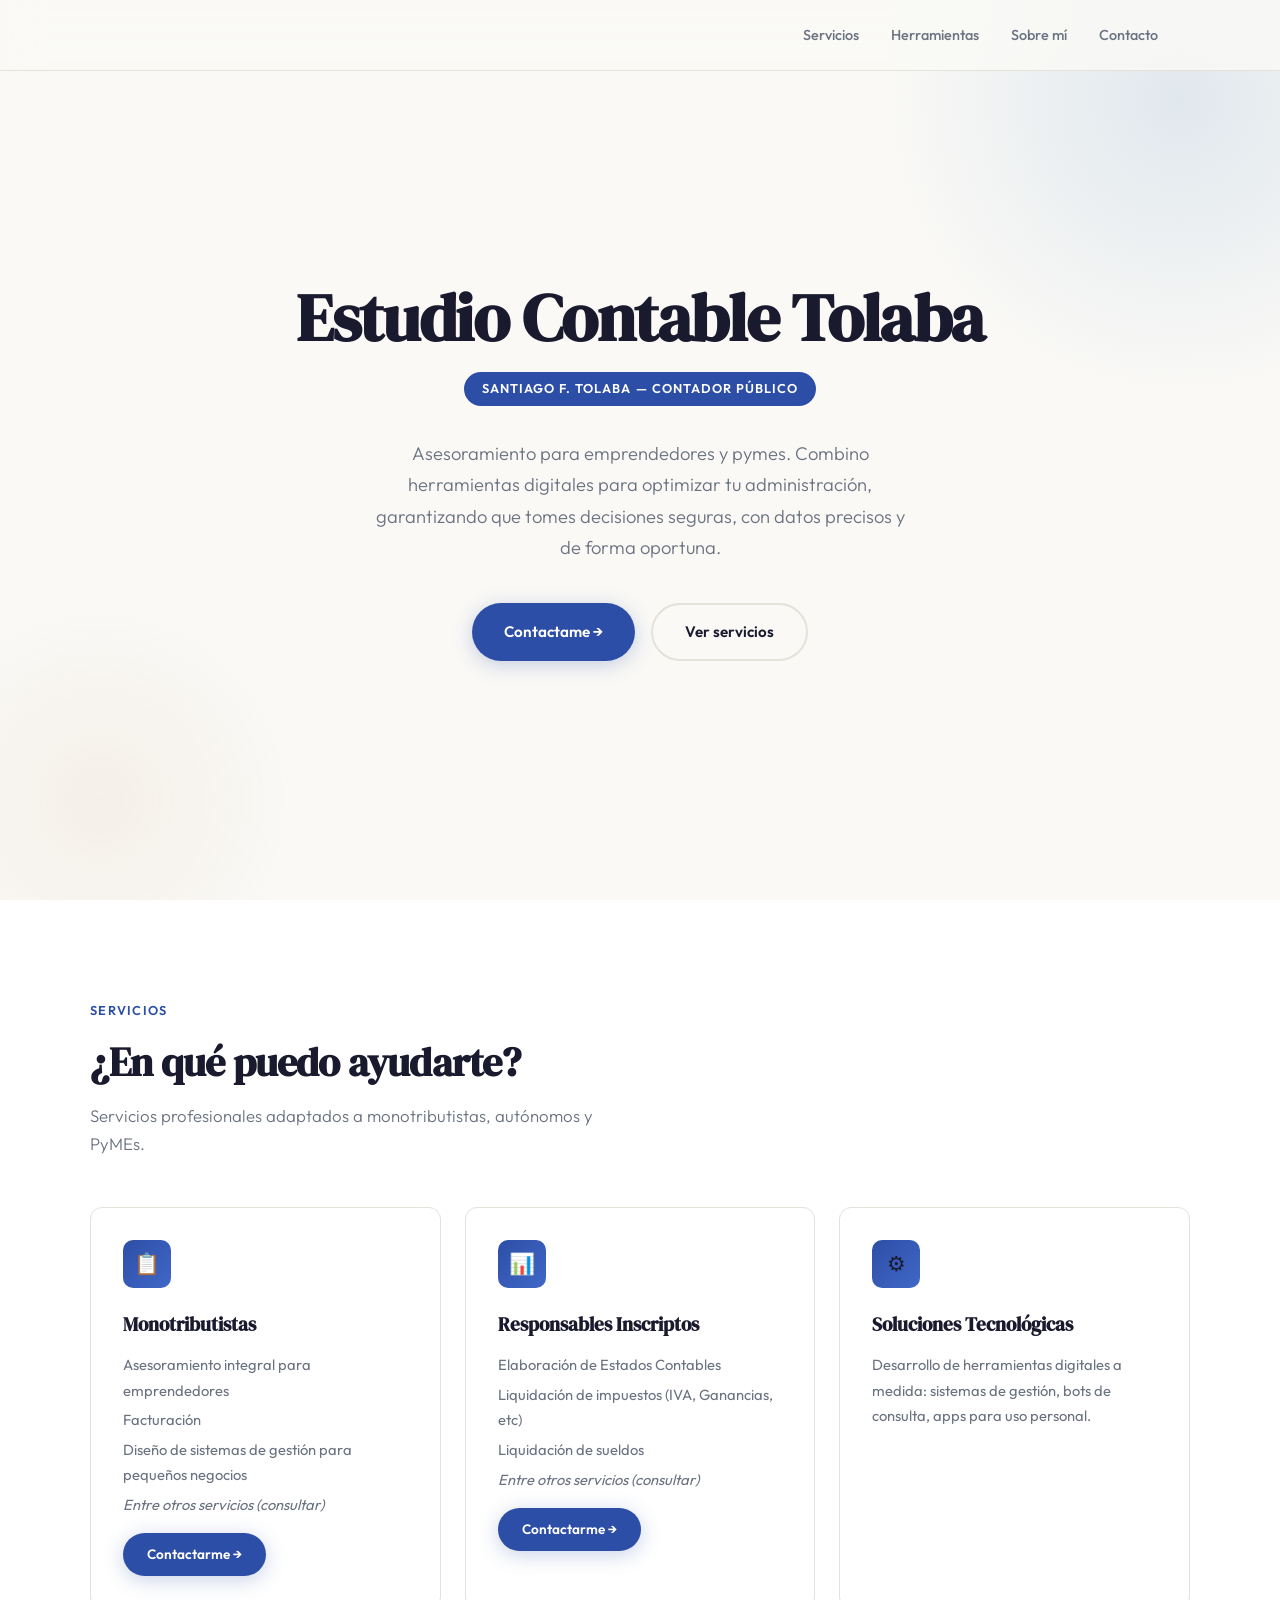
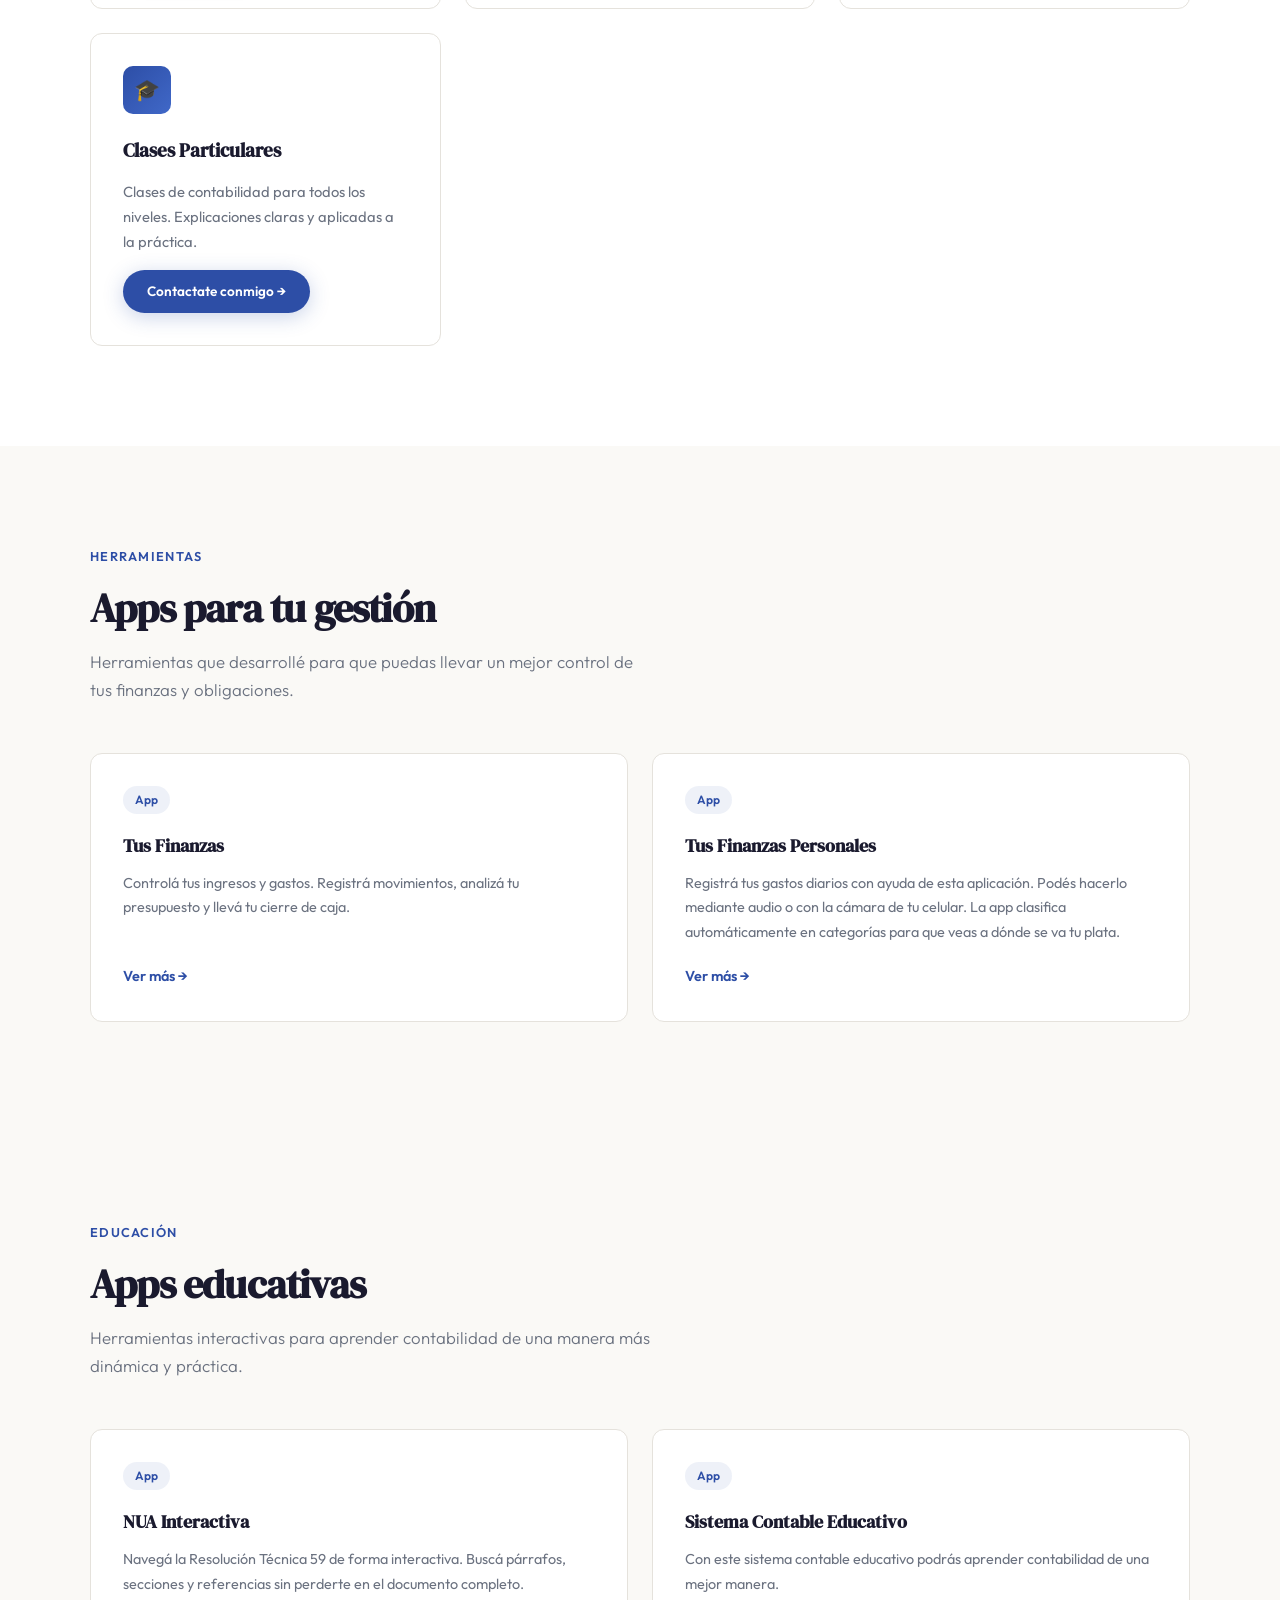
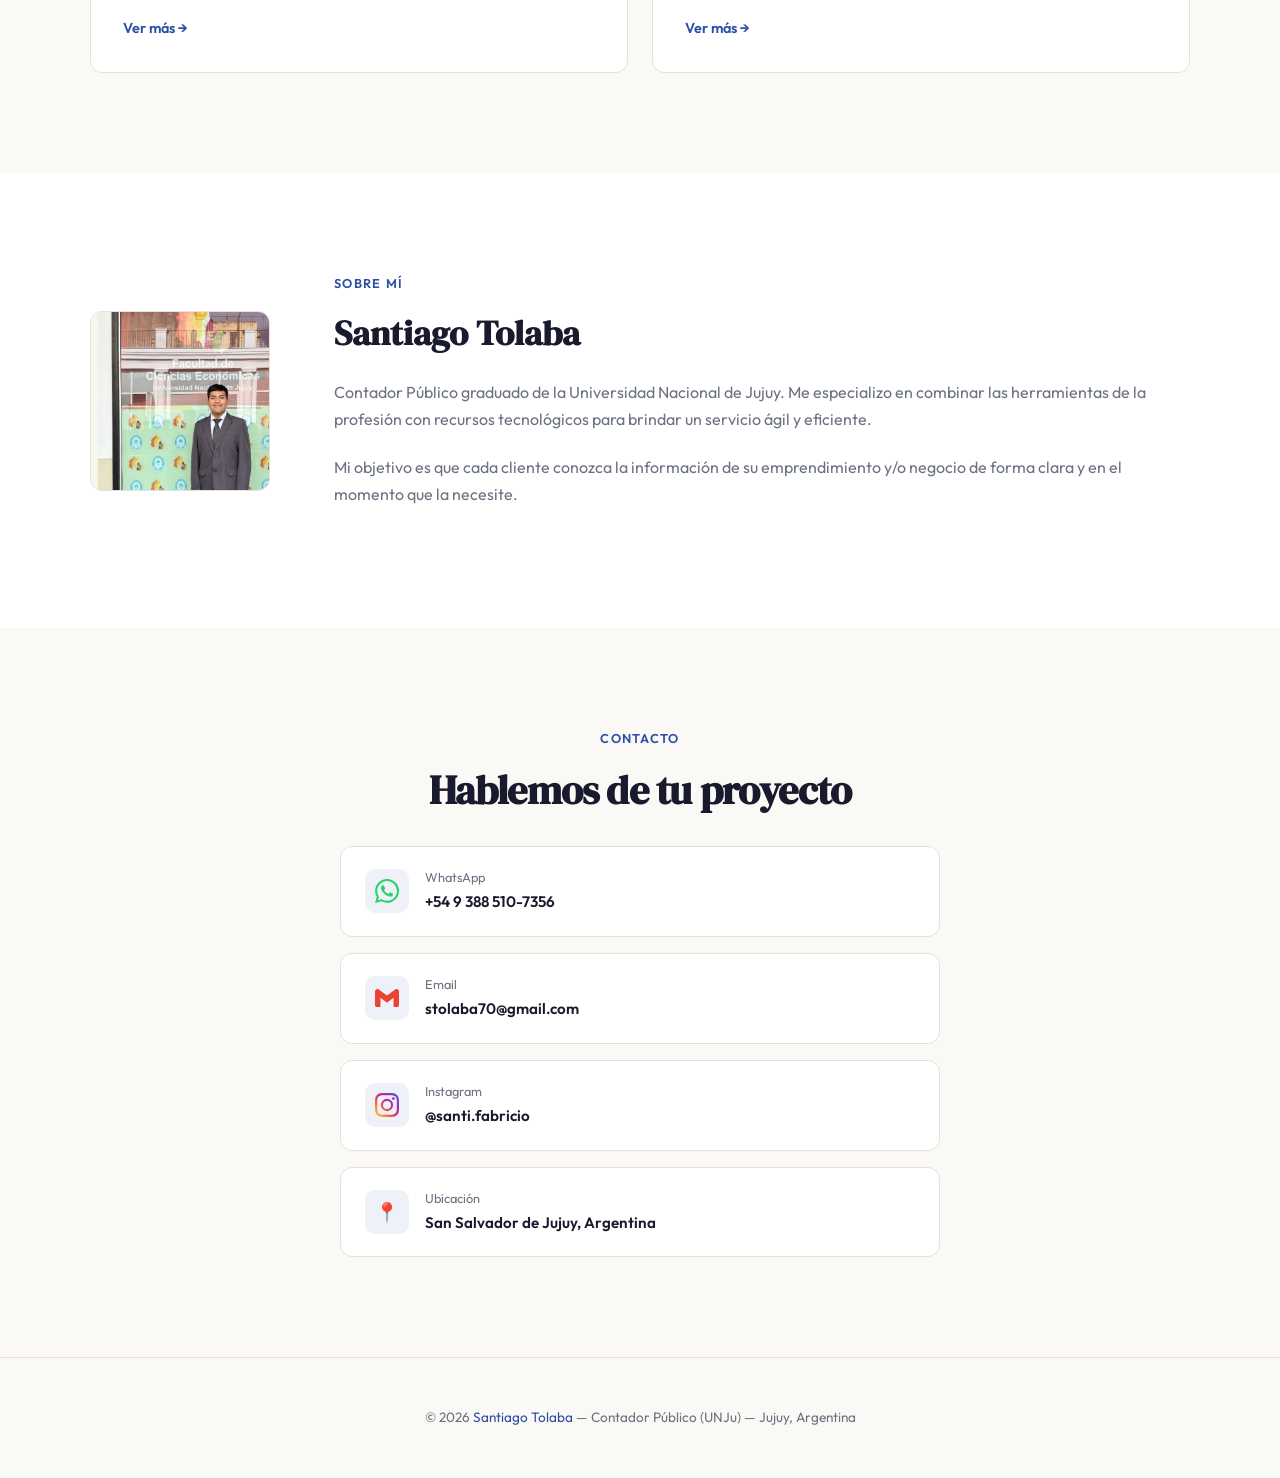
<file: index.html>
<!DOCTYPE html>
<html lang="es">
<head>
    <meta charset="UTF-8">
    <meta name="viewport" content="width=device-width, initial-scale=1.0">
    <meta name="description" content="Contador Público - Santiago Tolaba. Servicios contables, impositivos y tecnológicos en San Salvador de Jujuy.">
    <title>Contador Santiago Tolaba | San Salvador de Jujuy</title>
    <link rel="preconnect" href="https://fonts.googleapis.com">
    <link href="https://fonts.googleapis.com/css2?family=DM+Serif+Display&family=Outfit:wght@300;400;500;600;700&display=swap" rel="stylesheet">
    <style>
        /* ═══════════════════════════════════════════
           VARIABLES Y RESET
           ═══════════════════════════════════════════ */
        :root {
            --color-ink: #1a1a2e;
            --color-paper: #faf9f6;
            --color-accent: #2d4ea6;
            --color-accent-light: #4068c8;
            --color-accent-glow: #95b5d540;
            --color-warm: #b7864b;
            --color-muted: #6b7280;
            --color-border: #e5e2dc;
            --color-card: #ffffff;
            --color-card-hover: #f0f4fd;
            --font-display: 'DM Serif Display', Georgia, serif;
            --font-body: 'Outfit', system-ui, sans-serif;
            --max-width: 1100px;
            --radius: 12px;
        }

        *, *::before, *::after {
            margin: 0;
            padding: 0;
            box-sizing: border-box;
        }

        html {
            scroll-behavior: smooth;
            scroll-padding-top: 80px;
        }

        body {
            font-family: var(--font-body);
            color: var(--color-ink);
            background: var(--color-paper);
            line-height: 1.7;
            font-weight: 400;
            -webkit-font-smoothing: antialiased;
        }

        /* ═══════════════════════════════════════════
           NAVEGACIÓN
           ═══════════════════════════════════════════ */
        nav {
            position: fixed;
            top: 0;
            left: 0;
            right: 0;
            z-index: 100;
            background: rgba(250, 249, 246, 0.85);
            backdrop-filter: blur(20px);
            -webkit-backdrop-filter: blur(20px);
            border-bottom: 1px solid var(--color-border);
            transition: box-shadow 0.3s ease;
        }

        nav.scrolled {
            box-shadow: 0 4px 30px rgba(0,0,0,0.06);
        }

        .nav-inner {
            max-width: var(--max-width);
            margin: 0 auto;
            padding: 0 2rem;
            display: flex;
            align-items: center;
            justify-content: flex-end;
            height: 70px;
        }

        .nav-logo {
            font-family: var(--font-display);
            font-size: 1.25rem;
            color: var(--color-accent);
            text-decoration: none;
            letter-spacing: -0.02em;
        }

        .nav-links {
            display: flex;
            gap: 2rem;
            list-style: none;
        }

        .nav-links a {
            text-decoration: none;
            color: var(--color-muted);
            font-size: 0.9rem;
            font-weight: 500;
            transition: color 0.2s;
            position: relative;
        }

        .nav-links a::after {
            content: '';
            position: absolute;
            bottom: -4px;
            left: 0;
            width: 0;
            height: 2px;
            background: var(--color-accent);
            transition: width 0.3s ease;
        }

        .nav-links a:hover {
            color: var(--color-ink);
        }

        .nav-links a:hover::after {
            width: 100%;
        }

        .nav-toggle {
            display: none;
            background: none;
            border: none;
            cursor: pointer;
            padding: 8px;
        }

        .nav-toggle span {
            display: block;
            width: 22px;
            height: 2px;
            background: var(--color-ink);
            margin: 5px 0;
            transition: all 0.3s;
            border-radius: 2px;
        }

        /* ═══════════════════════════════════════════
           HERO
           ═══════════════════════════════════════════ */
        .hero {
            min-height: 100vh;
            display: flex;
            align-items: center;
            justify-content: center;
            text-align: center;
            padding: 120px 2rem 80px;
            position: relative;
            overflow: hidden;
        }

        .hero::before {
            content: '';
            position: absolute;
            top: -200px;
            right: -200px;
            width: 600px;
            height: 600px;
            background: radial-gradient(circle, var(--color-accent-glow) 0%, transparent 70%);
            pointer-events: none;
        }

        .hero::after {
            content: '';
            position: absolute;
            bottom: -100px;
            left: -100px;
            width: 400px;
            height: 400px;
            background: radial-gradient(circle, rgba(183, 134, 75, 0.08) 0%, transparent 70%);
            pointer-events: none;
        }

        .hero-badge {
            display: inline-block;
            background: var(--color-accent);
            color: white;
            padding: 6px 18px;
            border-radius: 50px;
            font-size: 0.8rem;
            font-weight: 600;
            letter-spacing: 0.08em;
            text-transform: uppercase;
            margin-bottom: 2rem;
            animation: fadeSlideUp 0.8s ease both;
        }

        .hero h1 {
            font-family: var(--font-display);
            font-size: clamp(2.5rem, 6vw, 4.2rem);
            line-height: 1.15;
            color: var(--color-ink);
            margin-bottom: 1.5rem;
            letter-spacing: -0.02em;
            animation: fadeSlideUp 0.8s ease 0.15s both;
        }

        .hero h1 span {
            color: var(--color-accent);
        }

        .hero-subtitle {
            font-size: 1.15rem;
            color: var(--color-muted);
            max-width: 550px;
            margin: 0 auto 2.5rem;
            font-weight: 300;
            animation: fadeSlideUp 0.8s ease 0.3s both;
        }

        .hero-buttons {
            display: flex;
            gap: 1rem;
            justify-content: center;
            flex-wrap: wrap;
            animation: fadeSlideUp 0.8s ease 0.45s both;
        }

        .btn {
            display: inline-flex;
            align-items: center;
            gap: 8px;
            padding: 14px 32px;
            border-radius: 50px;
            font-family: var(--font-body);
            font-size: 0.95rem;
            font-weight: 600;
            text-decoration: none;
            transition: all 0.3s ease;
            cursor: pointer;
            border: none;
        }

        .btn-primary {
            background: var(--color-accent);
            color: white;
            box-shadow: 0 4px 20px rgba(45, 78, 166, 0.25);
        }

        .btn-primary:hover {
            background: var(--color-accent-light);
            transform: translateY(-2px);
            box-shadow: 0 8px 30px rgba(45, 78, 166, 0.3);
        }

        .btn-outline {
            background: transparent;
            color: var(--color-ink);
            border: 2px solid var(--color-border);
        }

        .btn-outline:hover {
            border-color: var(--color-accent);
            color: var(--color-accent);
            transform: translateY(-2px);
        }

        /* ═══════════════════════════════════════════
           SECCIONES GENERALES
           ═══════════════════════════════════════════ */
        section {
            padding: 100px 2rem;
        }

        .container {
            max-width: var(--max-width);
            margin: 0 auto;
        }

        .section-label {
            font-size: 0.8rem;
            font-weight: 600;
            letter-spacing: 0.1em;
            text-transform: uppercase;
            color: var(--color-accent);
            margin-bottom: 1rem;
        }

        .section-title {
            font-family: var(--font-display);
            font-size: clamp(1.8rem, 4vw, 2.5rem);
            line-height: 1.2;
            margin-bottom: 1rem;
            letter-spacing: -0.02em;
        }

        .section-desc {
            color: var(--color-muted);
            max-width: 560px;
            margin-bottom: 3rem;
            font-weight: 300;
            font-size: 1.05rem;
        }

        /* ═══════════════════════════════════════════
           SERVICIOS
           ═══════════════════════════════════════════ */
        #servicios {
            background: var(--color-card);
        }

        .services-grid {
            display: grid;
            grid-template-columns: repeat(auto-fit, minmax(300px, 1fr));
            gap: 1.5rem;
        }

        .service-card {
            padding: 2rem;
            border-radius: var(--radius);
            border: 1px solid var(--color-border);
            transition: all 0.3s ease;
            position: relative;
            overflow: hidden;
        }

        .service-card::before {
            content: '';
            position: absolute;
            top: 0;
            left: 0;
            right: 0;
            height: 3px;
            background: var(--color-accent);
            transform: scaleX(0);
            transform-origin: left;
            transition: transform 0.4s ease;
        }

        .service-card:hover {
            border-color: var(--color-accent-glow);
            background: var(--color-card-hover);
            transform: translateY(-4px);
            box-shadow: 0 12px 40px rgba(0,0,0,0.06);
        }

        .service-card:hover::before {
            transform: scaleX(1);
        }

        .service-icon {
            width: 48px;
            height: 48px;
            border-radius: 10px;
            background: linear-gradient(135deg, var(--color-accent), var(--color-accent-light));
            display: flex;
            align-items: center;
            justify-content: center;
            margin-bottom: 1.25rem;
            font-size: 1.3rem;
        }

        .service-card h3 {
            font-family: var(--font-display);
            font-size: 1.2rem;
            margin-bottom: 0.75rem;
        }

        .service-card p {
            color: var(--color-muted);
            font-size: 0.92rem;
            line-height: 1.7;
        }

        /* ═══════════════════════════════════════════
           HERRAMIENTAS / APPS
           ═══════════════════════════════════════════ */
        .tools-grid {
            display: grid;
            grid-template-columns: repeat(auto-fit, minmax(320px, 1fr));
            gap: 1.5rem;
        }

        .tool-card {
            padding: 2rem;
            border-radius: var(--radius);
            background: var(--color-card);
            border: 1px solid var(--color-border);
            transition: all 0.3s ease;
            display: flex;
            flex-direction: column;
        }

        .tool-card:hover {
            transform: translateY(-4px);
            box-shadow: 0 12px 40px rgba(0,0,0,0.06);
        }

        .tool-tag {
            display: inline-block;
            background: rgba(45, 78, 166, 0.08);
            color: var(--color-accent);
            padding: 4px 12px;
            border-radius: 50px;
            font-size: 0.75rem;
            font-weight: 600;
            margin-bottom: 1rem;
            align-self: flex-start;
        }

        .tool-card h3 {
            font-family: var(--font-display);
            font-size: 1.15rem;
            margin-bottom: 0.6rem;
        }

        .tool-card p {
            color: var(--color-muted);
            font-size: 0.9rem;
            flex-grow: 1;
            margin-bottom: 1.25rem;
        }

        .tool-link {
            color: var(--color-accent);
            font-weight: 600;
            font-size: 0.9rem;
            text-decoration: none;
            display: inline-flex;
            align-items: center;
            gap: 6px;
            transition: gap 0.3s ease;
        }

        .tool-link:hover {
            gap: 10px;
        }

        /* ═══════════════════════════════════════════
           SOBRE MÍ
           ═══════════════════════════════════════════ */
        #sobre-mi {
            background: var(--color-card);
        }

        .about-photo {
            width: 180px;
            height: 180px;
            border-radius: 12px;
            overflow: hidden;
            border: 1px solid var(--color-border);
            flex-shrink: 0;
        }

        .about-photo img {
            width: 100%;
            height: 100%;
            object-fit: cover;
            object-position: top;
        }

        .about-content {
            display: grid;
            grid-template-columns: 180px 1fr;
            gap: 4rem;
            align-items: center;
        }

        .about-image {
            aspect-ratio: 4/5;
            border-radius: var(--radius);
            background: linear-gradient(135deg, var(--color-accent-glow), rgba(183,134,75,0.1));
            display: flex;
            align-items: center;
            justify-content: center;
            font-size: 5rem;
            border: 1px solid var(--color-border);
            position: relative;
            overflow: hidden;
        }

        .about-image::after {
            content: '';
            position: absolute;
            inset: 8px;
            border: 1px solid rgba(45, 78, 166, 0.15);
            border-radius: 8px;
            pointer-events: none;
        }

        .about-text h2 {
            font-family: var(--font-display);
            font-size: clamp(1.6rem, 3vw, 2.2rem);
            margin-bottom: 1.5rem;
            line-height: 1.25;
        }

        .about-text p {
            color: var(--color-muted);
            margin-bottom: 1.25rem;
            font-size: 1rem;
        }

        .about-stats {
            display: flex;
            gap: 2.5rem;
            margin-top: 2rem;
            padding-top: 2rem;
            border-top: 1px solid var(--color-border);
        }

        .stat-item strong {
            display: block;
            font-family: var(--font-display);
            font-size: 1.8rem;
            color: var(--color-accent);
        }

        .stat-item span {
            font-size: 0.85rem;
            color: var(--color-muted);
        }

        /* ═══════════════════════════════════════════
           CONTACTO
           ═══════════════════════════════════════════ */
        .contact-wrapper {
            max-width: 600px;
            margin: 0 auto;
            text-align: center;
        }

        .contact-wrapper .section-desc {
            margin-left: auto;
            margin-right: auto;
        }

        .contact-methods {
            display: flex;
            flex-direction: column;
            gap: 1rem;
            margin-top: 2rem;
        }

        .contact-item {
            display: flex;
            align-items: center;
            gap: 1rem;
            padding: 1.25rem 1.5rem;
            background: var(--color-card);
            border: 1px solid var(--color-border);
            border-radius: var(--radius);
            text-decoration: none;
            color: var(--color-ink);
            transition: all 0.3s ease;
        }

        .contact-item:hover {
            border-color: var(--color-accent);
            transform: translateX(4px);
            box-shadow: 0 4px 20px rgba(0,0,0,0.04);
        }

        .contact-icon {
            width: 44px;
            height: 44px;
            border-radius: 10px;
            background: rgba(45, 78, 166, 0.08);
            display: flex;
            align-items: center;
            justify-content: center;
            flex-shrink: 0;
            font-size: 1.2rem;
        }

        .contact-item-text {
            text-align: left;
        }

        .contact-item-text small {
            display: block;
            color: var(--color-muted);
            font-size: 0.8rem;
        }

        .contact-item-text span {
            font-weight: 600;
            font-size: 0.95rem;
        }

        /* ═══════════════════════════════════════════
           MODAL FORMULARIO
           ═══════════════════════════════════════════ */
        .modal-overlay {
            display: none;
            position: fixed;
            inset: 0;
            background: rgba(0,0,0,0.5);
            backdrop-filter: blur(4px);
            z-index: 200;
            align-items: center;
            justify-content: center;
            padding: 2rem;
        }

        .modal-overlay.active {
            display: flex;
        }

        .modal-box {
            background: var(--color-card);
            border-radius: var(--radius);
            max-width: 500px;
            width: 100%;
            padding: 2.5rem;
            position: relative;
            box-shadow: 0 20px 60px rgba(0,0,0,0.15);
            max-height: 90vh;
            overflow-y: auto;
        }

        .modal-close {
            position: absolute;
            top: 1rem;
            right: 1rem;
            background: none;
            border: none;
            font-size: 1.5rem;
            cursor: pointer;
            color: var(--color-muted);
            width: 36px;
            height: 36px;
            display: flex;
            align-items: center;
            justify-content: center;
            border-radius: 50%;
            transition: background 0.2s;
        }

        .modal-close:hover {
            background: rgba(0,0,0,0.05);
        }

        .modal-box h3 {
            font-family: var(--font-display);
            font-size: 1.4rem;
            margin-bottom: 0.5rem;
        }

        .modal-box .modal-subtitle {
            color: var(--color-muted);
            font-size: 0.9rem;
            margin-bottom: 2rem;
        }

        .form-group {
            margin-bottom: 1.25rem;
        }

        .form-group label {
            display: block;
            font-weight: 600;
            font-size: 0.85rem;
            margin-bottom: 0.4rem;
            color: var(--color-ink);
        }

        .form-group input,
        .form-group textarea {
            width: 100%;
            padding: 12px 14px;
            border: 1px solid var(--color-border);
            border-radius: 8px;
            font-family: var(--font-body);
            font-size: 0.95rem;
            color: var(--color-ink);
            background: var(--color-paper);
            transition: border-color 0.2s;
            outline: none;
        }

        .form-group input:focus,
        .form-group textarea:focus {
            border-color: var(--color-accent);
        }

        .form-group input::placeholder,
        .form-group textarea::placeholder {
            color: #b0b0b0;
        }

        .form-group textarea {
            resize: vertical;
            min-height: 80px;
        }

        .btn-submit {
            width: 100%;
            margin-top: 0.5rem;
        }

        .form-success {
            display: none;
            text-align: center;
            padding: 2rem 0;
        }

        .form-success .check-icon {
            font-size: 3rem;
            margin-bottom: 1rem;
        }

        .form-success h3 {
            margin-bottom: 0.5rem;
        }

        .form-success p {
            color: var(--color-muted);
        }

        /* ═══════════════════════════════════════════
           FOOTER
           ═══════════════════════════════════════════ */
        footer {
            text-align: center;
            padding: 3rem 2rem;
            border-top: 1px solid var(--color-border);
            color: var(--color-muted);
            font-size: 0.85rem;
        }

        footer span {
            color: var(--color-accent);
        }

        /* ═══════════════════════════════════════════
           ANIMACIONES
           ═══════════════════════════════════════════ */
        @keyframes fadeSlideUp {
            from {
                opacity: 0;
                transform: translateY(30px);
            }
            to {
                opacity: 1;
                transform: translateY(0);
            }
        }



        /* ═══════════════════════════════════════════
           RESPONSIVE
           ═══════════════════════════════════════════ */
        @media (max-width: 768px) {
            .nav-links {
                display: none;
                position: absolute;
                top: 70px;
                left: 0;
                right: 0;
                background: rgba(250, 249, 246, 0.98);
                backdrop-filter: blur(20px);
                flex-direction: column;
                padding: 1.5rem 2rem;
                gap: 1.25rem;
                border-bottom: 1px solid var(--color-border);
            }

            .nav-links.open {
                display: flex;
            }

            .nav-toggle {
                display: block;
            }

            .about-photo {
            width: 180px;
            height: 180px;
            border-radius: 12px;
            overflow: hidden;
            border: 1px solid var(--color-border);
            flex-shrink: 0;
        }

        .about-photo img {
            width: 100%;
            height: 100%;
            object-fit: cover;
            object-position: top;
        }

        .about-content {
                grid-template-columns: 180px 1fr;
                gap: 2rem;
            }

            .about-image {
                max-height: 300px;
            }

            .about-content {
                grid-template-columns: 1fr;
            }

            .about-photo {
                width: 140px;
                height: 140px;
                margin: 0 auto;
            }

            section {
                padding: 70px 1.5rem;
            }

            .services-grid,
            .tools-grid {
                grid-template-columns: 180px 1fr;
            }
        }
    </style>
</head>
<body>

    <!-- ═══════════ NAVEGACIÓN ═══════════ -->
    <nav>
        <div class="nav-inner">
            
            <ul class="nav-links" id="navLinks">
                <li><a href="#servicios">Servicios</a></li>
                <li><a href="#herramientas">Herramientas</a></li>
                <li><a href="#sobre-mi">Sobre mí</a></li>
                <li><a href="#contacto">Contacto</a></li>
            </ul>
            <button class="nav-toggle" id="navToggle" aria-label="Menú">
                <span></span>
                <span></span>
                <span></span>
            </button>
        </div>
    </nav>

    <!-- ═══════════ HERO ═══════════ -->
    <section class="hero">
        <div>
            <h1 style="font-family:var(--font-display);font-size:clamp(2.5rem,6vw,4.2rem);line-height:1.15;letter-spacing:-0.02em;margin-bottom:1rem;">Estudio Contable Tolaba</h1>
            <div class="hero-badge">Santiago F. Tolaba — Contador Público</div>
            
            <p class="hero-subtitle">
                Asesoramiento para emprendedores y pymes. Combino herramientas digitales para optimizar tu administración, garantizando que tomes decisiones seguras, con datos precisos y de forma oportuna.
            </p>
            <div class="hero-buttons">
                <a href="#contacto" class="btn btn-primary">Contactame →</a>
                <a href="#servicios" class="btn btn-outline">Ver servicios</a>
            </div>
        </div>
    </section>

    <!-- ═══════════ SERVICIOS ═══════════ -->
    <section id="servicios">
        <div class="container">
            <div class="section-label">Servicios</div>
            <h2 class="section-title">¿En qué puedo ayudarte?</h2>
            <p class="section-desc">
                Servicios profesionales adaptados a monotributistas, autónomos y PyMEs.
            </p>
            <div class="services-grid">
                <div class="service-card">
                    <div class="service-icon">📋</div>
                    <h3>Monotributistas</h3>
                    <p style="margin-bottom:0.3rem;">Asesoramiento integral para emprendedores</p>
                    <p style="margin-bottom:0.3rem;">Facturación</p>
                    <p style="margin-bottom:0.3rem;">Diseño de sistemas de gestión para pequeños negocios</p>
                    <p style="margin-bottom:1rem;font-style:italic;">Entre otros servicios (consultar)</p>
                    <a href="#contacto" class="btn btn-primary" style="padding:10px 24px;font-size:0.85rem;">Contactarme →</a>
                </div>
                <div class="service-card">
                    <div class="service-icon">📊</div>
                    <h3>Responsables Inscriptos</h3>
                    <p style="margin-bottom:0.3rem;">Elaboración de Estados Contables</p>
                    <p style="margin-bottom:0.3rem;">Liquidación de impuestos (IVA, Ganancias, etc)</p>
                    <p style="margin-bottom:0.3rem;">Liquidación de sueldos</p>
                    <p style="margin-bottom:1rem;font-style:italic;">Entre otros servicios (consultar)</p>
                    <a href="#contacto" class="btn btn-primary" style="padding:10px 24px;font-size:0.85rem;">Contactarme →</a>
                </div>
                <div class="service-card">
                    <div class="service-icon">⚙️</div>
                    <h3>Soluciones Tecnológicas</h3>
                    <p>Desarrollo de herramientas digitales a medida: sistemas de gestión, bots de consulta, apps para uso personal.</p>
                </div>
                <div class="service-card">
                    <div class="service-icon">🎓</div>
                    <h3>Clases Particulares</h3>
                    <p>Clases de contabilidad para todos los niveles. Explicaciones claras y aplicadas a la práctica.</p>
                    <a href="#clases-form" class="btn btn-primary" style="margin-top:1rem;padding:10px 24px;font-size:0.85rem;">Contactate conmigo →</a>
                </div>
            </div>
        </div>
    </section>

    <!-- ═══════════ HERRAMIENTAS ═══════════ -->
    <section id="herramientas">
        <div class="container">
            <div class="section-label">Herramientas</div>
            <h2 class="section-title">Apps para tu gestión</h2>
            <p class="section-desc">
                Herramientas que desarrollé para que puedas llevar un mejor control de tus finanzas y obligaciones.
            </p>
            <div class="tools-grid">
                <div class="tool-card">
                    <span class="tool-tag">App</span>
                    <h3>Tus Finanzas</h3>
                    <p>Controlá tus ingresos y gastos. Registrá movimientos, analizá tu presupuesto y llevá tu cierre de caja.</p>
                    <a href="app-tus-finanzas.html" target="_blank" class="tool-link">Ver más →</a>
                </div>
                <div class="tool-card">
                    <span class="tool-tag">App</span>
                    <h3>Tus Finanzas Personales</h3>
                    <p>Registrá tus gastos diarios con ayuda de esta aplicación. Podés hacerlo mediante audio o con la cámara de tu celular. La app clasifica automáticamente en categorías para que veas a dónde se va tu plata.</p>
                    <a href="app-tus-finanzas-personales.html" target="_blank" class="tool-link">Ver más →</a>
                </div>
            </div>
        </div>
    </section>

    <!-- ═══════════ APPS EDUCATIVAS ═══════════ -->
    <section id="apps-educativas">
        <div class="container">
            <div class="section-label">Educación</div>
            <h2 class="section-title">Apps educativas</h2>
            <p class="section-desc">
                Herramientas interactivas para aprender contabilidad de una manera más dinámica y práctica.
            </p>
            <div class="tools-grid">
                <div class="tool-card">
                    <span class="tool-tag">App</span>
                    <h3>NUA Interactiva</h3>
                    <p>Navegá la Resolución Técnica 59 de forma interactiva. Buscá párrafos, secciones y referencias sin perderte en el documento completo.</p>
                    <a href="app-consulta-rt59.html" target="_blank" class="tool-link">Ver más →</a>
                </div>
                <div class="tool-card">
                    <span class="tool-tag">App</span>
                    <h3>Sistema Contable Educativo</h3>
                    <p>Con este sistema contable educativo podrás aprender contabilidad de una mejor manera.</p>
                    <a href="app-sistema-contable-educativo.html" target="_blank" class="tool-link">Ver más →</a>
                </div>
            </div>
        </div>
    </section>

    <!-- ═══════════ SOBRE MÍ ═══════════ -->
    <section id="sobre-mi">
        <div class="container">
            <div class="about-content">
                <div class="about-photo">
                    <img src="foto-santiago.jpg" alt="Santiago Tolaba">
                </div>
                <div class="about-text">
                    <div class="section-label">Sobre mí</div>
                    <h2 >Santiago Tolaba</h2>
                    <p >
                        Contador Público graduado de la Universidad Nacional de Jujuy. Me especializo en combinar las herramientas de la profesión con recursos tecnológicos para brindar un servicio ágil y eficiente.
                    </p>
                    <p >
                        Mi objetivo es que cada cliente conozca la información de su emprendimiento y/o negocio de forma clara y en el momento que la necesite.
                    </p>

                </div>
            </div>
        </div>
    </section>

    <!-- ═══════════ CONTACTO ═══════════ -->
    <section id="contacto">
        <div class="container">
            <div class="contact-wrapper">
                <div class="section-label">Contacto</div>
                <h2 class="section-title">Hablemos de tu proyecto</h2>
                
                <div class="contact-methods">
                    <a href="https://wa.me/5493885107356" class="contact-item" target="_blank">
                        <div class="contact-icon"><svg viewBox="0 0 24 24" width="24" height="24" fill="#25D366"><path d="M17.472 14.382c-.297-.149-1.758-.867-2.03-.967-.273-.099-.471-.148-.67.15-.197.297-.767.966-.94 1.164-.173.199-.347.223-.644.075-.297-.15-1.255-.463-2.39-1.475-.883-.788-1.48-1.761-1.653-2.059-.173-.297-.018-.458.13-.606.134-.133.298-.347.446-.52.149-.174.198-.298.298-.497.099-.198.05-.371-.025-.52-.075-.149-.669-1.612-.916-2.207-.242-.579-.487-.5-.669-.51-.173-.008-.371-.01-.57-.01-.198 0-.52.074-.792.372-.272.297-1.04 1.016-1.04 2.479 0 1.462 1.065 2.875 1.213 3.074.149.198 2.096 3.2 5.077 4.487.709.306 1.262.489 1.694.625.712.227 1.36.195 1.871.118.571-.085 1.758-.719 2.006-1.413.248-.694.248-1.289.173-1.413-.074-.124-.272-.198-.57-.347m-5.421 7.403h-.004a9.87 9.87 0 01-5.031-1.378l-.361-.214-3.741.982.998-3.648-.235-.374a9.86 9.86 0 01-1.51-5.26c.001-5.45 4.436-9.884 9.888-9.884 2.64 0 5.122 1.03 6.988 2.898a9.825 9.825 0 012.893 6.994c-.003 5.45-4.437 9.884-9.885 9.884m8.413-18.297A11.815 11.815 0 0012.05 0C5.495 0 .16 5.335.157 11.892c0 2.096.547 4.142 1.588 5.945L.057 24l6.305-1.654a11.882 11.882 0 005.683 1.448h.005c6.554 0 11.89-5.335 11.893-11.893a11.821 11.821 0 00-3.48-8.413z"/></svg></div>
                        <div class="contact-item-text">
                            <small>WhatsApp</small>
                            <span>+54 9 388 510-7356</span>
                        </div>
                    </a>
                    <a href="mailto:stolaba70@gmail.com" class="contact-item">
                        <div class="contact-icon"><svg viewBox="0 0 24 24" width="24" height="24"><path fill="#EA4335" d="M24 5.457v13.909c0 .904-.732 1.636-1.636 1.636h-3.819V11.73L12 16.64l-6.545-4.91v9.273H1.636A1.636 1.636 0 010 19.366V5.457c0-2.023 2.309-3.178 3.927-1.964L5.455 4.64 12 9.548l6.545-4.91 1.528-1.145C21.69 2.28 24 3.434 24 5.457z"/></svg></div>
                        <div class="contact-item-text">
                            <small>Email</small>
                            <span>stolaba70@gmail.com</span>
                        </div>
                    </a>
                    <a href="https://www.instagram.com/santi.fabricio/" class="contact-item" target="_blank">
                        <div class="contact-icon"><svg viewBox="0 0 24 24" width="24" height="24"><defs><linearGradient id="ig" x1="0%" y1="100%" x2="100%" y2="0%"><stop offset="0%" stop-color="#feda75"/><stop offset="25%" stop-color="#fa7e1e"/><stop offset="50%" stop-color="#d62976"/><stop offset="75%" stop-color="#962fbf"/><stop offset="100%" stop-color="#4f5bd5"/></linearGradient></defs><path fill="url(#ig)" d="M12 2.163c3.204 0 3.584.012 4.85.07 3.252.148 4.771 1.691 4.919 4.919.058 1.265.069 1.645.069 4.849 0 3.205-.012 3.584-.069 4.849-.149 3.225-1.664 4.771-4.919 4.919-1.266.058-1.644.07-4.85.07-3.204 0-3.584-.012-4.849-.07-3.26-.149-4.771-1.699-4.919-4.92-.058-1.265-.07-1.644-.07-4.849 0-3.204.013-3.583.07-4.849.149-3.227 1.664-4.771 4.919-4.919 1.266-.057 1.645-.069 4.849-.069zM12 0C8.741 0 8.333.014 7.053.072 2.695.272.273 2.69.073 7.052.014 8.333 0 8.741 0 12c0 3.259.014 3.668.072 4.948.2 4.358 2.618 6.78 6.98 6.98C8.333 23.986 8.741 24 12 24c3.259 0 3.668-.014 4.948-.072 4.354-.2 6.782-2.618 6.979-6.98.059-1.28.073-1.689.073-4.948 0-3.259-.014-3.667-.072-4.947-.196-4.354-2.617-6.78-6.979-6.98C15.668.014 15.259 0 12 0zm0 5.838a6.162 6.162 0 100 12.324 6.162 6.162 0 000-12.324zM12 16a4 4 0 110-8 4 4 0 010 8zm6.406-11.845a1.44 1.44 0 100 2.881 1.44 1.44 0 000-2.881z"/></svg></div>
                        <div class="contact-item-text">
                            <small>Instagram</small>
                            <span>@santi.fabricio</span>
                        </div>
                    </a>
                    <div class="contact-item">
                        <div class="contact-icon">📍</div>
                        <div class="contact-item-text">
                            <small>Ubicación</small>
                            <span>San Salvador de Jujuy, Argentina</span>
                        </div>
                    </div>
                </div>
            </div>
        </div>
    </section>

    <!-- ═══════════ MODAL CLASES ═══════════ -->
    <div class="modal-overlay" id="clasesModal">
        <div class="modal-box">
            <button class="modal-close" id="modalClose">✕</button>
            <div id="formContent">
                <h3>🎓 Clases Particulares</h3>
                <p class="modal-subtitle">Completa el formulario y me pongo en contacto con vos.</p>
                <div class="form-group">
                    <label>Institución</label>
                    <input type="text" id="fInstitucion" placeholder="Universidad, colegio, instituto...">
                </div>
                <div class="form-group">
                    <label>Materia</label>
                    <input type="text" id="fMateria" placeholder="Ej: Contabilidad I">
                </div>
                <div class="form-group">
                    <label>Año</label>
                    <input type="text" id="fAnio" placeholder="Ej: 2do año">
                </div>
                <div class="form-group">
                    <label>¿Qué tipo de preparación necesitás?</label>
                    <textarea id="fPreparacion" placeholder="Examen final, Examen parcial..."></textarea>
                </div>
                <div class="form-group">
                    <label>Teléfono de contacto</label>
                    <input type="tel" id="fTelefono" placeholder="Ej: 388 1234567">
                </div>
                <button class="btn btn-primary btn-submit" id="btnEnviar">Enviar consulta →</button>
            </div>
            <div class="form-success" id="formSuccess">
                <div class="check-icon">✅</div>
                <h3>¡Consulta enviada!</h3>
                <p>Me voy a comunicar con vos a la brevedad.</p>
            </div>
        </div>
    </div>

    <!-- ═══════════ FOOTER ═══════════ -->
    <footer>
        <p>© 2026 <span>Santiago Tolaba</span> — Contador Público (UNJu) — Jujuy, Argentina</p>
    </footer>

    <script>
        var navToggle = document.getElementById('navToggle');
        var navLinks = document.getElementById('navLinks');
        navToggle.addEventListener('click', function() { navLinks.classList.toggle('open'); });
        navLinks.querySelectorAll('a').forEach(function(link) {
            link.addEventListener('click', function() { navLinks.classList.remove('open'); });
        });
        var nav = document.querySelector('nav');
        window.addEventListener('scroll', function() {
            nav.classList.toggle('scrolled', window.scrollY > 50);
        });
        var modal = document.getElementById('clasesModal');
        var modalClose = document.getElementById('modalClose');
        var btnEnviar = document.getElementById('btnEnviar');
        document.querySelector('a[href="#clases-form"]').addEventListener('click', function(e) {
            e.preventDefault();
            modal.classList.add('active');
            document.body.style.overflow = 'hidden';
        });
        function cerrarModal() {
            modal.classList.remove('active');
            document.body.style.overflow = '';
        }
        modalClose.addEventListener('click', cerrarModal);
        modal.addEventListener('click', function(e) {
            if (e.target === modal) cerrarModal();
        });
        btnEnviar.addEventListener('click', function() {
            var institucion = document.getElementById('fInstitucion').value.trim();
            var materia = document.getElementById('fMateria').value.trim();
            var anio = document.getElementById('fAnio').value.trim();
            var preparacion = document.getElementById('fPreparacion').value.trim();
            var telefono = document.getElementById('fTelefono').value.trim();
            if (!materia || !telefono) {
                alert('Por favor completá al menos la materia y tu teléfono.');
                return;
            }
            var mensaje = 'Hola Santiago! Te contacto por las clases particulares:%0A' +
                '*Institución:* ' + institucion + '%0A' +
                '*Materia:* ' + materia + '%0A' +
                '*Año:* ' + anio + '%0A' +
                '*Preparación:* ' + preparacion + '%0A' +
                '*Mi teléfono:* ' + telefono;
            window.open('https://wa.me/5493885107356?text=' + mensaje, '_blank');
            document.getElementById('formContent').style.display = 'none';
            document.getElementById('formSuccess').style.display = 'block';
            setTimeout(cerrarModal, 2500);
        });
    </script>
</body>
</html>
</file>
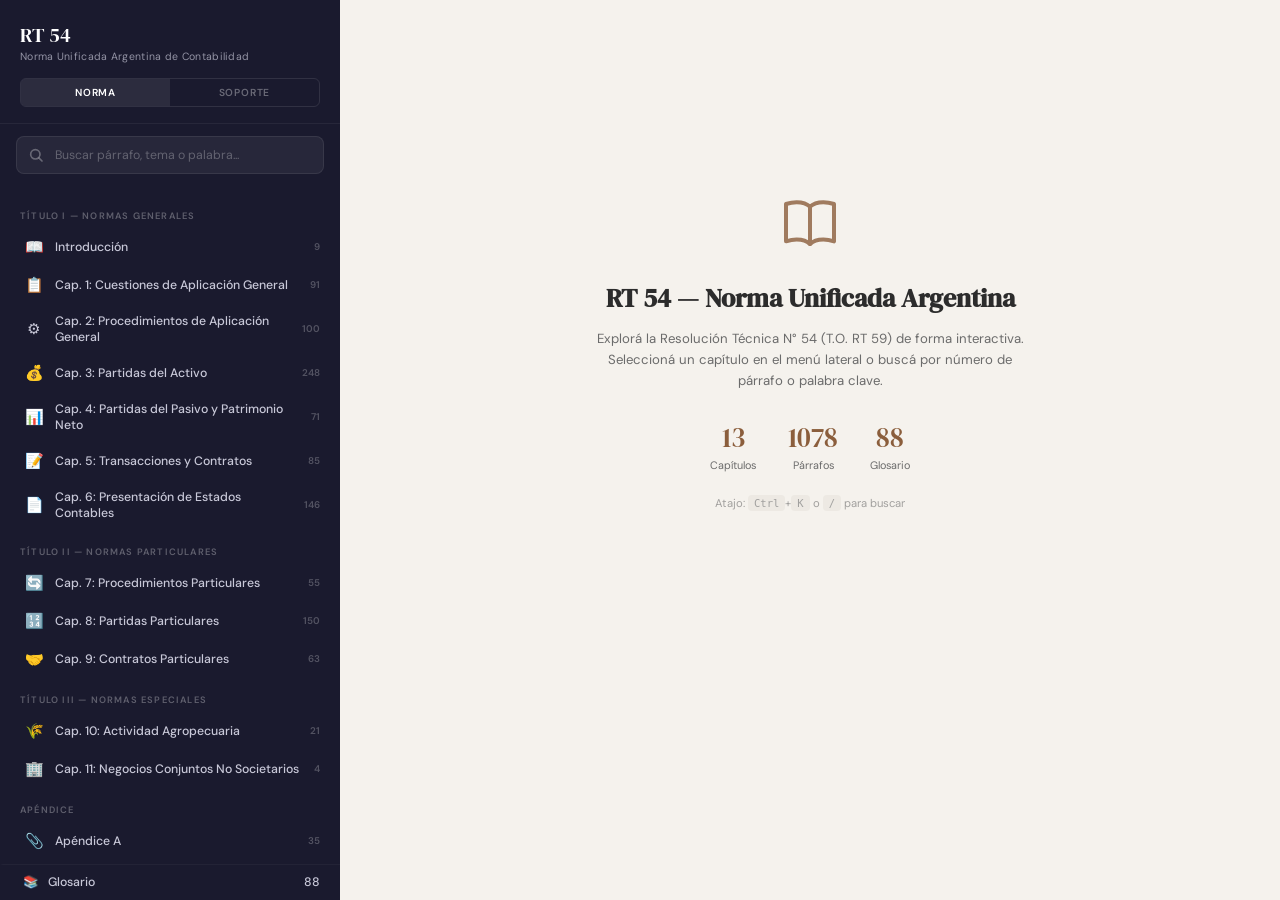
<file: nua/index.html>
<!DOCTYPE html>
<html lang="es">
<head>
<meta charset="UTF-8">
<meta name="viewport" content="width=device-width, initial-scale=1.0">
<title>RT 54 — Norma Unificada Argentina de Contabilidad</title>
<link href="https://fonts.googleapis.com/css2?family=DM+Sans:ital,wght@0,400;0,500;0,600;0,700;1,400&family=DM+Serif+Display&display=swap" rel="stylesheet">
<link rel="stylesheet" href="style.css">
</head>
<body>
<div class="mobile-header">
  <button class="hamburger" onclick="toggleSidebar()">&#9776;</button>
  <span class="mh-title">RT 54 — NUA</span>
</div>
<div class="overlay" id="overlay" onclick="toggleSidebar()"></div>

<aside class="sidebar" id="sidebar">
  <div class="sidebar-header">
    <div class="sidebar-brand">RT 54 <small>Norma Unificada Argentina de Contabilidad</small></div>
    <div class="sidebar-tabs">
      <button class="sidebar-tab active" id="tabNorma" onclick="switchTab('norma')">NORMA</button>
      <button class="sidebar-tab" id="tabSoporte" onclick="switchTab('soporte')">SOPORTE</button>
    </div>
  </div>
  <div class="search-box">
    <div class="search-wrap">
      <svg viewBox="0 0 24 24" fill="none" stroke="currentColor" stroke-width="2.5" stroke-linecap="round"><circle cx="11" cy="11" r="7"/><path d="m21 21-4.35-4.35"/></svg>
      <input type="text" class="search-input" id="searchInput" placeholder="Buscar párrafo, tema o palabra..." oninput="handleSearch(this.value)" autocomplete="off">
    </div>
  </div>
  <nav class="sidebar-nav" id="sidebarNav"></nav>
  <div class="search-results" id="searchResults"></div>
</aside>

<main class="main" id="mainContent">
  <div class="main-inner" id="mainInner"></div>
</main>

<button class="back-top" id="backTop" onclick="document.getElementById('mainContent').scrollTo({top:0,behavior:'smooth'})">&#8593;</button>

<button class="back-para" id="backPara" onclick="goBackPara()">
  <svg width="16" height="16" viewBox="0 0 24 24" fill="none" stroke="currentColor" stroke-width="2.5" stroke-linecap="round" stroke-linejoin="round"><path d="M19 12H5"/><path d="m12 19-7-7 7-7"/></svg>
  <span class="bp-label">Volver al</span> <span id="backParaNum"></span>
</button>

<script src="script.js"></script>
</body>
</html>
</file>
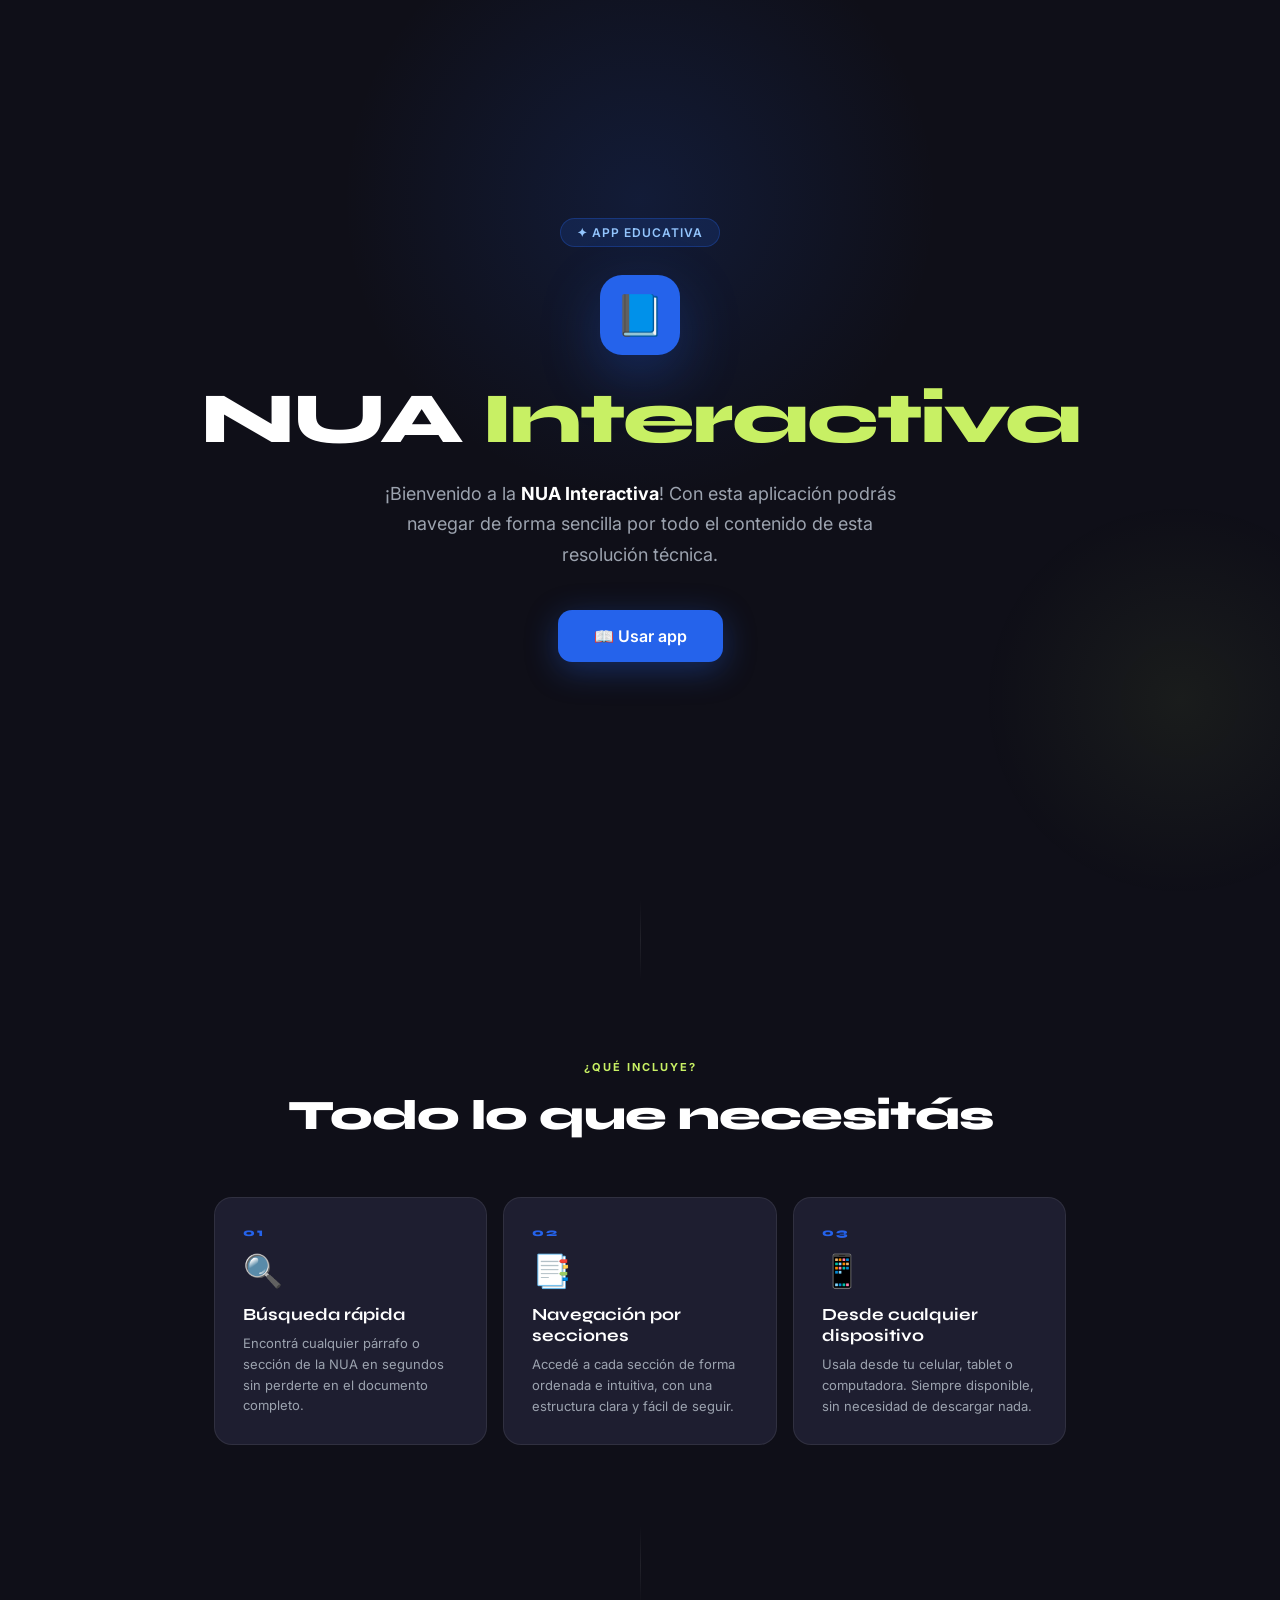
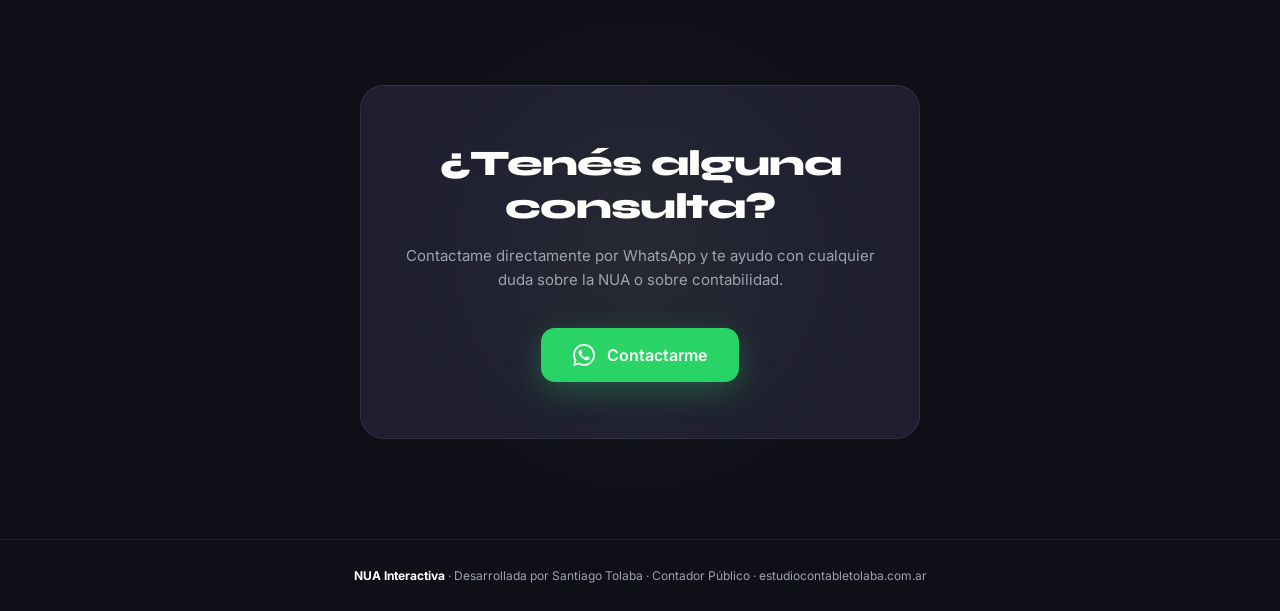
<file: app-consulta-rt59.html>
<!DOCTYPE html>
<html lang="es">
<head>
<meta charset="UTF-8">
<meta name="viewport" content="width=device-width, initial-scale=1.0">
<title>NUA Interactiva – Santiago Tolaba</title>
<link href="https://fonts.googleapis.com/css2?family=Syne:wght@400;600;700;800&family=Inter:wght@300;400;500;600&display=swap" rel="stylesheet">
<style>
  :root {
    --dark: #0f0f18;
    --dark2: #1a1a2e;
    --accent: #2563eb;
    --accent2: #c8f064;
    --surface: #1e1e30;
    --border: rgba(255,255,255,0.08);
    --muted: #9ca3af;
    --white: #ffffff;
  }

  * { margin:0; padding:0; box-sizing:border-box; }

  body {
    font-family: 'Inter', sans-serif;
    background: var(--dark);
    color: var(--white);
    min-height: 100vh;
    overflow-x: hidden;
  }

  /* ── HERO ── */
  .hero {
    min-height: 100vh;
    display: flex;
    flex-direction: column;
    align-items: center;
    justify-content: center;
    padding: 60px 24px 80px;
    text-align: center;
    position: relative;
    overflow: hidden;
  }

  .hero::before {
    content: '';
    position: absolute;
    width: 600px; height: 600px;
    background: radial-gradient(circle, rgba(37,99,235,0.15) 0%, transparent 70%);
    top: -100px; left: 50%;
    transform: translateX(-50%);
    pointer-events: none;
  }

  .hero::after {
    content: '';
    position: absolute;
    width: 400px; height: 400px;
    background: radial-gradient(circle, rgba(200,240,100,0.06) 0%, transparent 70%);
    bottom: 0; right: -100px;
    pointer-events: none;
  }

  .badge {
    display: inline-flex;
    align-items: center;
    gap: 8px;
    background: rgba(37,99,235,0.15);
    border: 1px solid rgba(37,99,235,0.3);
    border-radius: 100px;
    padding: 6px 16px;
    font-size: 12px;
    font-weight: 600;
    color: #93c5fd;
    letter-spacing: 1px;
    text-transform: uppercase;
    margin-bottom: 28px;
    animation: fadeUp 0.6s ease both;
  }

  .hero-icon {
    width: 80px; height: 80px;
    background: var(--accent);
    border-radius: 22px;
    display: flex; align-items: center; justify-content: center;
    font-size: 40px;
    margin: 0 auto 28px;
    animation: fadeUp 0.6s ease 0.1s both;
    box-shadow: 0 20px 60px rgba(37,99,235,0.3);
  }

  h1 {
    font-family: 'Syne', sans-serif;
    font-size: clamp(40px, 8vw, 72px);
    font-weight: 800;
    letter-spacing: -2px;
    line-height: 1;
    margin-bottom: 24px;
    animation: fadeUp 0.6s ease 0.2s both;
  }

  h1 span { color: var(--accent2); }

  .hero-desc {
    font-size: clamp(15px, 2.5vw, 18px);
    color: var(--muted);
    line-height: 1.7;
    max-width: 520px;
    margin: 0 auto 40px;
    animation: fadeUp 0.6s ease 0.3s both;
  }

  .hero-desc strong { color: var(--white); }

  .btn-usar {
    display: inline-flex;
    align-items: center;
    gap: 10px;
    background: var(--accent);
    color: white;
    text-decoration: none;
    padding: 16px 36px;
    border-radius: 14px;
    font-size: 16px;
    font-weight: 600;
    font-family: 'Inter', sans-serif;
    transition: transform 0.2s, box-shadow 0.2s;
    box-shadow: 0 8px 32px rgba(37,99,235,0.35);
    animation: fadeUp 0.6s ease 0.4s both;
  }

  .btn-usar:hover {
    transform: translateY(-2px);
    box-shadow: 0 12px 40px rgba(37,99,235,0.5);
  }

  /* ── FUNCIONES ── */
  .funciones {
    padding: 80px 24px;
    max-width: 900px;
    margin: 0 auto;
  }

  .section-label {
    font-size: 11px;
    font-weight: 700;
    text-transform: uppercase;
    letter-spacing: 2px;
    color: var(--accent2);
    margin-bottom: 16px;
    text-align: center;
  }

  .section-title {
    font-family: 'Syne', sans-serif;
    font-size: clamp(28px, 5vw, 42px);
    font-weight: 800;
    letter-spacing: -1px;
    text-align: center;
    margin-bottom: 56px;
  }

  .funciones-grid {
    display: grid;
    grid-template-columns: repeat(auto-fit, minmax(240px, 1fr));
    gap: 16px;
  }

  .funcion-card {
    background: var(--surface);
    border: 1px solid var(--border);
    border-radius: 18px;
    padding: 28px;
    transition: transform 0.2s, border-color 0.2s;
    position: relative;
    overflow: hidden;
  }

  .funcion-card::before {
    content: '';
    position: absolute;
    inset: 0;
    background: linear-gradient(135deg, rgba(37,99,235,0.04) 0%, transparent 60%);
    opacity: 0;
    transition: opacity 0.3s;
  }

  .funcion-card:hover { transform: translateY(-4px); border-color: rgba(37,99,235,0.3); }
  .funcion-card:hover::before { opacity: 1; }

  .funcion-num {
    font-family: 'Syne', sans-serif;
    font-size: 11px;
    font-weight: 800;
    color: var(--accent);
    letter-spacing: 2px;
    margin-bottom: 12px;
  }

  .funcion-icon {
    font-size: 32px;
    margin-bottom: 14px;
    display: block;
  }

  .funcion-title {
    font-family: 'Syne', sans-serif;
    font-size: 17px;
    font-weight: 700;
    margin-bottom: 8px;
  }

  .funcion-desc {
    font-size: 13px;
    color: var(--muted);
    line-height: 1.6;
  }

  /* ── DIVIDER ── */
  .divider {
    width: 1px;
    height: 80px;
    background: linear-gradient(to bottom, transparent, var(--border), transparent);
    margin: 0 auto;
  }

  /* ── CTA ── */
  .cta-section {
    padding: 80px 24px 100px;
    text-align: center;
    position: relative;
  }

  .cta-section::before {
    content: '';
    position: absolute;
    width: 500px; height: 500px;
    background: radial-gradient(circle, rgba(200,240,100,0.05) 0%, transparent 70%);
    top: 0; left: 50%;
    transform: translateX(-50%);
    pointer-events: none;
  }

  .cta-box {
    background: var(--surface);
    border: 1px solid var(--border);
    border-radius: 24px;
    padding: 56px 40px;
    max-width: 560px;
    margin: 0 auto;
  }

  .cta-box h2 {
    font-family: 'Syne', sans-serif;
    font-size: clamp(26px, 4vw, 36px);
    font-weight: 800;
    letter-spacing: -1px;
    margin-bottom: 16px;
  }

  .cta-box p {
    font-size: 15px;
    color: var(--muted);
    margin-bottom: 36px;
    line-height: 1.6;
  }

  .btn-whatsapp {
    display: inline-flex;
    align-items: center;
    gap: 12px;
    background: #25d366;
    color: white;
    text-decoration: none;
    padding: 16px 32px;
    border-radius: 14px;
    font-size: 16px;
    font-weight: 600;
    font-family: 'Inter', sans-serif;
    transition: transform 0.2s, box-shadow 0.2s;
    box-shadow: 0 8px 32px rgba(37,211,102,0.3);
  }

  .btn-whatsapp:hover {
    transform: translateY(-2px);
    box-shadow: 0 12px 40px rgba(37,211,102,0.4);
  }

  .btn-whatsapp svg { width: 22px; height: 22px; flex-shrink: 0; }

  /* ── FOOTER ── */
  footer {
    border-top: 1px solid var(--border);
    padding: 28px 24px;
    text-align: center;
    font-size: 12px;
    color: var(--muted);
  }

  footer strong { color: var(--white); }

  /* ── ANIMATIONS ── */
  @keyframes fadeUp {
    from { opacity: 0; transform: translateY(20px); }
    to   { opacity: 1; transform: translateY(0); }
  }

  @media (max-width: 480px) {
    .cta-box { padding: 36px 24px; }
    .funciones-grid { grid-template-columns: 1fr; }
  }
</style>
</head>
<body>

<!-- ── HERO ── -->
<section class="hero">
  <div class="badge">✦ App educativa</div>
  <div class="hero-icon">📘</div>
  <h1>NUA <span>Interactiva</span></h1>
  <p class="hero-desc">
    ¡Bienvenido a la <strong>NUA Interactiva</strong>! Con esta aplicación podrás navegar de forma sencilla por todo el contenido de esta resolución técnica.
  </p>
  <a href="https://estudiocontabletolaba.com.ar/nua/" target="_blank" class="btn-usar">
    📖 Usar app
  </a>
</section>

<div class="divider"></div>

<!-- ── FUNCIONES ── -->
<section class="funciones">
  <div class="section-label">¿Qué incluye?</div>
  <h2 class="section-title">Todo lo que necesitás</h2>

  <div class="funciones-grid">
    <div class="funcion-card">
      <div class="funcion-num">01</div>
      <span class="funcion-icon">🔍</span>
      <div class="funcion-title">Búsqueda rápida</div>
      <p class="funcion-desc">Encontrá cualquier párrafo o sección de la NUA en segundos sin perderte en el documento completo.</p>
    </div>
    <div class="funcion-card">
      <div class="funcion-num">02</div>
      <span class="funcion-icon">📑</span>
      <div class="funcion-title">Navegación por secciones</div>
      <p class="funcion-desc">Accedé a cada sección de forma ordenada e intuitiva, con una estructura clara y fácil de seguir.</p>
    </div>
    <div class="funcion-card">
      <div class="funcion-num">03</div>
      <span class="funcion-icon">📱</span>
      <div class="funcion-title">Desde cualquier dispositivo</div>
      <p class="funcion-desc">Usala desde tu celular, tablet o computadora. Siempre disponible, sin necesidad de descargar nada.</p>
    </div>
  </div>
</section>

<div class="divider"></div>

<!-- ── CTA ── -->
<section class="cta-section">
  <div class="cta-box">
    <h2>¿Tenés alguna consulta?</h2>
    <p>Contactame directamente por WhatsApp y te ayudo con cualquier duda sobre la NUA o sobre contabilidad.</p>
    <a class="btn-whatsapp"
      href="https://wa.me/5493885107356?text=Buenas%20Santiago!%20Tengo%20una%20consulta%20sobre%20la%20NUA%20Interactiva."
      target="_blank">
      <svg viewBox="0 0 24 24" fill="currentColor">
        <path d="M17.472 14.382c-.297-.149-1.758-.867-2.03-.967-.273-.099-.471-.148-.67.15-.197.297-.767.966-.94 1.164-.173.199-.347.223-.644.075-.297-.15-1.255-.463-2.39-1.475-.883-.788-1.48-1.761-1.653-2.059-.173-.297-.018-.458.13-.606.134-.133.298-.347.446-.52.149-.174.198-.298.298-.497.099-.198.05-.371-.025-.52-.075-.149-.669-1.612-.916-2.207-.242-.579-.487-.5-.669-.51-.173-.008-.371-.01-.57-.01-.198 0-.52.074-.792.372-.272.297-1.04 1.016-1.04 2.479 0 1.462 1.065 2.875 1.213 3.074.149.198 2.096 3.2 5.077 4.487.709.306 1.262.489 1.694.625.712.227 1.36.195 1.871.118.571-.085 1.758-.719 2.006-1.413.248-.694.248-1.289.173-1.413-.074-.124-.272-.198-.57-.347m-5.421 7.403h-.004a9.87 9.87 0 01-5.031-1.378l-.361-.214-3.741.982.998-3.648-.235-.374a9.86 9.86 0 01-1.51-5.26c.001-5.45 4.436-9.884 9.888-9.884 2.64 0 5.122 1.03 6.988 2.898a9.825 9.825 0 012.893 6.994c-.003 5.45-4.437 9.884-9.885 9.884m8.413-18.297A11.815 11.815 0 0012.05 0C5.495 0 .16 5.335.157 11.892c0 2.096.547 4.142 1.588 5.945L.057 24l6.305-1.654a11.882 11.882 0 005.683 1.448h.005c6.554 0 11.89-5.335 11.893-11.893a11.821 11.821 0 00-3.48-8.413z"/>
      </svg>
      Contactarme
    </a>
  </div>
</section>

<!-- ── FOOTER ── -->
<footer>
  <strong>NUA Interactiva</strong> · Desarrollada por Santiago Tolaba · Contador Público · <a href="https://estudiocontabletolaba.com.ar" style="color:var(--muted);text-decoration:none;">estudiocontabletolaba.com.ar</a>
</footer>

</body>
</html>
</file>
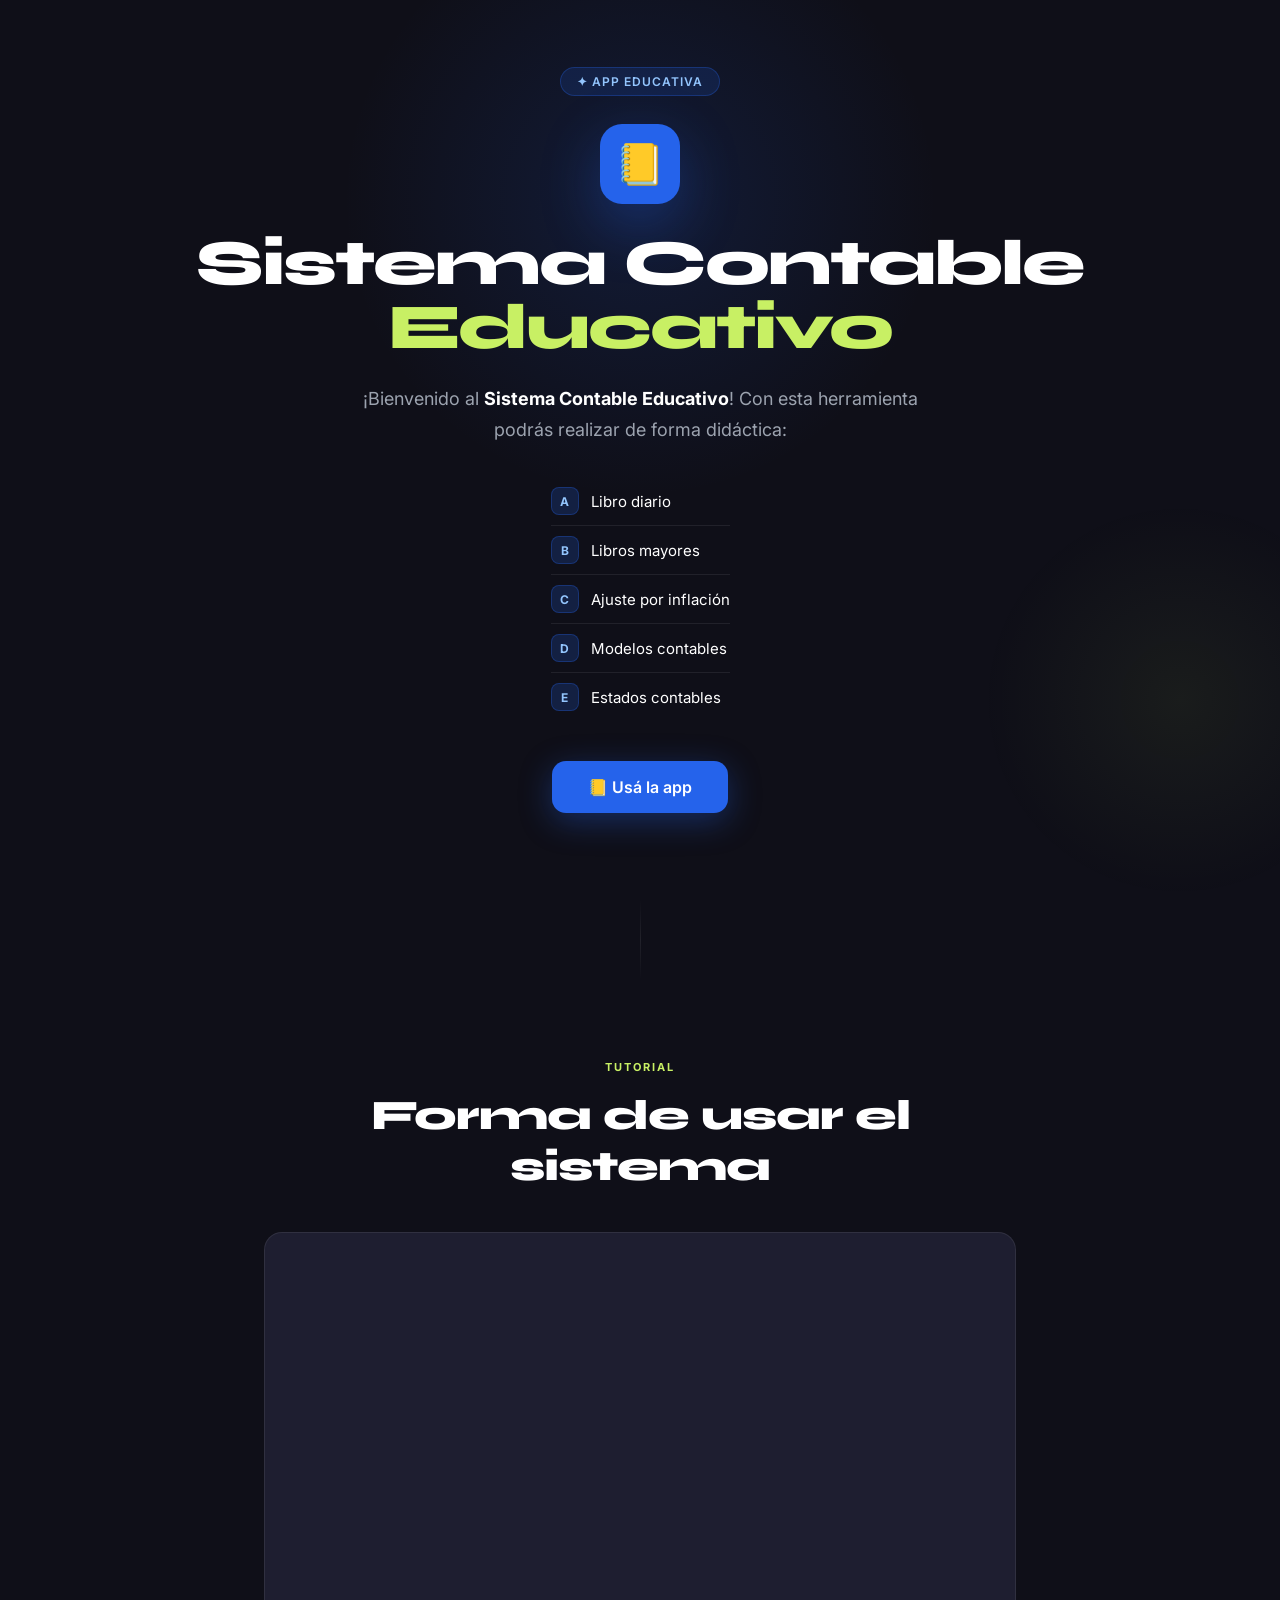
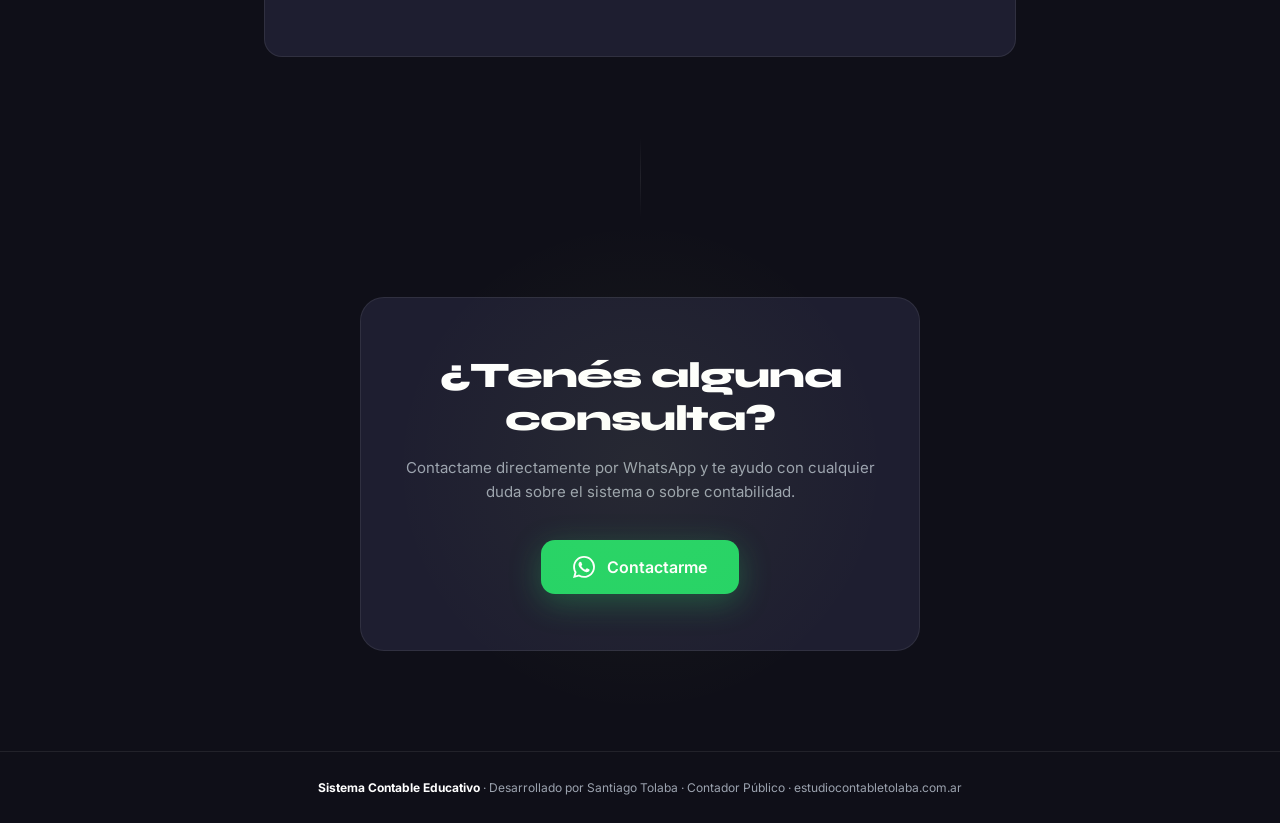
<file: app-sistema-contable-educativo.html>
<!DOCTYPE html>
<html lang="es">
<head>
<meta charset="UTF-8">
<meta name="viewport" content="width=device-width, initial-scale=1.0">
<title>Sistema Contable Educativo – Santiago Tolaba</title>
<link href="https://fonts.googleapis.com/css2?family=Syne:wght@400;600;700;800&family=Inter:wght@300;400;500;600&display=swap" rel="stylesheet">
<style>
  :root {
    --dark: #0f0f18;
    --dark2: #1a1a2e;
    --accent: #2563eb;
    --accent2: #c8f064;
    --surface: #1e1e30;
    --border: rgba(255,255,255,0.08);
    --muted: #9ca3af;
    --white: #ffffff;
  }

  * { margin:0; padding:0; box-sizing:border-box; }

  body {
    font-family: 'Inter', sans-serif;
    background: var(--dark);
    color: var(--white);
    min-height: 100vh;
    overflow-x: hidden;
  }

  .hero {
    min-height: 100vh;
    display: flex;
    flex-direction: column;
    align-items: center;
    justify-content: center;
    padding: 60px 24px 80px;
    text-align: center;
    position: relative;
    overflow: hidden;
  }

  .hero::before {
    content: '';
    position: absolute;
    width: 600px; height: 600px;
    background: radial-gradient(circle, rgba(37,99,235,0.15) 0%, transparent 70%);
    top: -100px; left: 50%;
    transform: translateX(-50%);
    pointer-events: none;
  }

  .hero::after {
    content: '';
    position: absolute;
    width: 400px; height: 400px;
    background: radial-gradient(circle, rgba(200,240,100,0.06) 0%, transparent 70%);
    bottom: 0; right: -100px;
    pointer-events: none;
  }

  .badge {
    display: inline-flex;
    align-items: center;
    gap: 8px;
    background: rgba(37,99,235,0.15);
    border: 1px solid rgba(37,99,235,0.3);
    border-radius: 100px;
    padding: 6px 16px;
    font-size: 12px;
    font-weight: 600;
    color: #93c5fd;
    letter-spacing: 1px;
    text-transform: uppercase;
    margin-bottom: 28px;
    animation: fadeUp 0.6s ease both;
  }

  .hero-icon {
    width: 80px; height: 80px;
    background: var(--accent);
    border-radius: 22px;
    display: flex; align-items: center; justify-content: center;
    font-size: 40px;
    margin: 0 auto 28px;
    animation: fadeUp 0.6s ease 0.1s both;
    box-shadow: 0 20px 60px rgba(37,99,235,0.3);
  }

  h1 {
    font-family: 'Syne', sans-serif;
    font-size: clamp(32px, 7vw, 64px);
    font-weight: 800;
    letter-spacing: -2px;
    line-height: 1;
    margin-bottom: 24px;
    animation: fadeUp 0.6s ease 0.2s both;
  }

  h1 span { color: var(--accent2); }

  .hero-desc {
    font-size: clamp(15px, 2.5vw, 18px);
    color: var(--muted);
    line-height: 1.7;
    max-width: 560px;
    margin: 0 auto 32px;
    animation: fadeUp 0.6s ease 0.3s both;
  }

  .hero-desc strong { color: var(--white); }

  .funciones-list {
    list-style: none;
    margin: 0 auto 40px;
    max-width: 480px;
    text-align: left;
    animation: fadeUp 0.6s ease 0.35s both;
  }

  .funciones-list li {
    display: flex;
    align-items: center;
    gap: 12px;
    padding: 10px 0;
    border-bottom: 1px solid var(--border);
    font-size: 15px;
    color: var(--white);
  }

  .funciones-list li:last-child { border-bottom: none; }

  .funciones-list .letra {
    width: 28px; height: 28px;
    background: rgba(37,99,235,0.2);
    border: 1px solid rgba(37,99,235,0.3);
    border-radius: 8px;
    display: flex; align-items: center; justify-content: center;
    font-size: 12px;
    font-weight: 700;
    color: #93c5fd;
    flex-shrink: 0;
  }

  .btn-usar {
    display: inline-flex;
    align-items: center;
    gap: 10px;
    background: var(--accent);
    color: white;
    text-decoration: none;
    padding: 16px 36px;
    border-radius: 14px;
    font-size: 16px;
    font-weight: 600;
    font-family: 'Inter', sans-serif;
    transition: transform 0.2s, box-shadow 0.2s;
    box-shadow: 0 8px 32px rgba(37,99,235,0.35);
    animation: fadeUp 0.6s ease 0.4s both;
  }

  .btn-usar:hover {
    transform: translateY(-2px);
    box-shadow: 0 12px 40px rgba(37,99,235,0.5);
  }

  .divider {
    width: 1px;
    height: 80px;
    background: linear-gradient(to bottom, transparent, var(--border), transparent);
    margin: 0 auto;
  }

  /* ── VIDEO ── */
  .video-section {
    padding: 80px 24px;
    max-width: 800px;
    margin: 0 auto;
    text-align: center;
  }

  .section-label {
    font-size: 11px;
    font-weight: 700;
    text-transform: uppercase;
    letter-spacing: 2px;
    color: var(--accent2);
    margin-bottom: 16px;
  }

  .section-title {
    font-family: 'Syne', sans-serif;
    font-size: clamp(28px, 5vw, 42px);
    font-weight: 800;
    letter-spacing: -1px;
    margin-bottom: 40px;
  }

  .video-wrapper {
    position: relative;
    padding-bottom: 56.25%;
    height: 0;
    border-radius: 18px;
    overflow: hidden;
    border: 1px solid var(--border);
    background: var(--surface);
  }

  .video-wrapper iframe {
    position: absolute;
    top: 0; left: 0;
    width: 100%; height: 100%;
    border: none;
  }

  .video-placeholder {
    position: absolute;
    inset: 0;
    display: flex;
    flex-direction: column;
    align-items: center;
    justify-content: center;
    gap: 16px;
    color: var(--muted);
  }

  .video-placeholder .play-icon {
    width: 64px; height: 64px;
    background: rgba(37,99,235,0.2);
    border: 2px solid rgba(37,99,235,0.3);
    border-radius: 50%;
    display: flex; align-items: center; justify-content: center;
    font-size: 24px;
  }

  .video-placeholder p { font-size: 14px; }

  /* ── CTA ── */
  .cta-section {
    padding: 80px 24px 100px;
    text-align: center;
    position: relative;
  }

  .cta-section::before {
    content: '';
    position: absolute;
    width: 500px; height: 500px;
    background: radial-gradient(circle, rgba(200,240,100,0.05) 0%, transparent 70%);
    top: 0; left: 50%;
    transform: translateX(-50%);
    pointer-events: none;
  }

  .cta-box {
    background: var(--surface);
    border: 1px solid var(--border);
    border-radius: 24px;
    padding: 56px 40px;
    max-width: 560px;
    margin: 0 auto;
  }

  .cta-box h2 {
    font-family: 'Syne', sans-serif;
    font-size: clamp(26px, 4vw, 36px);
    font-weight: 800;
    letter-spacing: -1px;
    margin-bottom: 16px;
  }

  .cta-box p {
    font-size: 15px;
    color: var(--muted);
    margin-bottom: 36px;
    line-height: 1.6;
  }

  .btn-whatsapp {
    display: inline-flex;
    align-items: center;
    gap: 12px;
    background: #25d366;
    color: white;
    text-decoration: none;
    padding: 16px 32px;
    border-radius: 14px;
    font-size: 16px;
    font-weight: 600;
    font-family: 'Inter', sans-serif;
    transition: transform 0.2s, box-shadow 0.2s;
    box-shadow: 0 8px 32px rgba(37,211,102,0.3);
  }

  .btn-whatsapp:hover {
    transform: translateY(-2px);
    box-shadow: 0 12px 40px rgba(37,211,102,0.4);
  }

  .btn-whatsapp svg { width: 22px; height: 22px; flex-shrink: 0; }

  footer {
    border-top: 1px solid var(--border);
    padding: 28px 24px;
    text-align: center;
    font-size: 12px;
    color: var(--muted);
  }

  footer strong { color: var(--white); }

  @keyframes fadeUp {
    from { opacity: 0; transform: translateY(20px); }
    to   { opacity: 1; transform: translateY(0); }
  }

  @media (max-width: 480px) {
    .cta-box { padding: 36px 24px; }
    .funciones-list { padding: 0 8px; }
  }
</style>
</head>
<body>

<!-- ── HERO ── -->
<section class="hero">
  <div class="badge">✦ App educativa</div>
  <div class="hero-icon">📒</div>
  <h1>Sistema Contable <span>Educativo</span></h1>
  <p class="hero-desc">
    ¡Bienvenido al <strong>Sistema Contable Educativo</strong>! Con esta herramienta podrás realizar de forma didáctica:
  </p>

  <ul class="funciones-list">
    <li><span class="letra">A</span> Libro diario</li>
    <li><span class="letra">B</span> Libros mayores</li>
    <li><span class="letra">C</span> Ajuste por inflación</li>
    <li><span class="letra">D</span> Modelos contables</li>
    <li><span class="letra">E</span> Estados contables</li>
  </ul>

  <!-- Reemplazá el href con el link real cuando esté disponible -->
  <a href="https://estudiocontabletolaba.com.ar/sistema-contable-educativo/" target="_blank" class="btn-usar">
    📒 Usá la app
  </a>
</section>

<div class="divider"></div>

<!-- ── VIDEO ── -->
<section class="video-section">
  <div class="section-label">Tutorial</div>
  <h2 class="section-title">Forma de usar el sistema</h2>

  <div class="video-wrapper">
   <iframe src="https://www.youtube.com/embed/ciku9Bngk2E?si=k_myQwVYlRgQnbMx" allowfullscreen></iframe>
  </div>
</section>

<div class="divider"></div>

<!-- ── CTA ── -->
<section class="cta-section">
  <div class="cta-box">
    <h2>¿Tenés alguna consulta?</h2>
    <p>Contactame directamente por WhatsApp y te ayudo con cualquier duda sobre el sistema o sobre contabilidad.</p>
    <a class="btn-whatsapp"
      href="https://wa.me/5493885107356?text=Buenas%20Santiago!%20Tengo%20una%20consulta%20sobre%20el%20Sistema%20Contable%20Educativo."
      target="_blank">
      <svg viewBox="0 0 24 24" fill="currentColor">
        <path d="M17.472 14.382c-.297-.149-1.758-.867-2.03-.967-.273-.099-.471-.148-.67.15-.197.297-.767.966-.94 1.164-.173.199-.347.223-.644.075-.297-.15-1.255-.463-2.39-1.475-.883-.788-1.48-1.761-1.653-2.059-.173-.297-.018-.458.13-.606.134-.133.298-.347.446-.52.149-.174.198-.298.298-.497.099-.198.05-.371-.025-.52-.075-.149-.669-1.612-.916-2.207-.242-.579-.487-.5-.669-.51-.173-.008-.371-.01-.57-.01-.198 0-.52.074-.792.372-.272.297-1.04 1.016-1.04 2.479 0 1.462 1.065 2.875 1.213 3.074.149.198 2.096 3.2 5.077 4.487.709.306 1.262.489 1.694.625.712.227 1.36.195 1.871.118.571-.085 1.758-.719 2.006-1.413.248-.694.248-1.289.173-1.413-.074-.124-.272-.198-.57-.347m-5.421 7.403h-.004a9.87 9.87 0 01-5.031-1.378l-.361-.214-3.741.982.998-3.648-.235-.374a9.86 9.86 0 01-1.51-5.26c.001-5.45 4.436-9.884 9.888-9.884 2.64 0 5.122 1.03 6.988 2.898a9.825 9.825 0 012.893 6.994c-.003 5.45-4.437 9.884-9.885 9.884m8.413-18.297A11.815 11.815 0 0012.05 0C5.495 0 .16 5.335.157 11.892c0 2.096.547 4.142 1.588 5.945L.057 24l6.305-1.654a11.882 11.882 0 005.683 1.448h.005c6.554 0 11.89-5.335 11.893-11.893a11.821 11.821 0 00-3.48-8.413z"/>
      </svg>
      Contactarme
    </a>
  </div>
</section>

<!-- ── FOOTER ── -->
<footer>
  <strong>Sistema Contable Educativo</strong> · Desarrollado por Santiago Tolaba · Contador Público · <a href="https://estudiocontabletolaba.com.ar" style="color:var(--muted);text-decoration:none;">estudiocontabletolaba.com.ar</a>
</footer>

</body>
</html>
</file>
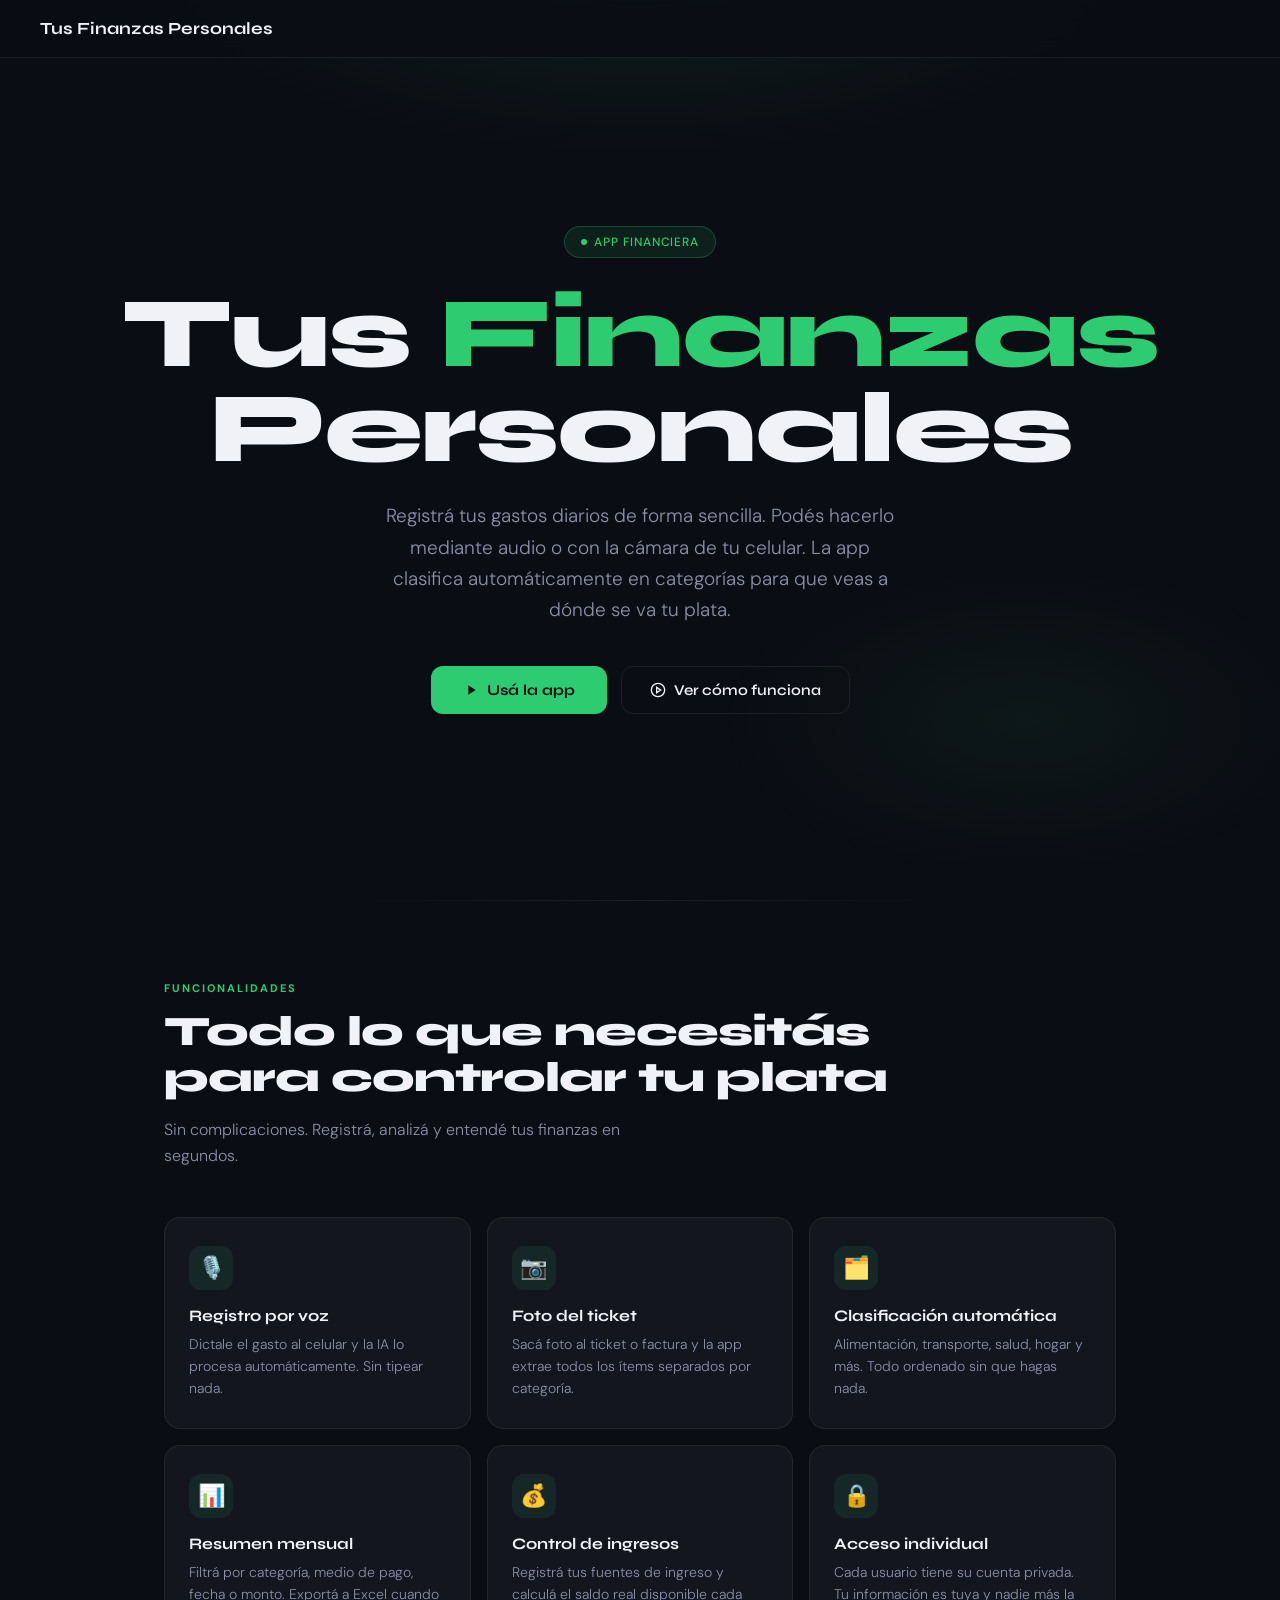
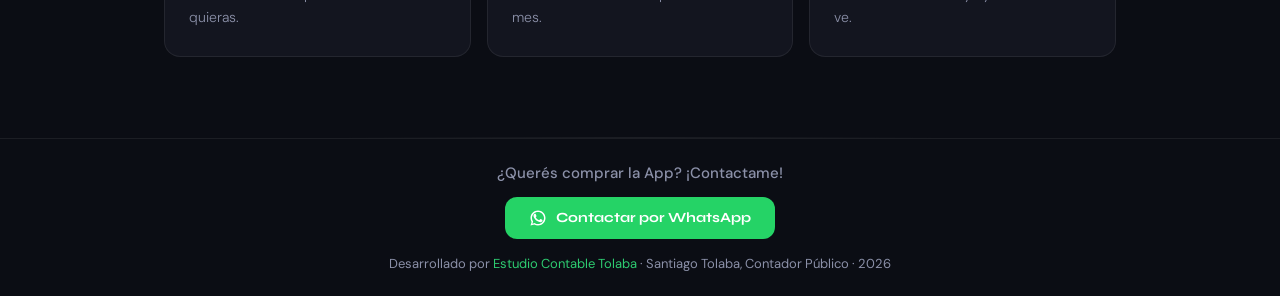
<file: app-tus-finanzas-personales (1).html>
<!DOCTYPE html>
<html lang="es">
<head>
<meta charset="UTF-8">
<meta name="viewport" content="width=device-width, initial-scale=1.0">
<title>Tus Finanzas Personales — App de Gestión Financiera</title>
<meta name="description" content="Registrá tus gastos diarios con inteligencia artificial. Foto, audio o texto. Clasificación automática por categorías.">
<link href="https://fonts.googleapis.com/css2?family=Syne:wght@400;600;700;800&family=DM+Sans:wght@300;400;500&display=swap" rel="stylesheet">
<style>
*, *::before, *::after { box-sizing: border-box; margin: 0; padding: 0; }

:root {
  --green: #2ECC71;
  --green-dark: #1A1A2E;
  --green-glow: rgba(46,204,113,0.15);
  --bg: #0B0D14;
  --surface: #13151F;
  --surface-2: #1C1F2E;
  --text: #F0F2F8;
  --text-2: #8B90A8;
  --border: rgba(255,255,255,0.07);
  --font-display: 'Syne', sans-serif;
  --font-body: 'DM Sans', sans-serif;
}

html { scroll-behavior: smooth; }

body {
  font-family: var(--font-body);
  background: var(--bg);
  color: var(--text);
  min-height: 100vh;
  overflow-x: hidden;
}

/* ── BACKGROUND ── */
.bg-glow {
  position: fixed; inset: 0; pointer-events: none; z-index: 0;
  background:
    radial-gradient(ellipse 60% 40% at 50% -10%, rgba(46,204,113,0.12) 0%, transparent 70%),
    radial-gradient(ellipse 40% 30% at 80% 80%, rgba(46,204,113,0.06) 0%, transparent 60%);
}

/* ── NAV ── */
nav {
  position: fixed; top: 0; left: 0; right: 0; z-index: 100;
  padding: 18px 40px;
  display: flex; align-items: center; justify-content: space-between;
  background: rgba(11,13,20,0.85);
  backdrop-filter: blur(12px);
  border-bottom: 1px solid var(--border);
}
.nav-brand {
  display: flex; align-items: center; gap: 12px;
  font-family: var(--font-display);
  font-size: 17px; font-weight: 700; color: var(--text);
  text-decoration: none;
}
.nav-logo {
  width: 36px; height: 36px;
  background: var(--green-dark);
  border-radius: 10px;
  display: flex; align-items: center; justify-content: center;
  border: 1px solid rgba(46,204,113,0.3);
}
.nav-logo svg { width: 22px; height: 22px; }
.btn-cta-nav {
  padding: 10px 22px;
  background: var(--green);
  color: #0B0D14;
  border: none; border-radius: 10px;
  font-family: var(--font-display);
  font-size: 14px; font-weight: 700;
  cursor: pointer; text-decoration: none;
  transition: all 0.2s;
  letter-spacing: 0.2px;
}
.btn-cta-nav:hover { background: #27AE60; transform: translateY(-1px); }

/* ── HERO ── */
.hero {
  position: relative; z-index: 1;
  min-height: 100vh;
  display: flex; flex-direction: column;
  align-items: center; justify-content: center;
  text-align: center;
  padding: 120px 24px 80px;
}
.badge {
  display: inline-flex; align-items: center; gap: 7px;
  padding: 7px 16px;
  background: rgba(46,204,113,0.1);
  border: 1px solid rgba(46,204,113,0.25);
  border-radius: 20px;
  font-size: 12px; font-weight: 500;
  color: var(--green);
  letter-spacing: 0.8px;
  text-transform: uppercase;
  margin-bottom: 28px;
  animation: fadeDown 0.6s ease both;
}
.badge-dot {
  width: 6px; height: 6px;
  background: var(--green);
  border-radius: 50%;
  animation: pulse-dot 2s infinite;
}
@keyframes pulse-dot {
  0%,100% { opacity: 1; transform: scale(1); }
  50% { opacity: 0.5; transform: scale(0.8); }
}

h1 {
  font-family: var(--font-display);
  font-size: clamp(52px, 9vw, 100px);
  font-weight: 800;
  line-height: 0.95;
  letter-spacing: -2px;
  margin-bottom: 24px;
  animation: fadeDown 0.6s 0.15s ease both;
}
h1 span { color: var(--green); }

.hero-desc {
  font-size: clamp(16px, 2vw, 19px);
  color: var(--text-2);
  max-width: 520px;
  line-height: 1.65;
  margin-bottom: 40px;
  font-weight: 300;
  animation: fadeDown 0.6s 0.2s ease both;
}

.hero-actions {
  display: flex; gap: 14px; justify-content: center; flex-wrap: wrap;
  animation: fadeDown 0.6s 0.25s ease both;
}
.btn-primary {
  padding: 14px 32px;
  background: var(--green);
  color: #0B0D14;
  border: none; border-radius: 12px;
  font-family: var(--font-display);
  font-size: 15px; font-weight: 700;
  cursor: pointer; text-decoration: none;
  transition: all 0.2s;
  display: inline-flex; align-items: center; gap: 8px;
}
.btn-primary:hover { background: #27AE60; transform: translateY(-2px); box-shadow: 0 8px 24px rgba(46,204,113,0.3); }
.btn-secondary {
  padding: 14px 28px;
  background: transparent;
  color: var(--text);
  border: 1px solid var(--border);
  border-radius: 12px;
  font-family: var(--font-display);
  font-size: 15px; font-weight: 600;
  cursor: pointer; text-decoration: none;
  transition: all 0.2s;
  display: inline-flex; align-items: center; gap: 8px;
}
.btn-secondary:hover { border-color: rgba(46,204,113,0.4); color: var(--green); }

@keyframes fadeDown {
  from { opacity: 0; transform: translateY(-16px); }
  to { opacity: 1; transform: translateY(0); }
}

/* ── FEATURES ── */
.section {
  position: relative; z-index: 1;
  padding: 80px 24px;
  max-width: 1000px;
  margin: 0 auto;
}
.section-label {
  font-size: 11px; font-weight: 700;
  color: var(--green);
  text-transform: uppercase;
  letter-spacing: 2px;
  margin-bottom: 14px;
}
.section-title {
  font-family: var(--font-display);
  font-size: clamp(28px, 4vw, 42px);
  font-weight: 800;
  letter-spacing: -1px;
  line-height: 1.1;
  margin-bottom: 16px;
}
.section-sub {
  font-size: 16px;
  color: var(--text-2);
  max-width: 480px;
  line-height: 1.6;
  font-weight: 300;
}

.features-grid {
  display: grid;
  grid-template-columns: repeat(3, 1fr);
  gap: 16px;
  margin-top: 48px;
}
.feature-card {
  background: var(--surface);
  border: 1px solid var(--border);
  border-radius: 16px;
  padding: 28px 24px;
  transition: all 0.25s;
}
.feature-card:hover {
  border-color: rgba(46,204,113,0.2);
  background: var(--surface-2);
  transform: translateY(-3px);
}
.feature-icon {
  width: 44px; height: 44px;
  background: rgba(46,204,113,0.1);
  border-radius: 12px;
  display: flex; align-items: center; justify-content: center;
  margin-bottom: 16px;
  font-size: 22px;
}
.feature-title {
  font-family: var(--font-display);
  font-size: 16px; font-weight: 700;
  margin-bottom: 8px;
}
.feature-desc {
  font-size: 14px; color: var(--text-2);
  line-height: 1.6; font-weight: 300;
}

/* ── VIDEO ── */
.video-section {
  position: relative; z-index: 1;
  padding: 0 24px 80px;
  max-width: 800px;
  margin: 0 auto;
}
.video-label {
  font-size: 11px; font-weight: 700;
  color: var(--green); text-transform: uppercase;
  letter-spacing: 2px; margin-bottom: 14px; text-align: center;
}
.video-title {
  font-family: var(--font-display);
  font-size: clamp(24px, 3.5vw, 36px);
  font-weight: 800; letter-spacing: -0.5px;
  text-align: center; margin-bottom: 36px;
}
.video-wrapper {
  position: relative;
  background: var(--surface);
  border: 1px solid var(--border);
  border-radius: 20px;
  overflow: hidden;
  aspect-ratio: 16/9;
  display: flex; align-items: center; justify-content: center;
}
.video-wrapper iframe {
  width: 100%; height: 100%;
  border: none;
}
.video-placeholder {
  display: flex; flex-direction: column;
  align-items: center; justify-content: center;
  gap: 16px; padding: 40px;
  text-align: center;
}
.video-play-btn {
  width: 64px; height: 64px;
  background: rgba(46,204,113,0.15);
  border: 2px solid rgba(46,204,113,0.3);
  border-radius: 50%;
  display: flex; align-items: center; justify-content: center;
}
.video-play-btn svg { width: 28px; height: 28px; fill: var(--green); margin-left: 4px; }
.video-placeholder p { color: var(--text-2); font-size: 14px; }
.video-placeholder strong { color: var(--green); }

/* ── CTA FINAL ── */
.cta-section {
  position: relative; z-index: 1;
  padding: 80px 24px 100px;
  text-align: center;
}
.cta-card {
  max-width: 600px;
  margin: 0 auto;
  background: var(--surface);
  border: 1px solid rgba(46,204,113,0.15);
  border-radius: 24px;
  padding: 56px 40px;
  position: relative;
  overflow: hidden;
}
.cta-card::before {
  content: '';
  position: absolute; top: 0; left: 0; right: 0; height: 1px;
  background: linear-gradient(90deg, transparent, rgba(46,204,113,0.4), transparent);
}
.cta-card h2 {
  font-family: var(--font-display);
  font-size: clamp(26px, 4vw, 38px);
  font-weight: 800; letter-spacing: -0.5px;
  margin-bottom: 14px;
}
.cta-card p {
  color: var(--text-2); font-size: 15px;
  line-height: 1.6; font-weight: 300;
  margin-bottom: 32px;
}

/* ── FOOTER ── */
footer {
  position: relative; z-index: 1;
  text-align: center;
  padding: 24px;
  border-top: 1px solid var(--border);
  color: var(--text-2);
  font-size: 13px;
}
footer a { color: var(--green); text-decoration: none; }

/* ── DIVIDER ── */
.divider {
  height: 1px;
  background: linear-gradient(90deg, transparent, var(--border), transparent);
  margin: 0 auto;
  max-width: 600px;
}

/* ── RESPONSIVE ── */
@media (max-width: 680px) {
  nav { padding: 14px 20px; }
  .features-grid { grid-template-columns: 1fr; }
  .cta-card { padding: 36px 24px; }
  h1 { letter-spacing: -1px; }
}
@media (max-width: 480px) {
  .features-grid { grid-template-columns: 1fr; }
}
</style>
</head>
<body>

<div class="bg-glow"></div>

<!-- NAV -->
<nav>
  <a href="#" class="nav-brand">
    Tus Finanzas Personales
  </a>
</nav>

<!-- HERO -->
<section class="hero">
  <div class="badge">
    <span class="badge-dot"></span>
    App Financiera
  </div>

  <h1>Tus <span>Finanzas</span><br>Personales</h1>

  <p class="hero-desc">
    Registrá tus gastos diarios de forma sencilla. Podés hacerlo mediante audio o con la cámara de tu celular. La app clasifica automáticamente en categorías para que veas a dónde se va tu plata.
  </p>

  <div class="hero-actions">
    <a href="https://stolaba70-contador.github.io/tus-finanzas-personales/" target="_blank" class="btn-primary">
      <svg width="16" height="16" viewBox="0 0 24 24" fill="currentColor"><path d="M8 5v14l11-7z"/></svg>
      Usá la app
    </a>
    <a href="https://youtube.com" target="_blank" class="btn-secondary" id="btnVideo">
      <svg width="16" height="16" viewBox="0 0 24 24" fill="none" stroke="currentColor" stroke-width="2"><circle cx="12" cy="12" r="10"/><polygon points="10 8 16 12 10 16 10 8"/></svg>
      Ver cómo funciona
    </a>
  </div>
</section>

<div class="divider"></div>

<!-- FEATURES -->
<section class="section">
  <div class="section-label">Funcionalidades</div>
  <h2 class="section-title">Todo lo que necesitás<br>para controlar tu plata</h2>
  <p class="section-sub">Sin complicaciones. Registrá, analizá y entendé tus finanzas en segundos.</p>

  <div class="features-grid">
    <div class="feature-card">
      <div class="feature-icon">🎙️</div>
      <div class="feature-title">Registro por voz</div>
      <div class="feature-desc">Dictale el gasto al celular y la IA lo procesa automáticamente. Sin tipear nada.</div>
    </div>
    <div class="feature-card">
      <div class="feature-icon">📷</div>
      <div class="feature-title">Foto del ticket</div>
      <div class="feature-desc">Sacá foto al ticket o factura y la app extrae todos los ítems separados por categoría.</div>
    </div>
    <div class="feature-card">
      <div class="feature-icon">🗂️</div>
      <div class="feature-title">Clasificación automática</div>
      <div class="feature-desc">Alimentación, transporte, salud, hogar y más. Todo ordenado sin que hagas nada.</div>
    </div>
    <div class="feature-card">
      <div class="feature-icon">📊</div>
      <div class="feature-title">Resumen mensual</div>
      <div class="feature-desc">Filtrá por categoría, medio de pago, fecha o monto. Exportá a Excel cuando quieras.</div>
    </div>
    <div class="feature-card">
      <div class="feature-icon">💰</div>
      <div class="feature-title">Control de ingresos</div>
      <div class="feature-desc">Registrá tus fuentes de ingreso y calculá el saldo real disponible cada mes.</div>
    </div>
    <div class="feature-card">
      <div class="feature-icon">🔒</div>
      <div class="feature-title">Acceso individual</div>
      <div class="feature-desc">Cada usuario tiene su cuenta privada. Tu información es tuya y nadie más la ve.</div>
    </div>
  </div>
</section>

<div class="divider"></div>

<!-- FOOTER -->
<footer>
  <div style="margin-bottom:16px;">
    <p style="color:var(--text-2); font-size:15px; margin-bottom:14px; font-weight:500;">¿Querés comprar la App? ¡Contactame!</p>
    <a href="https://wa.me/5493885107356" target="_blank" style="
      display:inline-flex; align-items:center; gap:9px;
      padding:12px 24px;
      background:#25D366; color:#fff;
      border-radius:12px; text-decoration:none;
      font-family:var(--font-display); font-size:14px; font-weight:700;
      transition:all 0.2s;">
      <svg width="18" height="18" viewBox="0 0 24 24" fill="white"><path d="M17.472 14.382c-.297-.149-1.758-.867-2.03-.967-.273-.099-.471-.148-.67.15-.197.297-.767.966-.94 1.164-.173.199-.347.223-.644.075-.297-.15-1.255-.463-2.39-1.475-.883-.788-1.48-1.761-1.653-2.059-.173-.297-.018-.458.13-.606.134-.133.298-.347.446-.52.149-.174.198-.298.298-.497.099-.198.05-.371-.025-.52-.075-.149-.669-1.612-.916-2.207-.242-.579-.487-.5-.669-.51-.173-.008-.371-.01-.57-.01-.198 0-.52.074-.792.372-.272.297-1.04 1.016-1.04 2.479 0 1.462 1.065 2.875 1.213 3.074.149.198 2.096 3.2 5.077 4.487.709.306 1.262.489 1.694.625.712.227 1.36.195 1.871.118.571-.085 1.758-.719 2.006-1.413.248-.694.248-1.289.173-1.413-.074-.124-.272-.198-.57-.347z"/><path d="M12 2C6.477 2 2 6.477 2 12c0 1.89.524 3.66 1.438 5.168L2 22l4.962-1.418A9.96 9.96 0 0012 22c5.523 0 10-4.477 10-10S17.523 2 12 2zm0 18a7.96 7.96 0 01-4.073-1.114l-.292-.174-3.028.866.866-3.028-.174-.292A7.96 7.96 0 014 12c0-4.418 3.582-8 8-8s8 3.582 8 8-3.582 8-8 8z"/></svg>
      Contactar por WhatsApp
    </a>
  </div>
  <p>Desarrollado por <a href="https://estudiocontabletolaba.com.ar">Estudio Contable Tolaba</a> · Santiago Tolaba, Contador Público · 2026</p>
</footer>

</body>
</html>
</file>
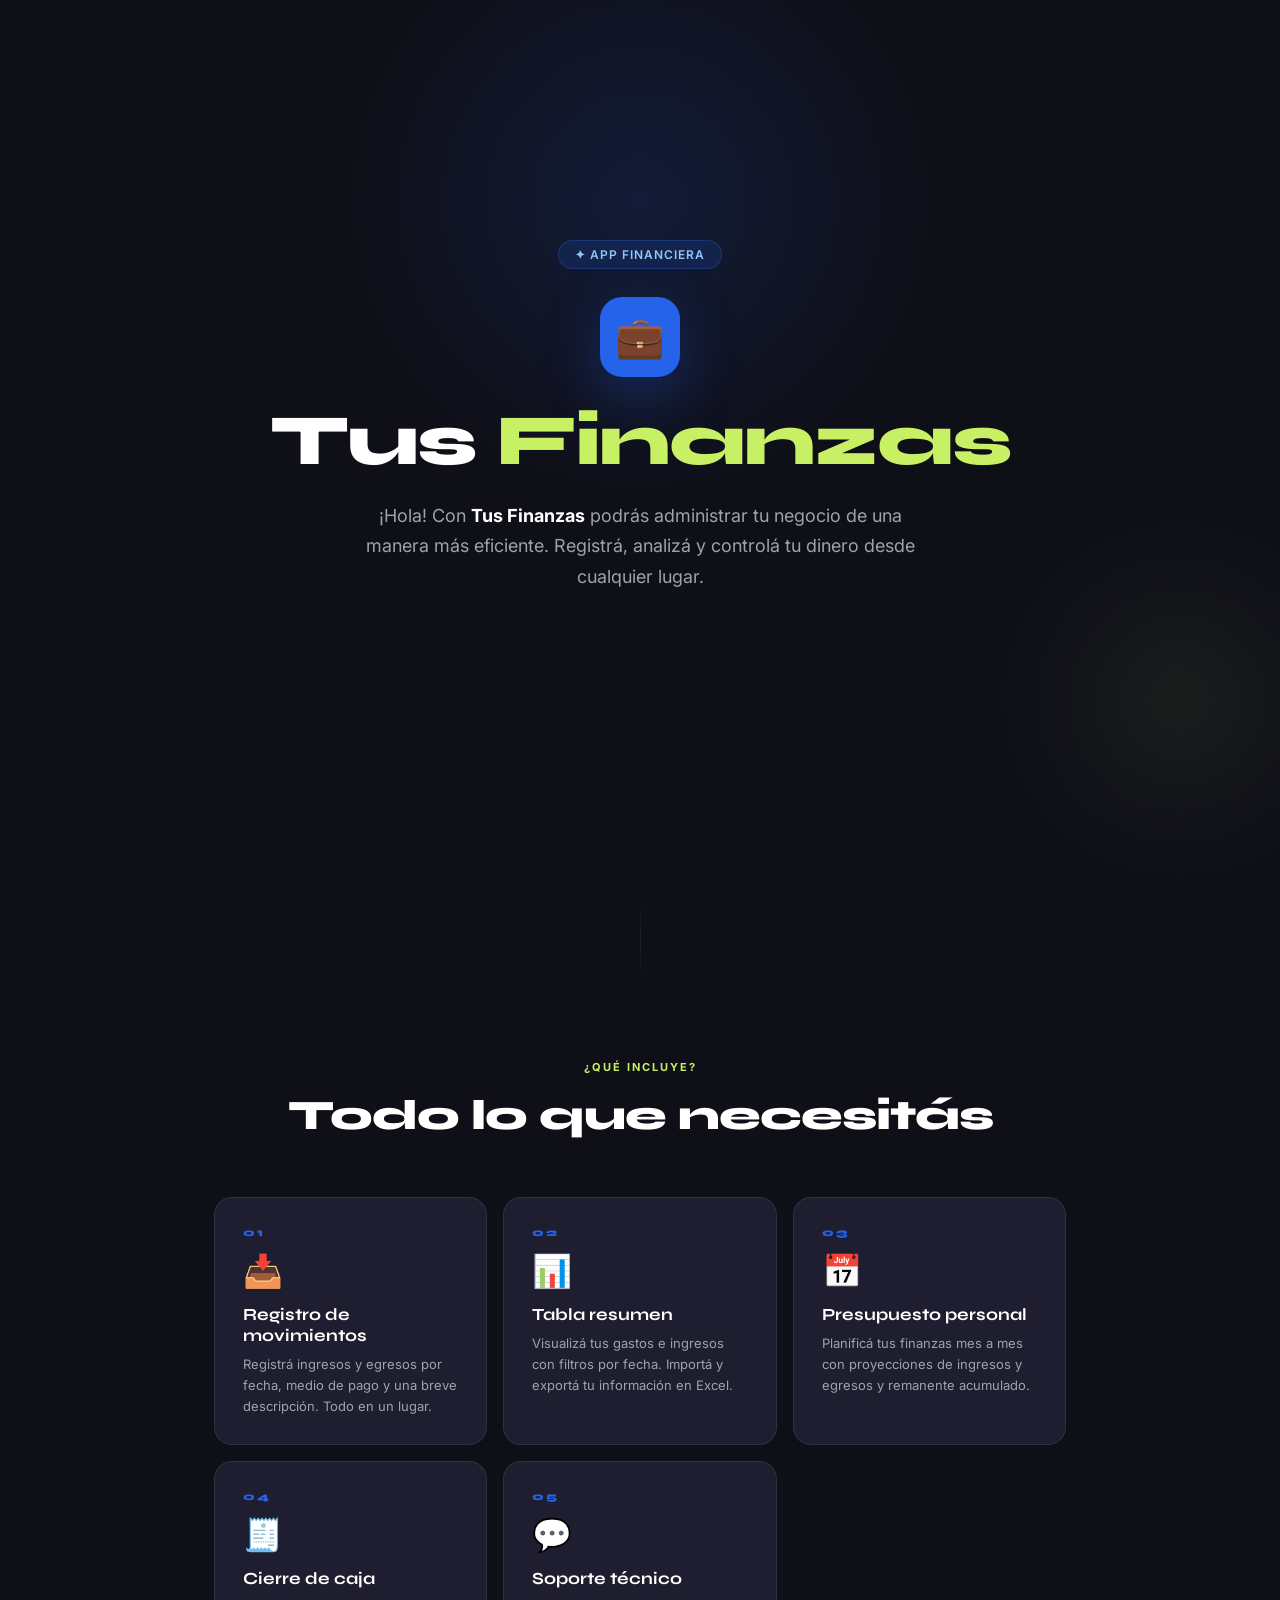
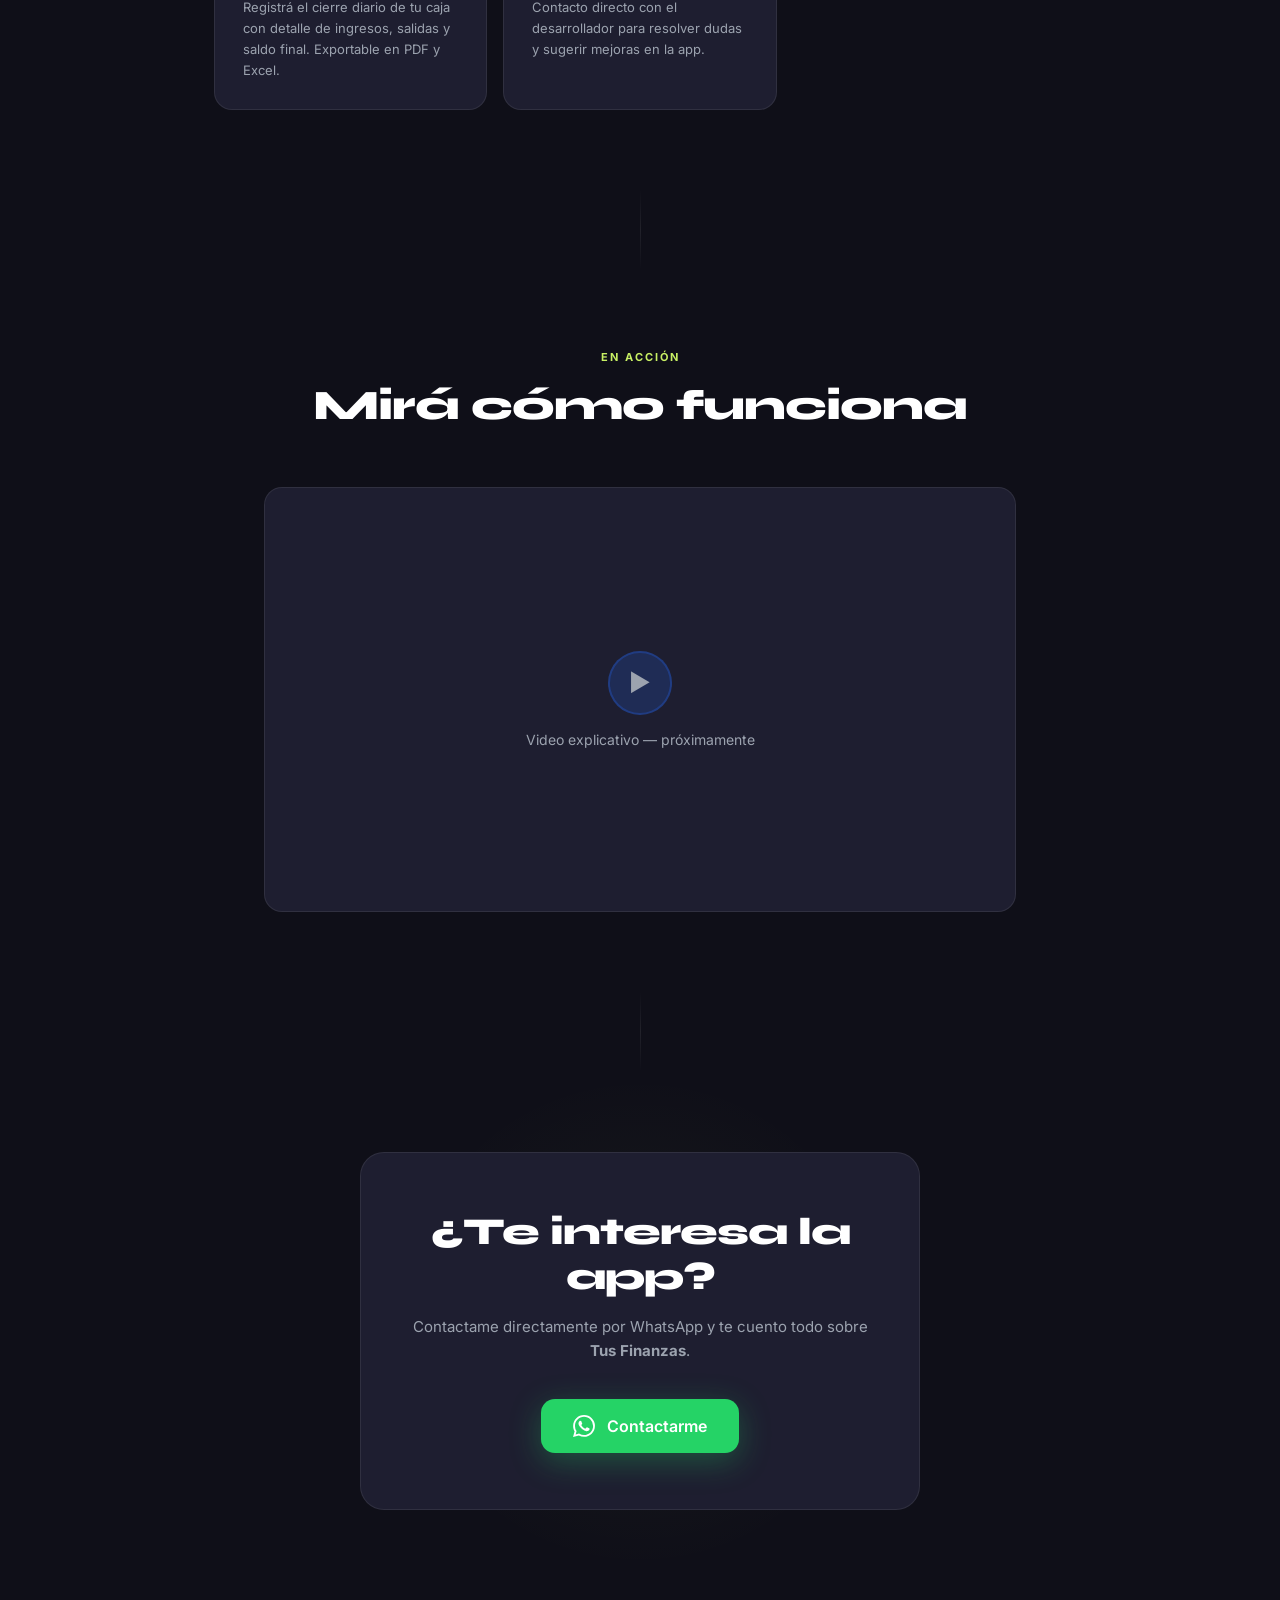
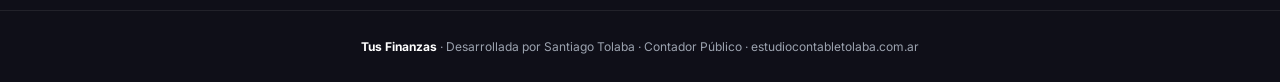
<file: app-tus-finanzas.html>
<!DOCTYPE html>
<html lang="es">
<head>
<meta charset="UTF-8">
<meta name="viewport" content="width=device-width, initial-scale=1.0">
<title>Tus Finanzas – Santiago Tolaba</title>
<link href="https://fonts.googleapis.com/css2?family=Syne:wght@400;600;700;800&family=Inter:wght@300;400;500;600&display=swap" rel="stylesheet">
<style>
  :root {
    --dark: #0f0f18;
    --dark2: #1a1a2e;
    --accent: #2563eb;
    --accent2: #c8f064;
    --surface: #1e1e30;
    --border: rgba(255,255,255,0.08);
    --muted: #9ca3af;
    --white: #ffffff;
  }

  * { margin:0; padding:0; box-sizing:border-box; }

  body {
    font-family: 'Inter', sans-serif;
    background: var(--dark);
    color: var(--white);
    min-height: 100vh;
    overflow-x: hidden;
  }

  /* ── HERO ── */
  .hero {
    min-height: 100vh;
    display: flex;
    flex-direction: column;
    align-items: center;
    justify-content: center;
    padding: 60px 24px 80px;
    text-align: center;
    position: relative;
    overflow: hidden;
  }

  .hero::before {
    content: '';
    position: absolute;
    width: 600px; height: 600px;
    background: radial-gradient(circle, rgba(37,99,235,0.15) 0%, transparent 70%);
    top: -100px; left: 50%;
    transform: translateX(-50%);
    pointer-events: none;
  }

  .hero::after {
    content: '';
    position: absolute;
    width: 400px; height: 400px;
    background: radial-gradient(circle, rgba(200,240,100,0.06) 0%, transparent 70%);
    bottom: 0; right: -100px;
    pointer-events: none;
  }

  .badge {
    display: inline-flex;
    align-items: center;
    gap: 8px;
    background: rgba(37,99,235,0.15);
    border: 1px solid rgba(37,99,235,0.3);
    border-radius: 100px;
    padding: 6px 16px;
    font-size: 12px;
    font-weight: 600;
    color: #93c5fd;
    letter-spacing: 1px;
    text-transform: uppercase;
    margin-bottom: 28px;
    animation: fadeUp 0.6s ease both;
  }

  .hero-icon {
    width: 80px; height: 80px;
    background: var(--accent);
    border-radius: 22px;
    display: flex; align-items: center; justify-content: center;
    font-size: 40px;
    margin: 0 auto 28px;
    animation: fadeUp 0.6s ease 0.1s both;
    box-shadow: 0 20px 60px rgba(37,99,235,0.3);
  }

  h1 {
    font-family: 'Syne', sans-serif;
    font-size: clamp(40px, 8vw, 72px);
    font-weight: 800;
    letter-spacing: -2px;
    line-height: 1;
    margin-bottom: 24px;
    animation: fadeUp 0.6s ease 0.2s both;
  }

  h1 span { color: var(--accent2); }

  .hero-desc {
    font-size: clamp(15px, 2.5vw, 18px);
    color: var(--muted);
    line-height: 1.7;
    max-width: 560px;
    margin: 0 auto 48px;
    animation: fadeUp 0.6s ease 0.3s both;
  }

  .hero-desc strong { color: var(--white); }

  /* ── FUNCIONES ── */
  .funciones {
    padding: 80px 24px;
    max-width: 900px;
    margin: 0 auto;
  }

  .section-label {
    font-size: 11px;
    font-weight: 700;
    text-transform: uppercase;
    letter-spacing: 2px;
    color: var(--accent2);
    margin-bottom: 16px;
    text-align: center;
  }

  .section-title {
    font-family: 'Syne', sans-serif;
    font-size: clamp(28px, 5vw, 42px);
    font-weight: 800;
    letter-spacing: -1px;
    text-align: center;
    margin-bottom: 56px;
  }

  .funciones-grid {
    display: grid;
    grid-template-columns: repeat(auto-fit, minmax(260px, 1fr));
    gap: 16px;
  }

  .funcion-card {
    background: var(--surface);
    border: 1px solid var(--border);
    border-radius: 18px;
    padding: 28px;
    transition: transform 0.2s, border-color 0.2s;
    position: relative;
    overflow: hidden;
  }

  .funcion-card::before {
    content: '';
    position: absolute;
    inset: 0;
    background: linear-gradient(135deg, rgba(37,99,235,0.04) 0%, transparent 60%);
    opacity: 0;
    transition: opacity 0.3s;
  }

  .funcion-card:hover { transform: translateY(-4px); border-color: rgba(37,99,235,0.3); }
  .funcion-card:hover::before { opacity: 1; }

  .funcion-num {
    font-family: 'Syne', sans-serif;
    font-size: 11px;
    font-weight: 800;
    color: var(--accent);
    letter-spacing: 2px;
    margin-bottom: 12px;
  }

  .funcion-icon {
    font-size: 32px;
    margin-bottom: 14px;
    display: block;
  }

  .funcion-title {
    font-family: 'Syne', sans-serif;
    font-size: 17px;
    font-weight: 700;
    margin-bottom: 8px;
  }

  .funcion-desc {
    font-size: 13px;
    color: var(--muted);
    line-height: 1.6;
  }

  /* ── VIDEO ── */
  .video-section {
    padding: 80px 24px;
    max-width: 800px;
    margin: 0 auto;
    text-align: center;
  }

  .video-wrapper {
    position: relative;
    padding-bottom: 56.25%;
    height: 0;
    border-radius: 18px;
    overflow: hidden;
    border: 1px solid var(--border);
    background: var(--surface);
    margin-top: 40px;
  }

  .video-wrapper iframe {
    position: absolute;
    top: 0; left: 0;
    width: 100%; height: 100%;
    border: none;
  }

  .video-placeholder {
    position: absolute;
    inset: 0;
    display: flex;
    flex-direction: column;
    align-items: center;
    justify-content: center;
    gap: 16px;
    color: var(--muted);
  }

  .video-placeholder .play-icon {
    width: 64px; height: 64px;
    background: rgba(37,99,235,0.2);
    border: 2px solid rgba(37,99,235,0.3);
    border-radius: 50%;
    display: flex; align-items: center; justify-content: center;
    font-size: 24px;
  }

  .video-placeholder p { font-size: 14px; }

  /* ── CTA ── */
  .cta-section {
    padding: 80px 24px 100px;
    text-align: center;
    position: relative;
  }

  .cta-section::before {
    content: '';
    position: absolute;
    width: 500px; height: 500px;
    background: radial-gradient(circle, rgba(200,240,100,0.05) 0%, transparent 70%);
    top: 0; left: 50%;
    transform: translateX(-50%);
    pointer-events: none;
  }

  .cta-box {
    background: var(--surface);
    border: 1px solid var(--border);
    border-radius: 24px;
    padding: 56px 40px;
    max-width: 560px;
    margin: 0 auto;
    position: relative;
  }

  .cta-box h2 {
    font-family: 'Syne', sans-serif;
    font-size: clamp(28px, 5vw, 38px);
    font-weight: 800;
    letter-spacing: -1px;
    margin-bottom: 16px;
  }

  .cta-box p {
    font-size: 15px;
    color: var(--muted);
    margin-bottom: 36px;
    line-height: 1.6;
  }

  .btn-whatsapp {
    display: inline-flex;
    align-items: center;
    gap: 12px;
    background: #25d366;
    color: white;
    text-decoration: none;
    padding: 16px 32px;
    border-radius: 14px;
    font-size: 16px;
    font-weight: 600;
    font-family: 'Inter', sans-serif;
    transition: transform 0.2s, box-shadow 0.2s;
    box-shadow: 0 8px 32px rgba(37,211,102,0.3);
  }

  .btn-whatsapp:hover {
    transform: translateY(-2px);
    box-shadow: 0 12px 40px rgba(37,211,102,0.4);
  }

  .btn-whatsapp svg {
    width: 22px; height: 22px; flex-shrink: 0;
  }

  /* ── FOOTER ── */
  footer {
    border-top: 1px solid var(--border);
    padding: 28px 24px;
    text-align: center;
    font-size: 12px;
    color: var(--muted);
  }

  footer strong { color: var(--white); }

  /* ── DIVIDER ── */
  .divider {
    width: 1px;
    height: 80px;
    background: linear-gradient(to bottom, transparent, var(--border), transparent);
    margin: 0 auto;
  }

  /* ── ANIMATIONS ── */
  @keyframes fadeUp {
    from { opacity: 0; transform: translateY(20px); }
    to   { opacity: 1; transform: translateY(0); }
  }

  /* ── RESPONSIVE ── */
  @media (max-width: 480px) {
    .cta-box { padding: 36px 24px; }
    .funciones-grid { grid-template-columns: 1fr; }
  }
</style>
</head>
<body>

<!-- ── HERO ── -->
<section class="hero">
  <div class="badge">✦ App financiera</div>
  <div class="hero-icon">💼</div>
  <h1>Tus <span>Finanzas</span></h1>
  <p class="hero-desc">
    ¡Hola! Con <strong>Tus Finanzas</strong> podrás administrar tu negocio de una manera más eficiente. Registrá, analizá y controlá tu dinero desde cualquier lugar.
  </p>
</section>

<div class="divider"></div>

<!-- ── FUNCIONES ── -->
<section class="funciones">
  <div class="section-label">¿Qué incluye?</div>
  <h2 class="section-title">Todo lo que necesitás</h2>

  <div class="funciones-grid">
    <div class="funcion-card">
      <div class="funcion-num">01</div>
      <span class="funcion-icon">📥</span>
      <div class="funcion-title">Registro de movimientos</div>
      <p class="funcion-desc">Registrá ingresos y egresos por fecha, medio de pago y una breve descripción. Todo en un lugar.</p>
    </div>
    <div class="funcion-card">
      <div class="funcion-num">02</div>
      <span class="funcion-icon">📊</span>
      <div class="funcion-title">Tabla resumen</div>
      <p class="funcion-desc">Visualizá tus gastos e ingresos con filtros por fecha. Importá y exportá tu información en Excel.</p>
    </div>
    <div class="funcion-card">
      <div class="funcion-num">03</div>
      <span class="funcion-icon">📅</span>
      <div class="funcion-title">Presupuesto personal</div>
      <p class="funcion-desc">Planificá tus finanzas mes a mes con proyecciones de ingresos y egresos y remanente acumulado.</p>
    </div>
    <div class="funcion-card">
      <div class="funcion-num">04</div>
      <span class="funcion-icon">🧾</span>
      <div class="funcion-title">Cierre de caja</div>
      <p class="funcion-desc">Registrá el cierre diario de tu caja con detalle de ingresos, salidas y saldo final. Exportable en PDF y Excel.</p>
    </div>
    <div class="funcion-card">
      <div class="funcion-num">05</div>
      <span class="funcion-icon">💬</span>
      <div class="funcion-title">Soporte técnico</div>
      <p class="funcion-desc">Contacto directo con el desarrollador para resolver dudas y sugerir mejoras en la app.</p>
    </div>
  </div>
</section>

<div class="divider"></div>

<!-- ── VIDEO ── -->
<section class="video-section">
  <div class="section-label">En acción</div>
  <h2 class="section-title">Mirá cómo funciona</h2>

  <div class="video-wrapper">
    <!-- Reemplazá VIDEO_ID con el ID de tu video de YouTube cuando lo tengas -->
    <!-- Ejemplo: si tu link es https://youtube.com/watch?v=abc123, el ID es abc123 -->
    <!-- <iframe src="https://www.youtube.com/embed/VIDEO_ID" allowfullscreen></iframe> -->
    <div class="video-placeholder">
      <div class="play-icon">▶</div>
      <p>Video explicativo — próximamente</p>
    </div>
  </div>
</section>

<div class="divider"></div>

<!-- ── CTA ── -->
<section class="cta-section">
  <div class="cta-box">
    <h2>¿Te interesa la app?</h2>
    <p>Contactame directamente por WhatsApp y te cuento todo sobre <strong>Tus Finanzas</strong>.</p>
    <a class="btn-whatsapp"
      href="https://wa.me/5493885107356?text=Buenas.%20Quiero%20comprar%20la%20app%20Tus%20Finanzas"
      target="_blank">
      <svg viewBox="0 0 24 24" fill="currentColor">
        <path d="M17.472 14.382c-.297-.149-1.758-.867-2.03-.967-.273-.099-.471-.148-.67.15-.197.297-.767.966-.94 1.164-.173.199-.347.223-.644.075-.297-.15-1.255-.463-2.39-1.475-.883-.788-1.48-1.761-1.653-2.059-.173-.297-.018-.458.13-.606.134-.133.298-.347.446-.52.149-.174.198-.298.298-.497.099-.198.05-.371-.025-.52-.075-.149-.669-1.612-.916-2.207-.242-.579-.487-.5-.669-.51-.173-.008-.371-.01-.57-.01-.198 0-.52.074-.792.372-.272.297-1.04 1.016-1.04 2.479 0 1.462 1.065 2.875 1.213 3.074.149.198 2.096 3.2 5.077 4.487.709.306 1.262.489 1.694.625.712.227 1.36.195 1.871.118.571-.085 1.758-.719 2.006-1.413.248-.694.248-1.289.173-1.413-.074-.124-.272-.198-.57-.347m-5.421 7.403h-.004a9.87 9.87 0 01-5.031-1.378l-.361-.214-3.741.982.998-3.648-.235-.374a9.86 9.86 0 01-1.51-5.26c.001-5.45 4.436-9.884 9.888-9.884 2.64 0 5.122 1.03 6.988 2.898a9.825 9.825 0 012.893 6.994c-.003 5.45-4.437 9.884-9.885 9.884m8.413-18.297A11.815 11.815 0 0012.05 0C5.495 0 .16 5.335.157 11.892c0 2.096.547 4.142 1.588 5.945L.057 24l6.305-1.654a11.882 11.882 0 005.683 1.448h.005c6.554 0 11.89-5.335 11.893-11.893a11.821 11.821 0 00-3.48-8.413z"/>
      </svg>
      Contactarme
    </a>
  </div>
</section>

<!-- ── FOOTER ── -->
<footer>
  <strong>Tus Finanzas</strong> · Desarrollada por Santiago Tolaba · Contador Público · <a href="https://estudiocontabletolaba.com.ar" style="color:var(--muted);text-decoration:none;">estudiocontabletolaba.com.ar</a>
</footer>

</body>
</html>
</file>
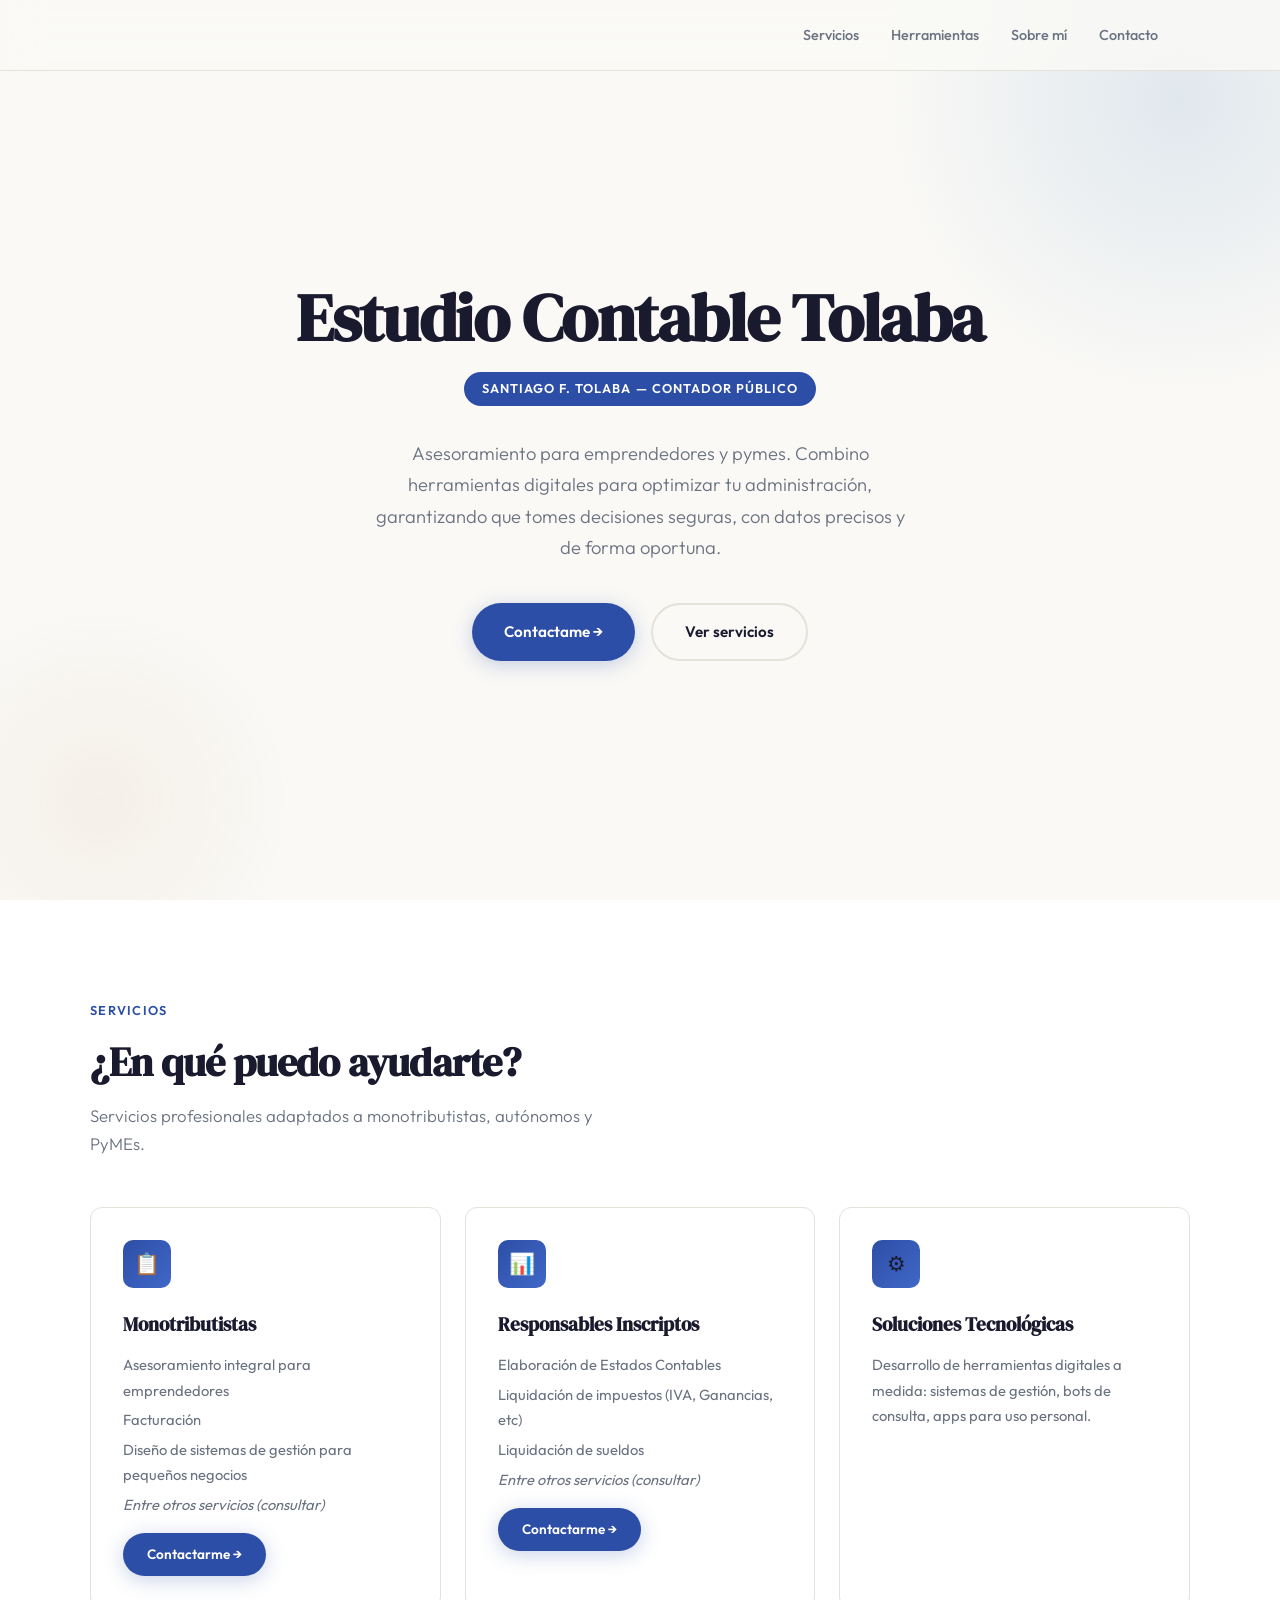
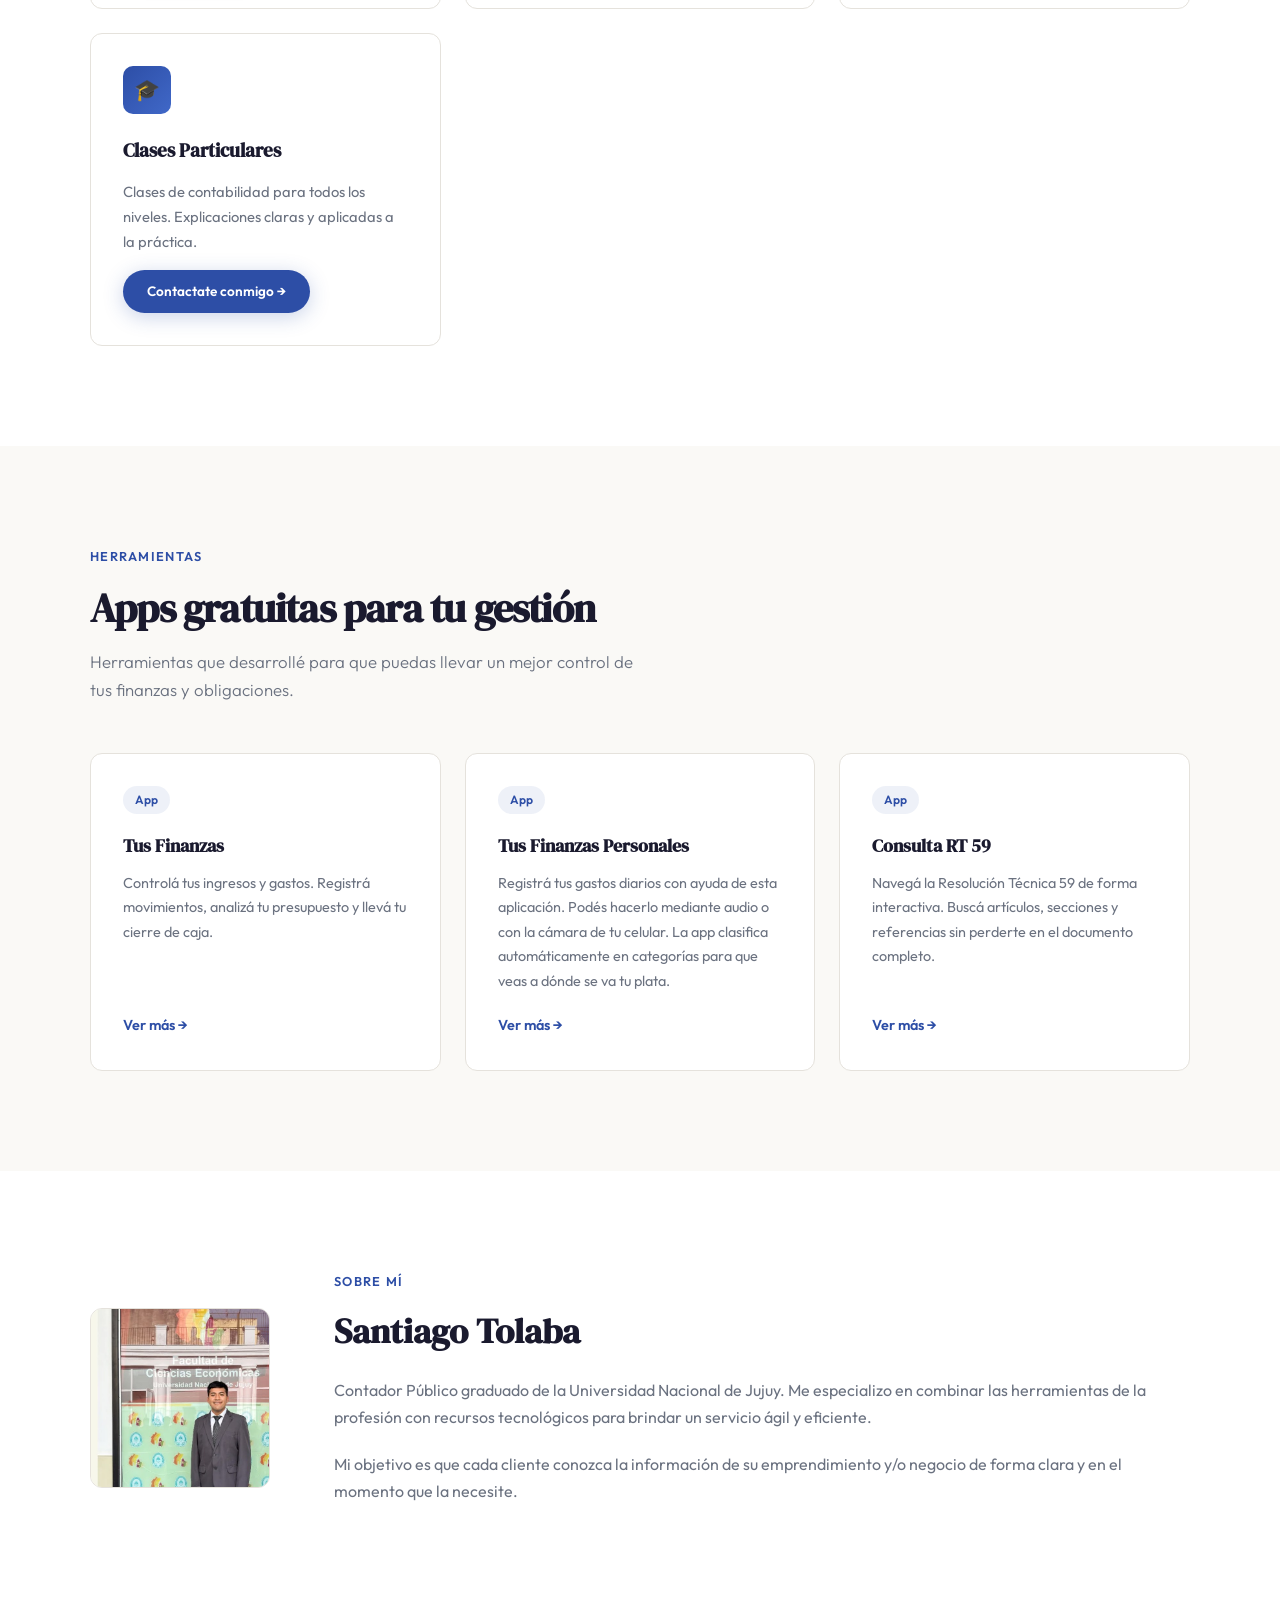
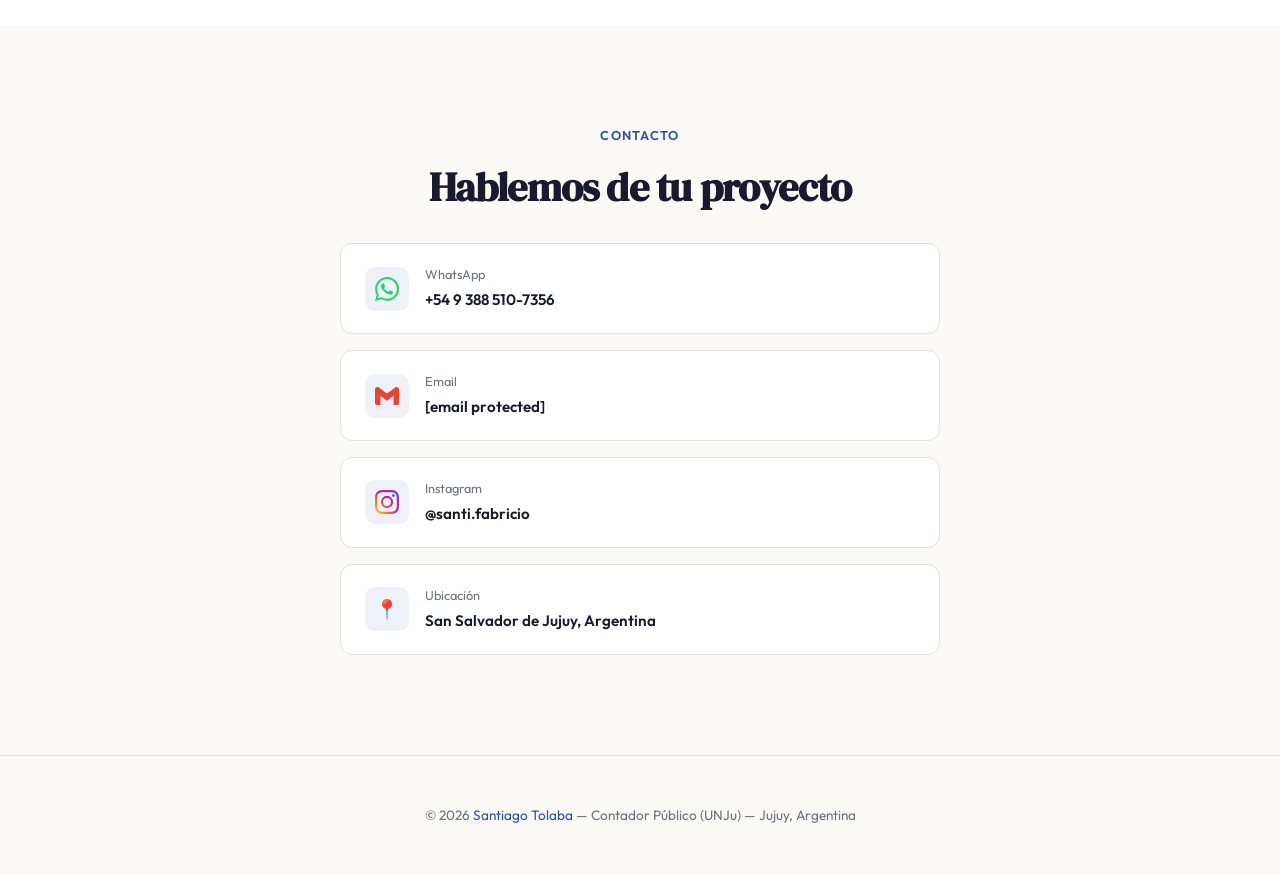
<file: index (30).html>
<!DOCTYPE html>
<html lang="es">
<head>
    <meta charset="UTF-8">
    <meta name="viewport" content="width=device-width, initial-scale=1.0">
    <meta name="description" content="Contador Público - Santiago Tolaba. Servicios contables, impositivos y tecnológicos en San Salvador de Jujuy.">
    <title>Contador Santiago Tolaba | San Salvador de Jujuy</title>
    <link rel="preconnect" href="https://fonts.googleapis.com">
    <link href="https://fonts.googleapis.com/css2?family=DM+Serif+Display&family=Outfit:wght@300;400;500;600;700&display=swap" rel="stylesheet">
    <style>
        /* ═══════════════════════════════════════════
           VARIABLES Y RESET
           ═══════════════════════════════════════════ */
        :root {
            --color-ink: #1a1a2e;
            --color-paper: #faf9f6;
            --color-accent: #2d4ea6;
            --color-accent-light: #4068c8;
            --color-accent-glow: #95b5d540;
            --color-warm: #b7864b;
            --color-muted: #6b7280;
            --color-border: #e5e2dc;
            --color-card: #ffffff;
            --color-card-hover: #f0f4fd;
            --font-display: 'DM Serif Display', Georgia, serif;
            --font-body: 'Outfit', system-ui, sans-serif;
            --max-width: 1100px;
            --radius: 12px;
        }

        *, *::before, *::after {
            margin: 0;
            padding: 0;
            box-sizing: border-box;
        }

        html {
            scroll-behavior: smooth;
            scroll-padding-top: 80px;
        }

        body {
            font-family: var(--font-body);
            color: var(--color-ink);
            background: var(--color-paper);
            line-height: 1.7;
            font-weight: 400;
            -webkit-font-smoothing: antialiased;
        }

        /* ═══════════════════════════════════════════
           NAVEGACIÓN
           ═══════════════════════════════════════════ */
        nav {
            position: fixed;
            top: 0;
            left: 0;
            right: 0;
            z-index: 100;
            background: rgba(250, 249, 246, 0.85);
            backdrop-filter: blur(20px);
            -webkit-backdrop-filter: blur(20px);
            border-bottom: 1px solid var(--color-border);
            transition: box-shadow 0.3s ease;
        }

        nav.scrolled {
            box-shadow: 0 4px 30px rgba(0,0,0,0.06);
        }

        .nav-inner {
            max-width: var(--max-width);
            margin: 0 auto;
            padding: 0 2rem;
            display: flex;
            align-items: center;
            justify-content: flex-end;
            height: 70px;
        }

        .nav-logo {
            font-family: var(--font-display);
            font-size: 1.25rem;
            color: var(--color-accent);
            text-decoration: none;
            letter-spacing: -0.02em;
        }

        .nav-links {
            display: flex;
            gap: 2rem;
            list-style: none;
        }

        .nav-links a {
            text-decoration: none;
            color: var(--color-muted);
            font-size: 0.9rem;
            font-weight: 500;
            transition: color 0.2s;
            position: relative;
        }

        .nav-links a::after {
            content: '';
            position: absolute;
            bottom: -4px;
            left: 0;
            width: 0;
            height: 2px;
            background: var(--color-accent);
            transition: width 0.3s ease;
        }

        .nav-links a:hover {
            color: var(--color-ink);
        }

        .nav-links a:hover::after {
            width: 100%;
        }

        .nav-toggle {
            display: none;
            background: none;
            border: none;
            cursor: pointer;
            padding: 8px;
        }

        .nav-toggle span {
            display: block;
            width: 22px;
            height: 2px;
            background: var(--color-ink);
            margin: 5px 0;
            transition: all 0.3s;
            border-radius: 2px;
        }

        /* ═══════════════════════════════════════════
           HERO
           ═══════════════════════════════════════════ */
        .hero {
            min-height: 100vh;
            display: flex;
            align-items: center;
            justify-content: center;
            text-align: center;
            padding: 120px 2rem 80px;
            position: relative;
            overflow: hidden;
        }

        .hero::before {
            content: '';
            position: absolute;
            top: -200px;
            right: -200px;
            width: 600px;
            height: 600px;
            background: radial-gradient(circle, var(--color-accent-glow) 0%, transparent 70%);
            pointer-events: none;
        }

        .hero::after {
            content: '';
            position: absolute;
            bottom: -100px;
            left: -100px;
            width: 400px;
            height: 400px;
            background: radial-gradient(circle, rgba(183, 134, 75, 0.08) 0%, transparent 70%);
            pointer-events: none;
        }

        .hero-badge {
            display: inline-block;
            background: var(--color-accent);
            color: white;
            padding: 6px 18px;
            border-radius: 50px;
            font-size: 0.8rem;
            font-weight: 600;
            letter-spacing: 0.08em;
            text-transform: uppercase;
            margin-bottom: 2rem;
            animation: fadeSlideUp 0.8s ease both;
        }

        .hero h1 {
            font-family: var(--font-display);
            font-size: clamp(2.5rem, 6vw, 4.2rem);
            line-height: 1.15;
            color: var(--color-ink);
            margin-bottom: 1.5rem;
            letter-spacing: -0.02em;
            animation: fadeSlideUp 0.8s ease 0.15s both;
        }

        .hero h1 span {
            color: var(--color-accent);
        }

        .hero-subtitle {
            font-size: 1.15rem;
            color: var(--color-muted);
            max-width: 550px;
            margin: 0 auto 2.5rem;
            font-weight: 300;
            animation: fadeSlideUp 0.8s ease 0.3s both;
        }

        .hero-buttons {
            display: flex;
            gap: 1rem;
            justify-content: center;
            flex-wrap: wrap;
            animation: fadeSlideUp 0.8s ease 0.45s both;
        }

        .btn {
            display: inline-flex;
            align-items: center;
            gap: 8px;
            padding: 14px 32px;
            border-radius: 50px;
            font-family: var(--font-body);
            font-size: 0.95rem;
            font-weight: 600;
            text-decoration: none;
            transition: all 0.3s ease;
            cursor: pointer;
            border: none;
        }

        .btn-primary {
            background: var(--color-accent);
            color: white;
            box-shadow: 0 4px 20px rgba(45, 78, 166, 0.25);
        }

        .btn-primary:hover {
            background: var(--color-accent-light);
            transform: translateY(-2px);
            box-shadow: 0 8px 30px rgba(45, 78, 166, 0.3);
        }

        .btn-outline {
            background: transparent;
            color: var(--color-ink);
            border: 2px solid var(--color-border);
        }

        .btn-outline:hover {
            border-color: var(--color-accent);
            color: var(--color-accent);
            transform: translateY(-2px);
        }

        /* ═══════════════════════════════════════════
           SECCIONES GENERALES
           ═══════════════════════════════════════════ */
        section {
            padding: 100px 2rem;
        }

        .container {
            max-width: var(--max-width);
            margin: 0 auto;
        }

        .section-label {
            font-size: 0.8rem;
            font-weight: 600;
            letter-spacing: 0.1em;
            text-transform: uppercase;
            color: var(--color-accent);
            margin-bottom: 1rem;
        }

        .section-title {
            font-family: var(--font-display);
            font-size: clamp(1.8rem, 4vw, 2.5rem);
            line-height: 1.2;
            margin-bottom: 1rem;
            letter-spacing: -0.02em;
        }

        .section-desc {
            color: var(--color-muted);
            max-width: 560px;
            margin-bottom: 3rem;
            font-weight: 300;
            font-size: 1.05rem;
        }

        /* ═══════════════════════════════════════════
           SERVICIOS
           ═══════════════════════════════════════════ */
        #servicios {
            background: var(--color-card);
        }

        .services-grid {
            display: grid;
            grid-template-columns: repeat(auto-fit, minmax(300px, 1fr));
            gap: 1.5rem;
        }

        .service-card {
            padding: 2rem;
            border-radius: var(--radius);
            border: 1px solid var(--color-border);
            transition: all 0.3s ease;
            position: relative;
            overflow: hidden;
        }

        .service-card::before {
            content: '';
            position: absolute;
            top: 0;
            left: 0;
            right: 0;
            height: 3px;
            background: var(--color-accent);
            transform: scaleX(0);
            transform-origin: left;
            transition: transform 0.4s ease;
        }

        .service-card:hover {
            border-color: var(--color-accent-glow);
            background: var(--color-card-hover);
            transform: translateY(-4px);
            box-shadow: 0 12px 40px rgba(0,0,0,0.06);
        }

        .service-card:hover::before {
            transform: scaleX(1);
        }

        .service-icon {
            width: 48px;
            height: 48px;
            border-radius: 10px;
            background: linear-gradient(135deg, var(--color-accent), var(--color-accent-light));
            display: flex;
            align-items: center;
            justify-content: center;
            margin-bottom: 1.25rem;
            font-size: 1.3rem;
        }

        .service-card h3 {
            font-family: var(--font-display);
            font-size: 1.2rem;
            margin-bottom: 0.75rem;
        }

        .service-card p {
            color: var(--color-muted);
            font-size: 0.92rem;
            line-height: 1.7;
        }

        /* ═══════════════════════════════════════════
           HERRAMIENTAS / APPS
           ═══════════════════════════════════════════ */
        .tools-grid {
            display: grid;
            grid-template-columns: repeat(auto-fit, minmax(320px, 1fr));
            gap: 1.5rem;
        }

        .tool-card {
            padding: 2rem;
            border-radius: var(--radius);
            background: var(--color-card);
            border: 1px solid var(--color-border);
            transition: all 0.3s ease;
            display: flex;
            flex-direction: column;
        }

        .tool-card:hover {
            transform: translateY(-4px);
            box-shadow: 0 12px 40px rgba(0,0,0,0.06);
        }

        .tool-tag {
            display: inline-block;
            background: rgba(45, 78, 166, 0.08);
            color: var(--color-accent);
            padding: 4px 12px;
            border-radius: 50px;
            font-size: 0.75rem;
            font-weight: 600;
            margin-bottom: 1rem;
            align-self: flex-start;
        }

        .tool-card h3 {
            font-family: var(--font-display);
            font-size: 1.15rem;
            margin-bottom: 0.6rem;
        }

        .tool-card p {
            color: var(--color-muted);
            font-size: 0.9rem;
            flex-grow: 1;
            margin-bottom: 1.25rem;
        }

        .tool-link {
            color: var(--color-accent);
            font-weight: 600;
            font-size: 0.9rem;
            text-decoration: none;
            display: inline-flex;
            align-items: center;
            gap: 6px;
            transition: gap 0.3s ease;
        }

        .tool-link:hover {
            gap: 10px;
        }

        /* ═══════════════════════════════════════════
           SOBRE MÍ
           ═══════════════════════════════════════════ */
        #sobre-mi {
            background: var(--color-card);
        }

        .about-photo {
            width: 180px;
            height: 180px;
            border-radius: 12px;
            overflow: hidden;
            border: 1px solid var(--color-border);
            flex-shrink: 0;
        }

        .about-photo img {
            width: 100%;
            height: 100%;
            object-fit: cover;
            object-position: top;
        }

        .about-content {
            display: grid;
            grid-template-columns: 180px 1fr;
            gap: 4rem;
            align-items: center;
        }

        .about-image {
            aspect-ratio: 4/5;
            border-radius: var(--radius);
            background: linear-gradient(135deg, var(--color-accent-glow), rgba(183,134,75,0.1));
            display: flex;
            align-items: center;
            justify-content: center;
            font-size: 5rem;
            border: 1px solid var(--color-border);
            position: relative;
            overflow: hidden;
        }

        .about-image::after {
            content: '';
            position: absolute;
            inset: 8px;
            border: 1px solid rgba(45, 78, 166, 0.15);
            border-radius: 8px;
            pointer-events: none;
        }

        .about-text h2 {
            font-family: var(--font-display);
            font-size: clamp(1.6rem, 3vw, 2.2rem);
            margin-bottom: 1.5rem;
            line-height: 1.25;
        }

        .about-text p {
            color: var(--color-muted);
            margin-bottom: 1.25rem;
            font-size: 1rem;
        }

        .about-stats {
            display: flex;
            gap: 2.5rem;
            margin-top: 2rem;
            padding-top: 2rem;
            border-top: 1px solid var(--color-border);
        }

        .stat-item strong {
            display: block;
            font-family: var(--font-display);
            font-size: 1.8rem;
            color: var(--color-accent);
        }

        .stat-item span {
            font-size: 0.85rem;
            color: var(--color-muted);
        }

        /* ═══════════════════════════════════════════
           CONTACTO
           ═══════════════════════════════════════════ */
        .contact-wrapper {
            max-width: 600px;
            margin: 0 auto;
            text-align: center;
        }

        .contact-wrapper .section-desc {
            margin-left: auto;
            margin-right: auto;
        }

        .contact-methods {
            display: flex;
            flex-direction: column;
            gap: 1rem;
            margin-top: 2rem;
        }

        .contact-item {
            display: flex;
            align-items: center;
            gap: 1rem;
            padding: 1.25rem 1.5rem;
            background: var(--color-card);
            border: 1px solid var(--color-border);
            border-radius: var(--radius);
            text-decoration: none;
            color: var(--color-ink);
            transition: all 0.3s ease;
        }

        .contact-item:hover {
            border-color: var(--color-accent);
            transform: translateX(4px);
            box-shadow: 0 4px 20px rgba(0,0,0,0.04);
        }

        .contact-icon {
            width: 44px;
            height: 44px;
            border-radius: 10px;
            background: rgba(45, 78, 166, 0.08);
            display: flex;
            align-items: center;
            justify-content: center;
            flex-shrink: 0;
            font-size: 1.2rem;
        }

        .contact-item-text {
            text-align: left;
        }

        .contact-item-text small {
            display: block;
            color: var(--color-muted);
            font-size: 0.8rem;
        }

        .contact-item-text span {
            font-weight: 600;
            font-size: 0.95rem;
        }

        /* ═══════════════════════════════════════════
           MODAL FORMULARIO
           ═══════════════════════════════════════════ */
        .modal-overlay {
            display: none;
            position: fixed;
            inset: 0;
            background: rgba(0,0,0,0.5);
            backdrop-filter: blur(4px);
            z-index: 200;
            align-items: center;
            justify-content: center;
            padding: 2rem;
        }

        .modal-overlay.active {
            display: flex;
        }

        .modal-box {
            background: var(--color-card);
            border-radius: var(--radius);
            max-width: 500px;
            width: 100%;
            padding: 2.5rem;
            position: relative;
            box-shadow: 0 20px 60px rgba(0,0,0,0.15);
            max-height: 90vh;
            overflow-y: auto;
        }

        .modal-close {
            position: absolute;
            top: 1rem;
            right: 1rem;
            background: none;
            border: none;
            font-size: 1.5rem;
            cursor: pointer;
            color: var(--color-muted);
            width: 36px;
            height: 36px;
            display: flex;
            align-items: center;
            justify-content: center;
            border-radius: 50%;
            transition: background 0.2s;
        }

        .modal-close:hover {
            background: rgba(0,0,0,0.05);
        }

        .modal-box h3 {
            font-family: var(--font-display);
            font-size: 1.4rem;
            margin-bottom: 0.5rem;
        }

        .modal-box .modal-subtitle {
            color: var(--color-muted);
            font-size: 0.9rem;
            margin-bottom: 2rem;
        }

        .form-group {
            margin-bottom: 1.25rem;
        }

        .form-group label {
            display: block;
            font-weight: 600;
            font-size: 0.85rem;
            margin-bottom: 0.4rem;
            color: var(--color-ink);
        }

        .form-group input,
        .form-group textarea {
            width: 100%;
            padding: 12px 14px;
            border: 1px solid var(--color-border);
            border-radius: 8px;
            font-family: var(--font-body);
            font-size: 0.95rem;
            color: var(--color-ink);
            background: var(--color-paper);
            transition: border-color 0.2s;
            outline: none;
        }

        .form-group input:focus,
        .form-group textarea:focus {
            border-color: var(--color-accent);
        }

        .form-group input::placeholder,
        .form-group textarea::placeholder {
            color: #b0b0b0;
        }

        .form-group textarea {
            resize: vertical;
            min-height: 80px;
        }

        .btn-submit {
            width: 100%;
            margin-top: 0.5rem;
        }

        .form-success {
            display: none;
            text-align: center;
            padding: 2rem 0;
        }

        .form-success .check-icon {
            font-size: 3rem;
            margin-bottom: 1rem;
        }

        .form-success h3 {
            margin-bottom: 0.5rem;
        }

        .form-success p {
            color: var(--color-muted);
        }

        /* ═══════════════════════════════════════════
           FOOTER
           ═══════════════════════════════════════════ */
        footer {
            text-align: center;
            padding: 3rem 2rem;
            border-top: 1px solid var(--color-border);
            color: var(--color-muted);
            font-size: 0.85rem;
        }

        footer span {
            color: var(--color-accent);
        }

        /* ═══════════════════════════════════════════
           ANIMACIONES
           ═══════════════════════════════════════════ */
        @keyframes fadeSlideUp {
            from {
                opacity: 0;
                transform: translateY(30px);
            }
            to {
                opacity: 1;
                transform: translateY(0);
            }
        }



        /* ═══════════════════════════════════════════
           RESPONSIVE
           ═══════════════════════════════════════════ */
        @media (max-width: 768px) {
            .nav-links {
                display: none;
                position: absolute;
                top: 70px;
                left: 0;
                right: 0;
                background: rgba(250, 249, 246, 0.98);
                backdrop-filter: blur(20px);
                flex-direction: column;
                padding: 1.5rem 2rem;
                gap: 1.25rem;
                border-bottom: 1px solid var(--color-border);
            }

            .nav-links.open {
                display: flex;
            }

            .nav-toggle {
                display: block;
            }

            .about-photo {
            width: 180px;
            height: 180px;
            border-radius: 12px;
            overflow: hidden;
            border: 1px solid var(--color-border);
            flex-shrink: 0;
        }

        .about-photo img {
            width: 100%;
            height: 100%;
            object-fit: cover;
            object-position: top;
        }

        .about-content {
                grid-template-columns: 180px 1fr;
                gap: 2rem;
            }

            .about-image {
                max-height: 300px;
            }

            .about-content {
                grid-template-columns: 1fr;
            }

            .about-photo {
                width: 140px;
                height: 140px;
                margin: 0 auto;
            }

            section {
                padding: 70px 1.5rem;
            }

            .services-grid,
            .tools-grid {
                grid-template-columns: 180px 1fr;
            }
        }
    </style>
</head>
<body>

    <!-- ═══════════ NAVEGACIÓN ═══════════ -->
    <nav>
        <div class="nav-inner">
            
            <ul class="nav-links" id="navLinks">
                <li><a href="#servicios">Servicios</a></li>
                <li><a href="#herramientas">Herramientas</a></li>
                <li><a href="#sobre-mi">Sobre mí</a></li>
                <li><a href="#contacto">Contacto</a></li>
            </ul>
            <button class="nav-toggle" id="navToggle" aria-label="Menú">
                <span></span>
                <span></span>
                <span></span>
            </button>
        </div>
    </nav>

    <!-- ═══════════ HERO ═══════════ -->
    <section class="hero">
        <div>
            <h1 style="font-family:var(--font-display);font-size:clamp(2.5rem,6vw,4.2rem);line-height:1.15;letter-spacing:-0.02em;margin-bottom:1rem;">Estudio Contable Tolaba</h1>
            <div class="hero-badge">Santiago F. Tolaba — Contador Público</div>
            
            <p class="hero-subtitle">
                Asesoramiento para emprendedores y pymes. Combino herramientas digitales para optimizar tu administración, garantizando que tomes decisiones seguras, con datos precisos y de forma oportuna.
            </p>
            <div class="hero-buttons">
                <a href="#contacto" class="btn btn-primary">Contactame →</a>
                <a href="#servicios" class="btn btn-outline">Ver servicios</a>
            </div>
        </div>
    </section>

    <!-- ═══════════ SERVICIOS ═══════════ -->
    <section id="servicios">
        <div class="container">
            <div class="section-label">Servicios</div>
            <h2 class="section-title">¿En qué puedo ayudarte?</h2>
            <p class="section-desc">
                Servicios profesionales adaptados a monotributistas, autónomos y PyMEs.
            </p>
            <div class="services-grid">
                <div class="service-card">
                    <div class="service-icon">📋</div>
                    <h3>Monotributistas</h3>
                    <p style="margin-bottom:0.3rem;">Asesoramiento integral para emprendedores</p>
                    <p style="margin-bottom:0.3rem;">Facturación</p>
                    <p style="margin-bottom:0.3rem;">Diseño de sistemas de gestión para pequeños negocios</p>
                    <p style="margin-bottom:1rem;font-style:italic;">Entre otros servicios (consultar)</p>
                    <a href="#contacto" class="btn btn-primary" style="padding:10px 24px;font-size:0.85rem;">Contactarme →</a>
                </div>
                <div class="service-card">
                    <div class="service-icon">📊</div>
                    <h3>Responsables Inscriptos</h3>
                    <p style="margin-bottom:0.3rem;">Elaboración de Estados Contables</p>
                    <p style="margin-bottom:0.3rem;">Liquidación de impuestos (IVA, Ganancias, etc)</p>
                    <p style="margin-bottom:0.3rem;">Liquidación de sueldos</p>
                    <p style="margin-bottom:1rem;font-style:italic;">Entre otros servicios (consultar)</p>
                    <a href="#contacto" class="btn btn-primary" style="padding:10px 24px;font-size:0.85rem;">Contactarme →</a>
                </div>
                <div class="service-card">
                    <div class="service-icon">⚙️</div>
                    <h3>Soluciones Tecnológicas</h3>
                    <p>Desarrollo de herramientas digitales a medida: sistemas de gestión, bots de consulta, apps para uso personal.</p>
                </div>
                <div class="service-card">
                    <div class="service-icon">🎓</div>
                    <h3>Clases Particulares</h3>
                    <p>Clases de contabilidad para todos los niveles. Explicaciones claras y aplicadas a la práctica.</p>
                    <a href="#clases-form" class="btn btn-primary" style="margin-top:1rem;padding:10px 24px;font-size:0.85rem;">Contactate conmigo →</a>
                </div>
            </div>
        </div>
    </section>

    <!-- ═══════════ HERRAMIENTAS ═══════════ -->
    <section id="herramientas">
        <div class="container">
            <div class="section-label">Herramientas</div>
            <h2 class="section-title">Apps gratuitas para tu gestión</h2>
            <p class="section-desc">
                Herramientas que desarrollé para que puedas llevar un mejor control de tus finanzas y obligaciones.
            </p>
            <div class="tools-grid">
                <div class="tool-card">
                    <span class="tool-tag">App</span>
                    <h3>Tus Finanzas</h3>
                    <p>Controlá tus ingresos y gastos. Registrá movimientos, analizá tu presupuesto y llevá tu cierre de caja.</p>
                    <a href="app-tus-finanzas.html" target="_blank" class="tool-link">Ver más →</a>
                </div>
                <div class="tool-card">
                    <span class="tool-tag">App</span>
                    <h3>Tus Finanzas Personales</h3>
                    <p>Registrá tus gastos diarios con ayuda de esta aplicación. Podés hacerlo mediante audio o con la cámara de tu celular. La app clasifica automáticamente en categorías para que veas a dónde se va tu plata.</p>
                    <a href="app-tus-finanzas-personales.html" target="_blank" class="tool-link">Ver más →</a>
                </div>
                <div class="tool-card">
                    <span class="tool-tag">App</span>
                    <h3>Consulta RT 59</h3>
                    <p>Navegá la Resolución Técnica 59 de forma interactiva. Buscá artículos, secciones y referencias sin perderte en el documento completo.</p>
                    <a href="app-consulta-rt59.html" target="_blank" class="tool-link">Ver más →</a>
                </div>
            </div>
        </div>
    </section>

    <!-- ═══════════ SOBRE MÍ ═══════════ -->
    <section id="sobre-mi">
        <div class="container">
            <div class="about-content">
                <div class="about-photo">
                    <img src="foto-santiago.jpg" alt="Santiago Tolaba">
                </div>
                <div class="about-text">
                    <div class="section-label">Sobre mí</div>
                    <h2 >Santiago Tolaba</h2>
                    <p >
                        Contador Público graduado de la Universidad Nacional de Jujuy. Me especializo en combinar las herramientas de la profesión con recursos tecnológicos para brindar un servicio ágil y eficiente.
                    </p>
                    <p >
                        Mi objetivo es que cada cliente conozca la información de su emprendimiento y/o negocio de forma clara y en el momento que la necesite.
                    </p>

                </div>
            </div>
        </div>
    </section>

    <!-- ═══════════ CONTACTO ═══════════ -->
    <section id="contacto">
        <div class="container">
            <div class="contact-wrapper">
                <div class="section-label">Contacto</div>
                <h2 class="section-title">Hablemos de tu proyecto</h2>
                
                <div class="contact-methods">
                    <a href="https://wa.me/5493885107356" class="contact-item" target="_blank">
                        <div class="contact-icon"><svg viewBox="0 0 24 24" width="24" height="24" fill="#25D366"><path d="M17.472 14.382c-.297-.149-1.758-.867-2.03-.967-.273-.099-.471-.148-.67.15-.197.297-.767.966-.94 1.164-.173.199-.347.223-.644.075-.297-.15-1.255-.463-2.39-1.475-.883-.788-1.48-1.761-1.653-2.059-.173-.297-.018-.458.13-.606.134-.133.298-.347.446-.52.149-.174.198-.298.298-.497.099-.198.05-.371-.025-.52-.075-.149-.669-1.612-.916-2.207-.242-.579-.487-.5-.669-.51-.173-.008-.371-.01-.57-.01-.198 0-.52.074-.792.372-.272.297-1.04 1.016-1.04 2.479 0 1.462 1.065 2.875 1.213 3.074.149.198 2.096 3.2 5.077 4.487.709.306 1.262.489 1.694.625.712.227 1.36.195 1.871.118.571-.085 1.758-.719 2.006-1.413.248-.694.248-1.289.173-1.413-.074-.124-.272-.198-.57-.347m-5.421 7.403h-.004a9.87 9.87 0 01-5.031-1.378l-.361-.214-3.741.982.998-3.648-.235-.374a9.86 9.86 0 01-1.51-5.26c.001-5.45 4.436-9.884 9.888-9.884 2.64 0 5.122 1.03 6.988 2.898a9.825 9.825 0 012.893 6.994c-.003 5.45-4.437 9.884-9.885 9.884m8.413-18.297A11.815 11.815 0 0012.05 0C5.495 0 .16 5.335.157 11.892c0 2.096.547 4.142 1.588 5.945L.057 24l6.305-1.654a11.882 11.882 0 005.683 1.448h.005c6.554 0 11.89-5.335 11.893-11.893a11.821 11.821 0 00-3.48-8.413z"/></svg></div>
                        <div class="contact-item-text">
                            <small>WhatsApp</small>
                            <span>+54 9 388 510-7356</span>
                        </div>
                    </a>
                    <a href="/cdn-cgi/l/email-protection#b2c1c6ddded3d0d38582f2d5dfd3dbde9cd1dddf" class="contact-item">
                        <div class="contact-icon"><svg viewBox="0 0 24 24" width="24" height="24"><path fill="#EA4335" d="M24 5.457v13.909c0 .904-.732 1.636-1.636 1.636h-3.819V11.73L12 16.64l-6.545-4.91v9.273H1.636A1.636 1.636 0 010 19.366V5.457c0-2.023 2.309-3.178 3.927-1.964L5.455 4.64 12 9.548l6.545-4.91 1.528-1.145C21.69 2.28 24 3.434 24 5.457z"/></svg></div>
                        <div class="contact-item-text">
                            <small>Email</small>
                            <span><span class="__cf_email__" data-cfemail="592a2d3635383b386e69193e34383035773a3634">[email&#160;protected]</span></span>
                        </div>
                    </a>
                    <a href="https://www.instagram.com/santi.fabricio/" class="contact-item" target="_blank">
                        <div class="contact-icon"><svg viewBox="0 0 24 24" width="24" height="24"><defs><linearGradient id="ig" x1="0%" y1="100%" x2="100%" y2="0%"><stop offset="0%" stop-color="#feda75"/><stop offset="25%" stop-color="#fa7e1e"/><stop offset="50%" stop-color="#d62976"/><stop offset="75%" stop-color="#962fbf"/><stop offset="100%" stop-color="#4f5bd5"/></linearGradient></defs><path fill="url(#ig)" d="M12 2.163c3.204 0 3.584.012 4.85.07 3.252.148 4.771 1.691 4.919 4.919.058 1.265.069 1.645.069 4.849 0 3.205-.012 3.584-.069 4.849-.149 3.225-1.664 4.771-4.919 4.919-1.266.058-1.644.07-4.85.07-3.204 0-3.584-.012-4.849-.07-3.26-.149-4.771-1.699-4.919-4.92-.058-1.265-.07-1.644-.07-4.849 0-3.204.013-3.583.07-4.849.149-3.227 1.664-4.771 4.919-4.919 1.266-.057 1.645-.069 4.849-.069zM12 0C8.741 0 8.333.014 7.053.072 2.695.272.273 2.69.073 7.052.014 8.333 0 8.741 0 12c0 3.259.014 3.668.072 4.948.2 4.358 2.618 6.78 6.98 6.98C8.333 23.986 8.741 24 12 24c3.259 0 3.668-.014 4.948-.072 4.354-.2 6.782-2.618 6.979-6.98.059-1.28.073-1.689.073-4.948 0-3.259-.014-3.667-.072-4.947-.196-4.354-2.617-6.78-6.979-6.98C15.668.014 15.259 0 12 0zm0 5.838a6.162 6.162 0 100 12.324 6.162 6.162 0 000-12.324zM12 16a4 4 0 110-8 4 4 0 010 8zm6.406-11.845a1.44 1.44 0 100 2.881 1.44 1.44 0 000-2.881z"/></svg></div>
                        <div class="contact-item-text">
                            <small>Instagram</small>
                            <span>@santi.fabricio</span>
                        </div>
                    </a>
                    <div class="contact-item">
                        <div class="contact-icon">📍</div>
                        <div class="contact-item-text">
                            <small>Ubicación</small>
                            <span>San Salvador de Jujuy, Argentina</span>
                        </div>
                    </div>
                </div>
            </div>
        </div>
    </section>

    <!-- ═══════════ MODAL CLASES ═══════════ -->
    <div class="modal-overlay" id="clasesModal">
        <div class="modal-box">
            <button class="modal-close" id="modalClose">✕</button>
            <div id="formContent">
                <h3>🎓 Clases Particulares</h3>
                <p class="modal-subtitle">Completa el formulario y me pongo en contacto con vos.</p>
                <div class="form-group">
                    <label>Institución</label>
                    <input type="text" id="fInstitucion" placeholder="Universidad, colegio, instituto...">
                </div>
                <div class="form-group">
                    <label>Materia</label>
                    <input type="text" id="fMateria" placeholder="Ej: Contabilidad I">
                </div>
                <div class="form-group">
                    <label>Año</label>
                    <input type="text" id="fAnio" placeholder="Ej: 2do año">
                </div>
                <div class="form-group">
                    <label>¿Qué tipo de preparación necesitás?</label>
                    <textarea id="fPreparacion" placeholder="Examen final, Examen parcial..."></textarea>
                </div>
                <div class="form-group">
                    <label>Teléfono de contacto</label>
                    <input type="tel" id="fTelefono" placeholder="Ej: 388 1234567">
                </div>
                <button class="btn btn-primary btn-submit" id="btnEnviar">Enviar consulta →</button>
            </div>
            <div class="form-success" id="formSuccess">
                <div class="check-icon">✅</div>
                <h3>¡Consulta enviada!</h3>
                <p>Me voy a comunicar con vos a la brevedad.</p>
            </div>
        </div>
    </div>

    <!-- ═══════════ FOOTER ═══════════ -->
    <footer>
        <p>© 2026 <span>Santiago Tolaba</span> — Contador Público (UNJu) — Jujuy, Argentina</p>
    </footer>

    <script>
        var navToggle = document.getElementById('navToggle');
        var navLinks = document.getElementById('navLinks');
        navToggle.addEventListener('click', function() { navLinks.classList.toggle('open'); });
        navLinks.querySelectorAll('a').forEach(function(link) {
            link.addEventListener('click', function() { navLinks.classList.remove('open'); });
        });
        var nav = document.querySelector('nav');
        window.addEventListener('scroll', function() {
            nav.classList.toggle('scrolled', window.scrollY > 50);
        });
        var modal = document.getElementById('clasesModal');
        var modalClose = document.getElementById('modalClose');
        var btnEnviar = document.getElementById('btnEnviar');
        document.querySelector('a[href="#clases-form"]').addEventListener('click', function(e) {
            e.preventDefault();
            modal.classList.add('active');
            document.body.style.overflow = 'hidden';
        });
        function cerrarModal() {
            modal.classList.remove('active');
            document.body.style.overflow = '';
        }
        modalClose.addEventListener('click', cerrarModal);
        modal.addEventListener('click', function(e) {
            if (e.target === modal) cerrarModal();
        });
        btnEnviar.addEventListener('click', function() {
            var institucion = document.getElementById('fInstitucion').value.trim();
            var materia = document.getElementById('fMateria').value.trim();
            var anio = document.getElementById('fAnio').value.trim();
            var preparacion = document.getElementById('fPreparacion').value.trim();
            var telefono = document.getElementById('fTelefono').value.trim();
            if (!materia || !telefono) {
                alert('Por favor completá al menos la materia y tu teléfono.');
                return;
            }
            var mensaje = 'Hola Santiago! Te contacto por las clases particulares:%0A' +
                '*Institución:* ' + institucion + '%0A' +
                '*Materia:* ' + materia + '%0A' +
                '*Año:* ' + anio + '%0A' +
                '*Preparación:* ' + preparacion + '%0A' +
                '*Mi teléfono:* ' + telefono;
            window.open('https://wa.me/5493885107356?text=' + mensaje, '_blank');
            document.getElementById('formContent').style.display = 'none';
            document.getElementById('formSuccess').style.display = 'block';
            setTimeout(cerrarModal, 2500);
        });
    </script>
</body>
</html>
</file>
<file: nua/style.css>
*,*::before,*::after{box-sizing:border-box;margin:0;padding:0}
:root{
  --bg:#f5f2ed;--bg-card:#fffdf9;--bg-sidebar:#1a1a2e;--bg-sidebar-hover:#252542;
  --bg-sidebar-active:#2d2d52;--text:#2c2c2c;--text-muted:#6b6b6b;--text-sidebar:#c8c8d8;
  --text-sidebar-active:#fff;--accent:#8b5e3c;--accent-light:#c9956b;--accent-bg:rgba(139,94,60,.07);
  --border:#e0dbd4;--para-num:#8b5e3c;--highlight:#fef3c7;--shadow:0 1px 3px rgba(0,0,0,.06);
  --radius:10px;--sidebar-w:340px;--font-body:'DM Sans',system-ui,sans-serif;
  --font-display:'DM Serif Display',Georgia,serif;
}
html{font-size:15px;scroll-behavior:smooth}
body{font-family:var(--font-body);background:var(--bg);color:var(--text);display:flex;min-height:100vh;overflow:hidden}

.sidebar{width:var(--sidebar-w);min-width:var(--sidebar-w);height:100vh;background:var(--bg-sidebar);
  display:flex;flex-direction:column;overflow:hidden;position:relative;z-index:10;transition:transform .3s ease}
.sidebar-header{padding:24px 20px 16px;border-bottom:1px solid rgba(255,255,255,.06)}
.sidebar-brand{font-family:var(--font-display);font-size:1.3rem;color:#fff;line-height:1.2}
.sidebar-brand small{display:block;font-family:var(--font-body);font-size:.7rem;color:var(--text-sidebar);font-weight:400;margin-top:4px;opacity:.7;letter-spacing:.3px}

.search-box{padding:12px 16px}
.search-wrap{position:relative}
.search-wrap svg{position:absolute;left:12px;top:50%;transform:translateY(-50%);color:rgba(255,255,255,.3);width:16px;height:16px;pointer-events:none;transition:color .2s}
.search-wrap:focus-within svg{color:var(--accent-light)}
.search-input{width:100%;padding:10px 12px 10px 38px;background:rgba(255,255,255,.06);border:1px solid rgba(255,255,255,.08);border-radius:8px;color:#fff;font-size:.82rem;font-family:var(--font-body);outline:none;transition:all .2s}
.search-input::placeholder{color:rgba(255,255,255,.28)}
.search-input:focus{background:rgba(255,255,255,.1);border-color:var(--accent-light)}

.sidebar-nav{flex:1;overflow-y:auto;padding:8px 0 20px;scrollbar-width:thin;scrollbar-color:rgba(255,255,255,.1) transparent}
.sidebar-nav::-webkit-scrollbar{width:5px}
.sidebar-nav::-webkit-scrollbar-thumb{background:rgba(255,255,255,.12);border-radius:9px}

.nav-titulo{padding:16px 20px 6px;font-size:.62rem;font-weight:600;color:rgba(255,255,255,.3);letter-spacing:1.2px;text-transform:uppercase}
.nav-cap{display:flex;align-items:center;gap:10px;padding:9px 20px;cursor:pointer;color:var(--text-sidebar);font-size:.82rem;font-weight:500;transition:all .15s;border-left:3px solid transparent;user-select:none}
.nav-cap:hover{background:var(--bg-sidebar-hover);color:#e8e8f0}
.nav-cap.active{background:var(--bg-sidebar-active);color:var(--text-sidebar-active);border-left-color:var(--accent-light)}
.nav-cap .cap-icon{font-size:1rem;flex-shrink:0;width:22px;text-align:center}
.nav-cap .cap-num{font-size:.65rem;color:rgba(255,255,255,.25);font-weight:600;margin-left:auto;flex-shrink:0}
.nav-sections{overflow:hidden;max-height:0;transition:max-height .35s ease}
.nav-sections.open{max-height:800px}
.nav-sec{display:block;padding:7px 20px 7px 52px;font-size:.75rem;color:rgba(255,255,255,.4);cursor:pointer;transition:all .15s;text-decoration:none;border-left:3px solid transparent}
.nav-sec:hover{color:rgba(255,255,255,.7);background:rgba(255,255,255,.02)}
.nav-sec.active{color:var(--accent-light);border-left-color:var(--accent-light);background:rgba(139,94,60,.08)}
.nav-sec .sec-range{font-size:.62rem;opacity:.5;margin-left:4px}

.nav-glosario{display:flex;align-items:center;gap:10px;padding:9px 20px;cursor:pointer;color:var(--text-sidebar);font-size:.82rem;font-weight:500;transition:all .15s;border-left:3px solid transparent;user-select:none;border-top:1px solid rgba(255,255,255,.04);margin-top:4px}
.nav-glosario:hover{background:var(--bg-sidebar-hover);color:#e8e8f0}
.nav-glosario.active{background:var(--bg-sidebar-active);color:var(--text-sidebar-active);border-left-color:var(--accent-light)}

.search-results{display:none;flex:1;overflow-y:auto;padding:8px 12px}
.search-results.visible{display:block}
.search-result{padding:10px 12px;border-radius:6px;cursor:pointer;margin-bottom:2px;transition:background .15s}
.search-result:hover{background:rgba(255,255,255,.06)}
.search-result .sr-para{font-size:.68rem;color:var(--accent-light);font-weight:600}
.search-result .sr-text{font-size:.75rem;color:rgba(255,255,255,.5);margin-top:2px;display:-webkit-box;-webkit-line-clamp:2;-webkit-box-orient:vertical;overflow:hidden}
.search-result .sr-text mark{background:transparent;color:var(--accent-light);font-weight:600}
.search-result .sr-cap{font-size:.62rem;color:rgba(255,255,255,.2);margin-top:3px}

.main{flex:1;height:100vh;overflow-y:auto;scroll-behavior:smooth}
.main-inner{max-width:800px;margin:0 auto;padding:36px 44px 100px}
.content-header{margin-bottom:32px;padding-bottom:20px;border-bottom:2px solid var(--border)}
.content-header h1{font-family:var(--font-display);font-size:1.75rem;color:var(--text);line-height:1.2}
.content-header .ch-subtitle{font-size:.82rem;color:var(--text-muted);margin-top:5px}
.section-block{margin-bottom:36px}
.section-title{font-family:var(--font-display);font-size:1.15rem;color:var(--accent);margin-bottom:16px;padding-bottom:8px;border-bottom:1px solid var(--border);scroll-margin-top:20px}

.paragraph{margin-bottom:12px;padding:12px 16px;background:var(--bg-card);border-radius:var(--radius);border:1px solid transparent;box-shadow:var(--shadow);transition:all .25s;line-height:1.65;font-size:.8rem;position:relative;scroll-margin-top:20px}
.paragraph:hover{border-color:var(--border)}
.paragraph.highlighted{border-color:var(--accent-light);background:#fffbf5;box-shadow:0 0 0 3px rgba(139,94,60,.1)}

.para-num{display:inline-flex;align-items:center;gap:5px;font-weight:700;color:var(--para-num);font-size:.75rem;margin-right:8px;font-family:var(--font-body);user-select:none;cursor:pointer;vertical-align:top}
.para-num .bullet{width:6px;height:6px;border-radius:50%;background:var(--accent-light);flex-shrink:0;opacity:.7}
.para-num:hover .bullet{opacity:1}

.para-subheader{font-weight:700;font-size:.82rem;color:var(--text);margin:20px 0 8px;
  padding:6px 0 4px;font-family:var(--font-body);letter-spacing:.2px}
.para-subheader.caps{font-size:.72rem;letter-spacing:.8px;color:var(--accent);text-transform:uppercase;
  margin-top:28px;padding-bottom:6px;border-bottom:1px solid var(--border)}

.para-text{display:inline}
.para-text .inciso{display:block;padding-left:20px;text-indent:-20px;margin-top:3px}
.para-text .sub-inciso{display:block;padding-left:40px;text-indent:-20px;margin-top:1px}
.para-text .bloque{display:block;margin-top:6px}
.para-text mark{background:var(--highlight);padding:1px 2px;border-radius:2px}

.para-ref{color:var(--accent);text-decoration:underline;text-decoration-style:dotted;text-underline-offset:2px;cursor:pointer;font-weight:500;transition:color .15s}
.para-ref:hover{color:var(--accent-light);text-decoration-style:solid}

.glosario-search{padding:0 0 20px;position:sticky;top:0;background:var(--bg);z-index:2}
.glosario-input{width:100%;padding:10px 14px 10px 38px;border:1px solid var(--border);border-radius:8px;font-size:.82rem;font-family:var(--font-body);background:var(--bg-card);outline:none;transition:border-color .2s}
.glosario-input:focus{border-color:var(--accent-light)}
.glosario-wrap{position:relative}
.glosario-wrap svg{position:absolute;left:12px;top:50%;transform:translateY(-50%);color:var(--text-muted);width:16px;height:16px;pointer-events:none}
.glosario-entry{margin-bottom:10px;padding:12px 16px;background:var(--bg-card);border-radius:var(--radius);box-shadow:var(--shadow);border:1px solid transparent;transition:border-color .2s}
.glosario-entry:hover{border-color:var(--border)}
.glosario-term{font-weight:700;color:var(--accent);font-size:.82rem;margin-bottom:4px}
.glosario-def{font-size:.78rem;line-height:1.6;color:var(--text)}
.glosario-letter{font-family:var(--font-display);font-size:1.4rem;color:var(--accent);margin:24px 0 10px;padding-bottom:4px;border-bottom:1px solid var(--border)}

.welcome{display:flex;flex-direction:column;align-items:center;justify-content:center;min-height:70vh;text-align:center;padding:40px}
.welcome-icon{margin-bottom:20px;color:var(--accent);opacity:.8}
.welcome h2{font-family:var(--font-display);font-size:1.7rem;color:var(--text);margin-bottom:12px}
.welcome p{color:var(--text-muted);font-size:.88rem;max-width:440px;line-height:1.6}
.welcome .stats{display:flex;gap:32px;margin-top:28px;flex-wrap:wrap;justify-content:center}
.welcome .stat{text-align:center}
.welcome .stat-num{font-family:var(--font-display);font-size:1.8rem;color:var(--accent)}
.welcome .stat-label{font-size:.72rem;color:var(--text-muted);margin-top:2px}
.welcome .hint{margin-top:24px;font-size:.75rem;color:var(--text-muted);opacity:.6}
.welcome .hint kbd{background:#e8e4de;padding:2px 6px;border-radius:4px;font-size:.7rem}

.back-top{position:fixed;bottom:24px;right:24px;width:40px;height:40px;border-radius:50%;background:var(--accent);color:#fff;border:none;cursor:pointer;font-size:1rem;box-shadow:0 4px 12px rgba(139,94,60,.3);opacity:0;transform:translateY(10px);transition:all .3s;display:flex;align-items:center;justify-content:center;z-index:20}
.back-top.visible{opacity:1;transform:translateY(0)}

.back-para{position:fixed;bottom:24px;left:50%;transform:translateX(-50%) translateY(20px);
  padding:10px 20px;border-radius:24px;background:var(--bg-sidebar);color:#fff;border:none;
  cursor:pointer;font-size:.78rem;font-weight:600;font-family:var(--font-body);
  box-shadow:0 4px 20px rgba(0,0,0,.25);opacity:0;pointer-events:none;
  transition:all .3s ease;display:flex;align-items:center;gap:8px;z-index:25;
  white-space:nowrap;max-width:90vw}
.back-para.visible{opacity:1;transform:translateX(-50%) translateY(0);pointer-events:auto}
.back-para:hover{background:var(--bg-sidebar-hover);box-shadow:0 6px 24px rgba(0,0,0,.3)}
.back-para svg{flex-shrink:0;opacity:.6}
.back-para .bp-label{opacity:.7;font-weight:400}
.back-top:hover{background:var(--accent-light);transform:translateY(-2px)}

.mobile-header{display:none;position:fixed;top:0;left:0;right:0;height:54px;background:var(--bg-sidebar);z-index:30;padding:0 16px;align-items:center;gap:12px}
.hamburger{background:none;border:none;color:#fff;font-size:1.4rem;cursor:pointer;padding:4px}
.mobile-header .mh-title{color:#fff;font-family:var(--font-display);font-size:.95rem}
.overlay{display:none;position:fixed;inset:0;background:rgba(0,0,0,.5);z-index:9}

.sidebar-tabs{display:flex;gap:0;margin-top:14px;border-radius:6px;overflow:hidden;border:1px solid rgba(255,255,255,.1)}
.sidebar-tab{flex:1;padding:7px 0;background:transparent;border:none;color:rgba(255,255,255,.35);font-size:.68rem;font-weight:600;letter-spacing:.8px;font-family:var(--font-body);cursor:pointer;transition:all .2s}
.sidebar-tab:hover{color:rgba(255,255,255,.6);background:rgba(255,255,255,.04)}
.sidebar-tab.active{background:rgba(255,255,255,.08);color:#fff}

.soporte-page{text-align:center;padding:60px 32px 40px}
.soporte-icon{margin-bottom:18px;color:var(--accent);opacity:.7}
.soporte-page h2{font-family:var(--font-display);font-size:1.5rem;color:var(--text);margin-bottom:10px}
.soporte-page .soporte-sub{color:var(--text-muted);font-size:.88rem;line-height:1.6;max-width:440px;margin:0 auto 32px}
.soporte-buttons{display:flex;flex-direction:column;gap:12px;max-width:360px;margin:0 auto}
.soporte-btn{display:flex;align-items:center;justify-content:center;gap:10px;padding:14px 20px;border-radius:10px;font-size:.88rem;font-weight:600;font-family:var(--font-body);text-decoration:none;transition:all .2s;border:none;cursor:pointer}
.soporte-btn:hover{transform:translateY(-1px);box-shadow:0 6px 20px rgba(0,0,0,.15)}
.soporte-btn.whatsapp{background:#25D366;color:#fff}
.soporte-btn.whatsapp:hover{background:#1ebe5a}
.soporte-btn.whatsapp svg{flex-shrink:0}
.soporte-footer{margin-top:40px;font-size:.72rem;color:var(--text-muted);opacity:.5}

@media(max-width:900px){
  .sidebar{position:fixed;left:0;top:0;bottom:0;transform:translateX(-100%);z-index:20;width:300px;min-width:300px}
  .sidebar.open{transform:translateX(0)}
  .overlay.open{display:block}
  .mobile-header{display:flex}
  .main{padding-top:54px}
  .main-inner{padding:20px 16px 80px}
  .content-header h1{font-size:1.35rem}
  .section-title{font-size:1rem}
  .paragraph{padding:10px 14px;font-size:.78rem}
}

.section-subheader {
  font-weight: 700;
  font-size: 0.78rem;
  letter-spacing: 0.08em;
  text-transform: uppercase;
  color: var(--text-muted, #888);
  padding: 1.4rem 1rem 0.4rem 1rem;
  margin-top: 0.5rem;
  border-top: 1px solid var(--border, #e5e7eb);
}
</file>
